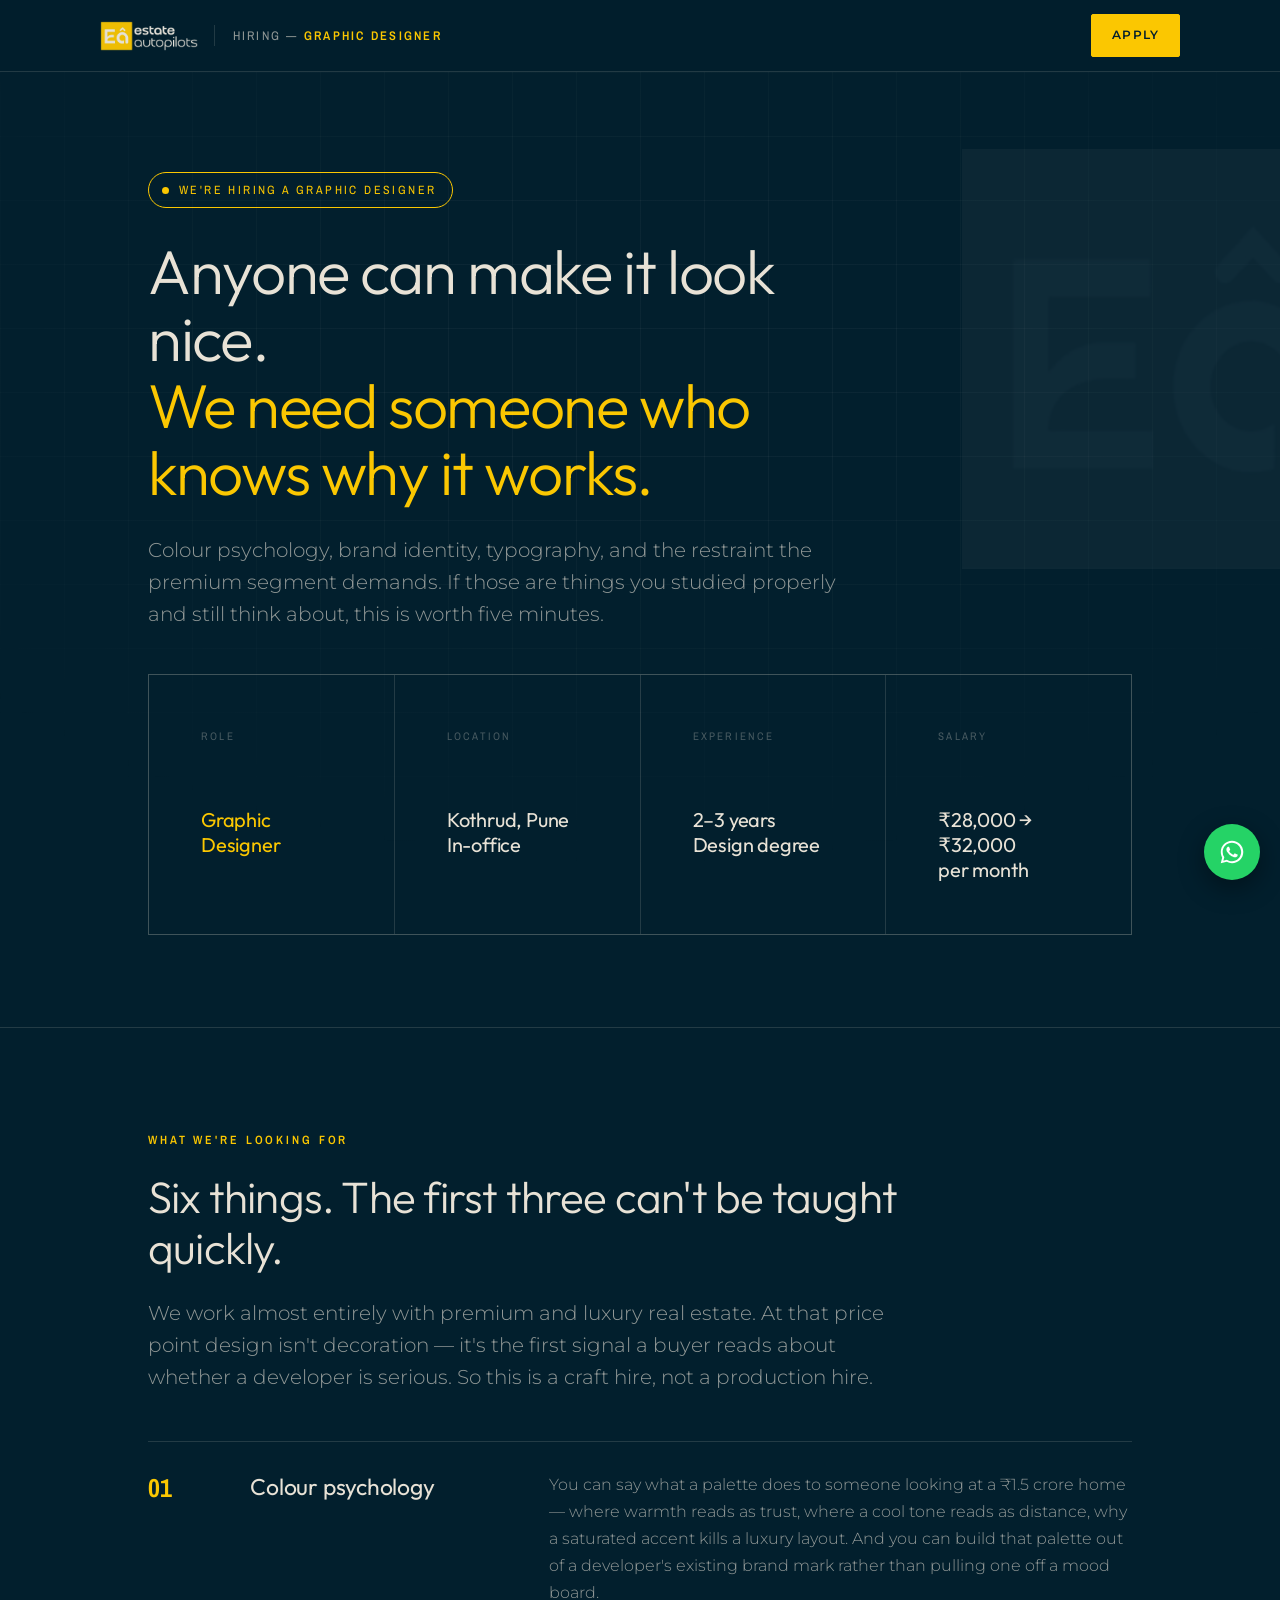
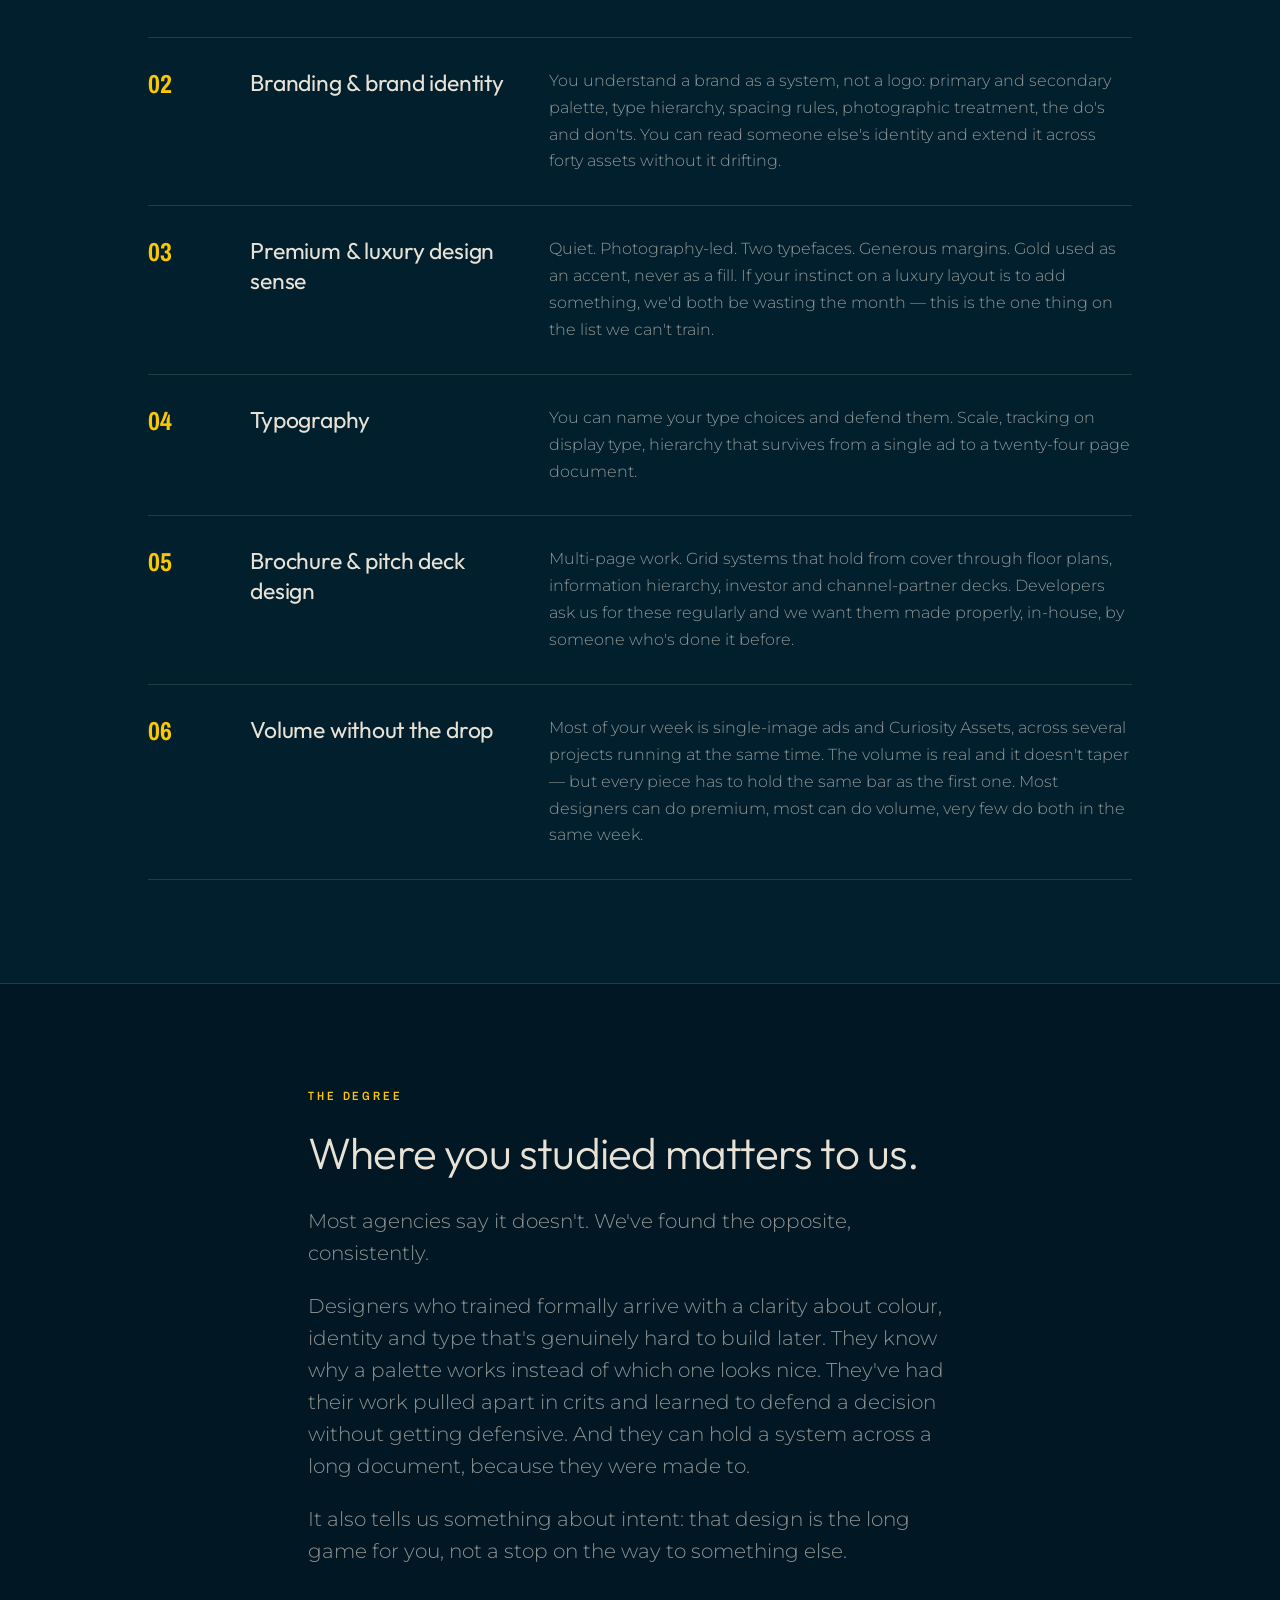
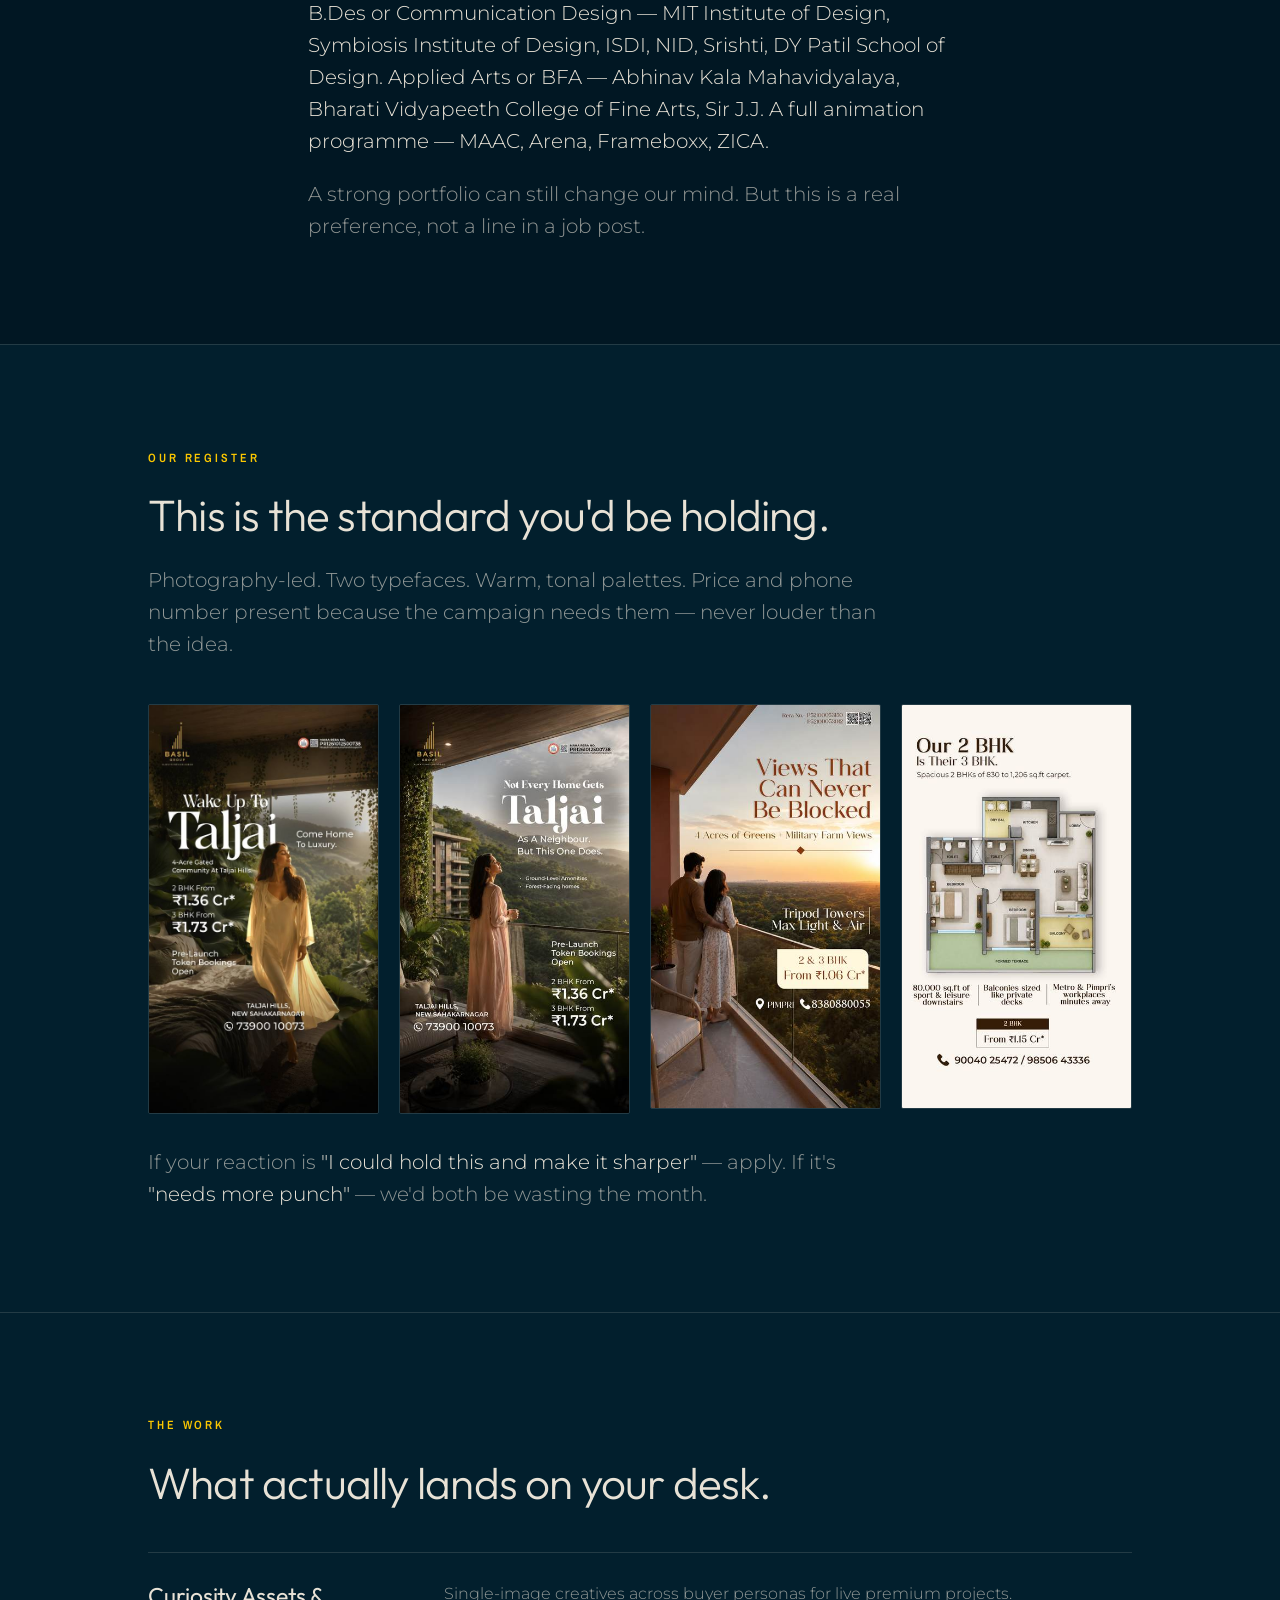
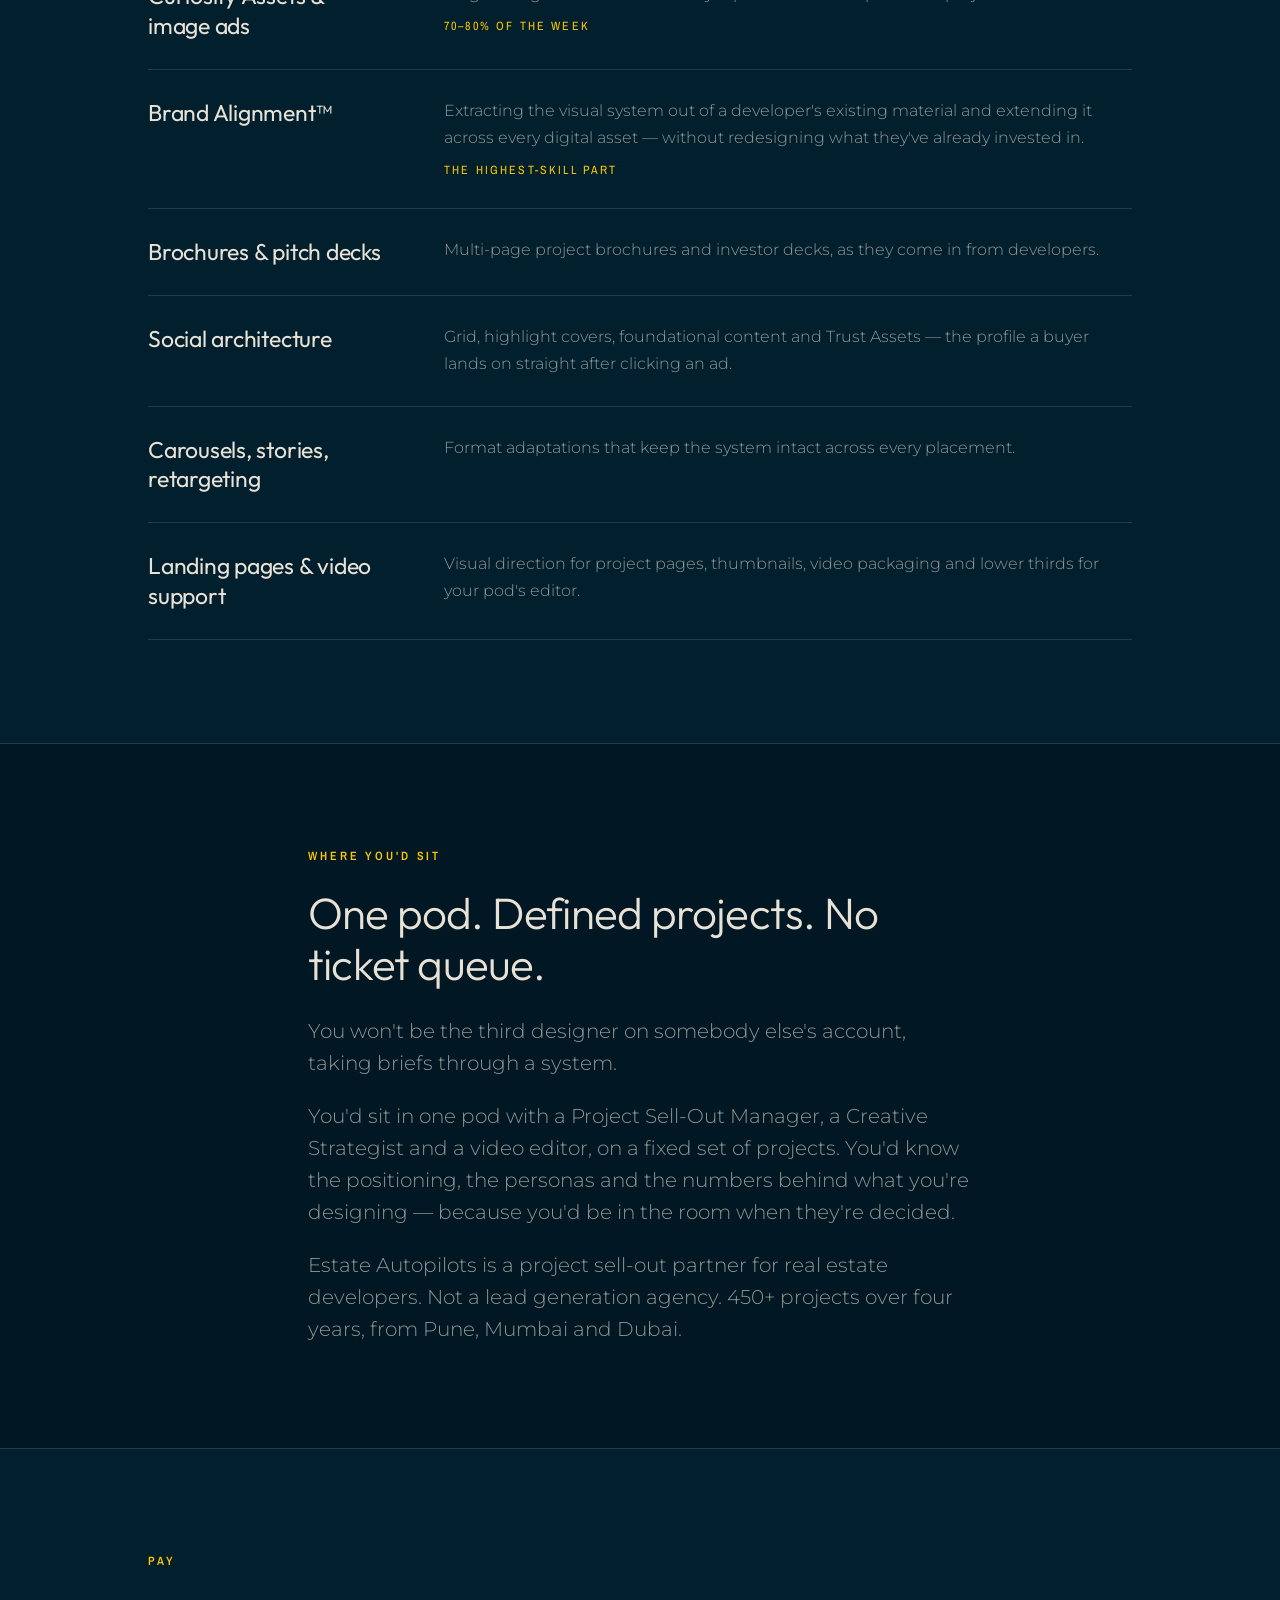
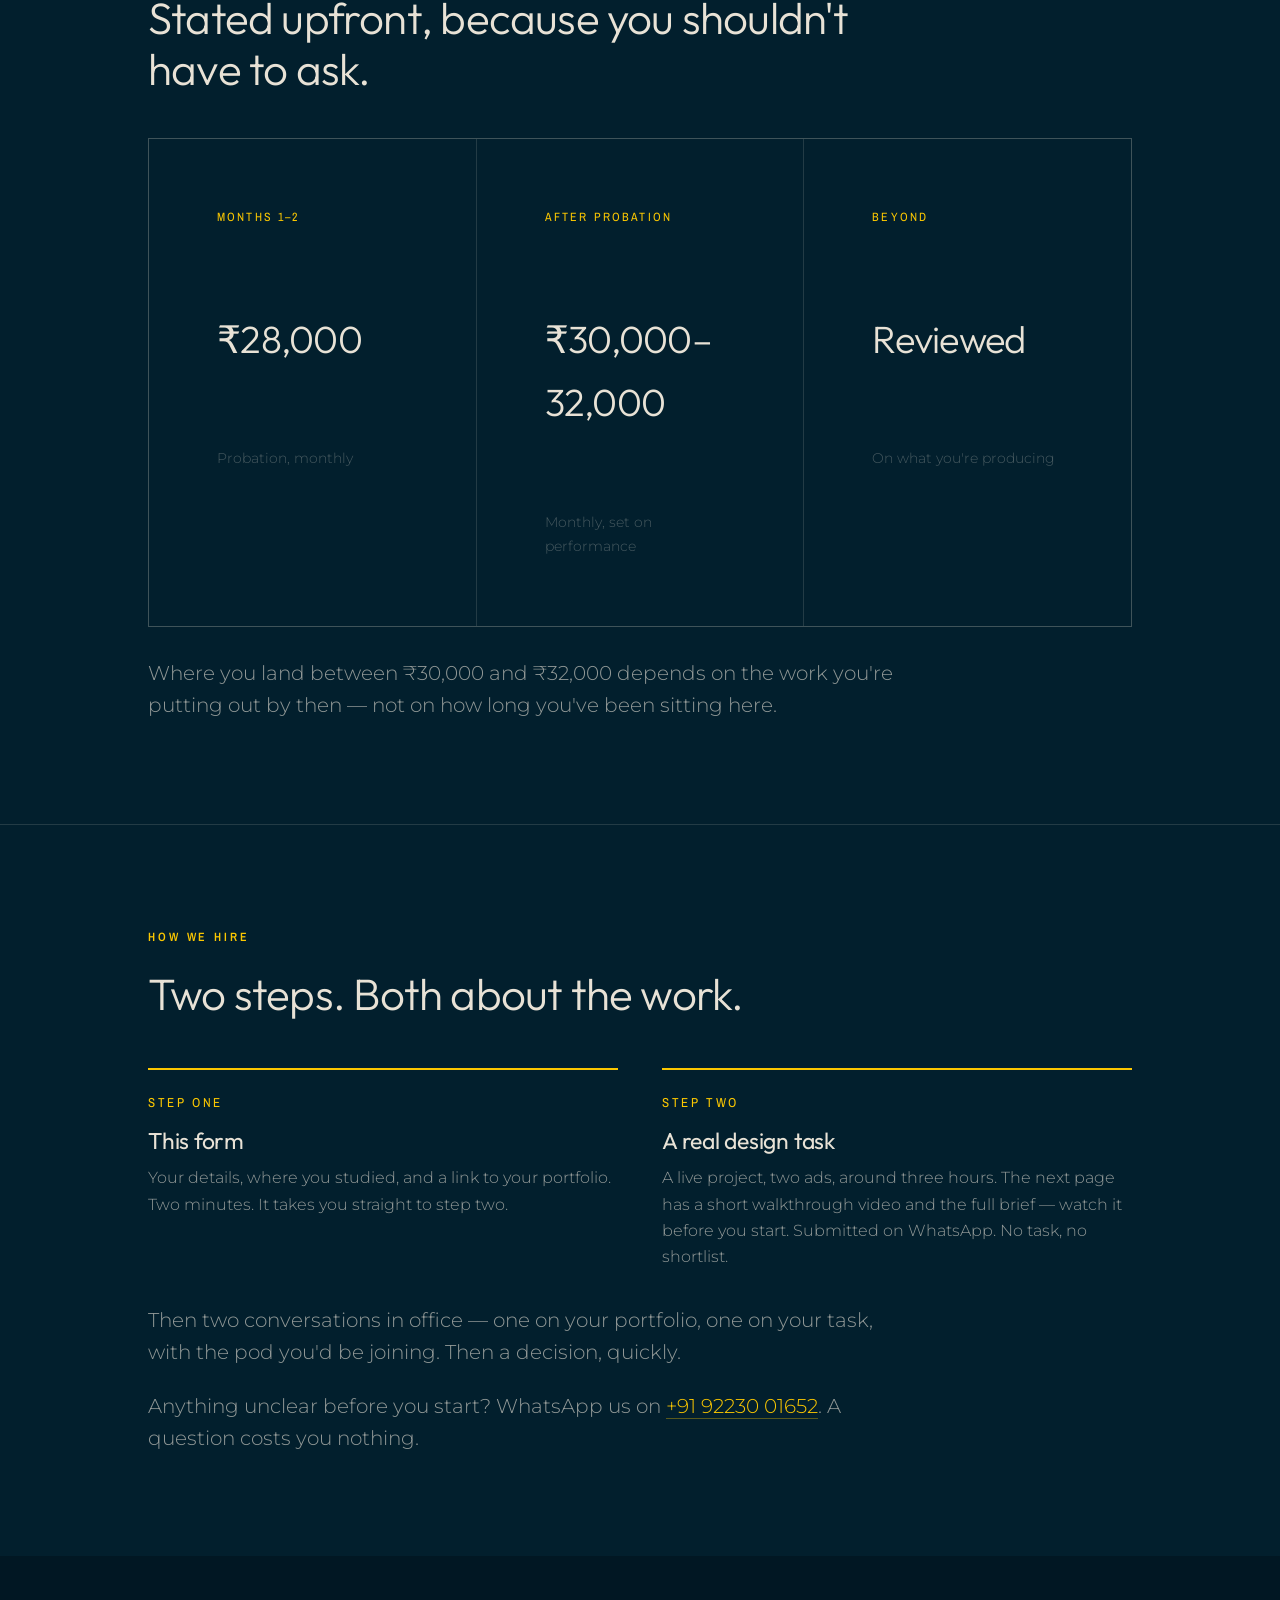
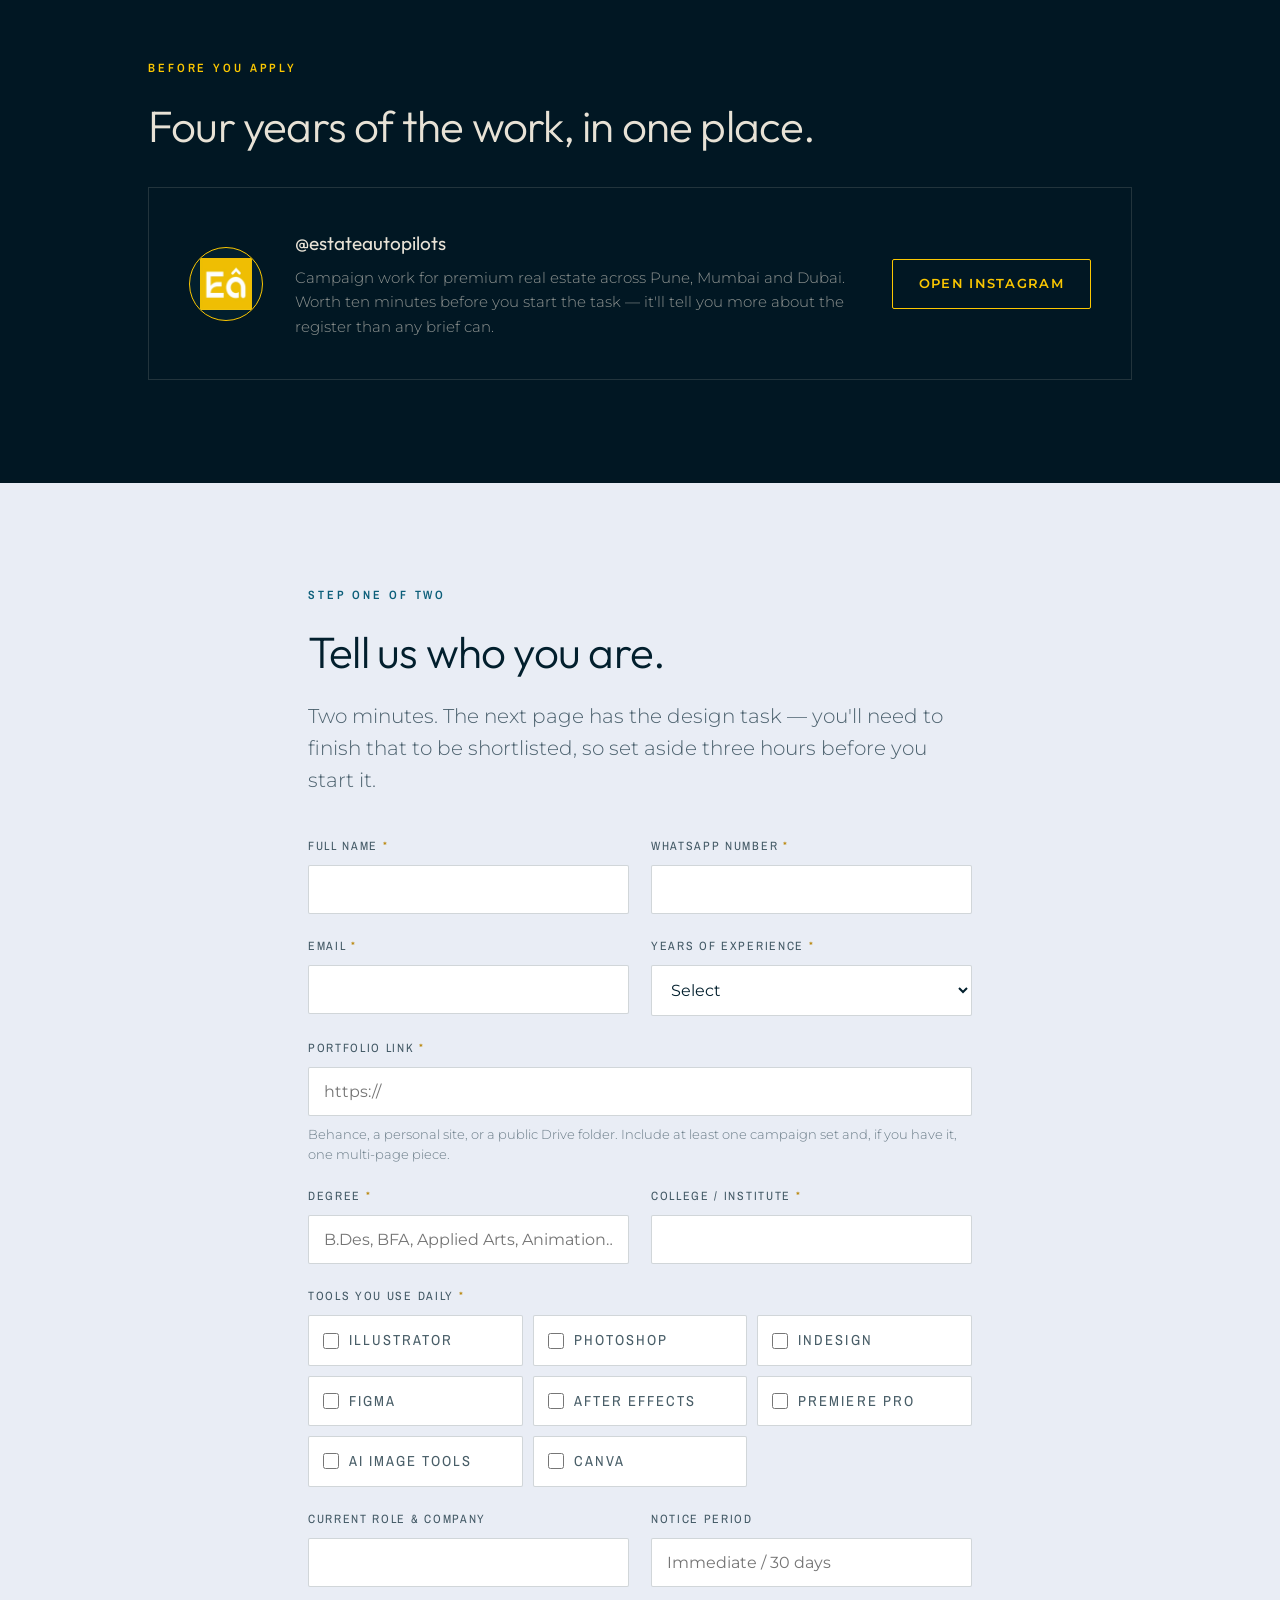
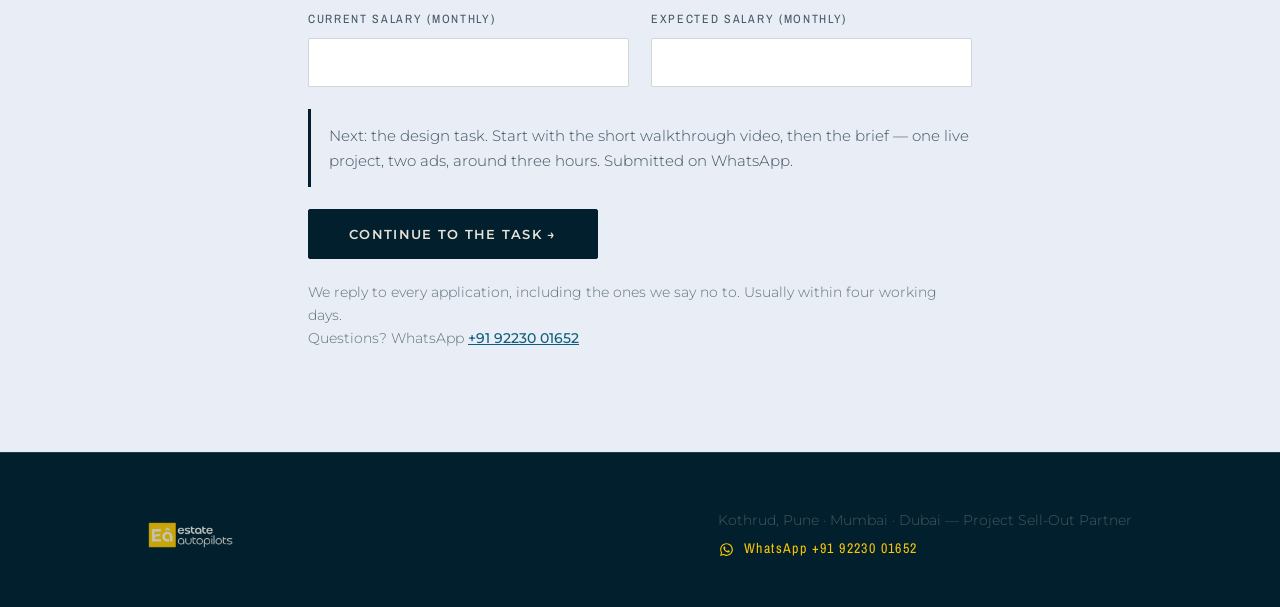
<file: index.html>
<!DOCTYPE html>
<html lang="en">
<head>
<meta charset="UTF-8">
<meta name="viewport" content="width=device-width, initial-scale=1.0">
<title>Hiring: Graphic Designer — Estate Autopilots | Kothrud, Pune</title>
<meta name="description" content="Estate Autopilots is hiring a Graphic Designer who understands colour psychology, brand identity and premium design. Kothrud, Pune. Design degree preferred.">
<meta property="og:title" content="Hiring: Graphic Designer — Kothrud, Pune">
<meta property="og:description" content="Colour psychology, brand identity, premium design sense. Apply with a real design task.">
<meta property="og:type" content="website">

<!-- ============ META PIXEL ============ -->
<script>
!function(f,b,e,v,n,t,s){if(f.fbq)return;n=f.fbq=function(){n.callMethod?
n.callMethod.apply(n,arguments):n.queue.push(arguments)};if(!f._fbq)f._fbq=n;
n.push=n;n.loaded=!0;n.version='2.0';n.queue=[];t=b.createElement(e);t.async=!0;
t.src=v;s=b.getElementsByTagName(e)[0];s.parentNode.insertBefore(t,s)}(window,
document,'script','https://connect.facebook.net/en_US/fbevents.js');
fbq('init','919895820554758'); fbq('track','PageView');
</script>
<noscript><img height="1" width="1" style="display:none"
src="https://www.facebook.com/tr?id=919895820554758&ev=PageView&noscript=1"/></noscript>
<!-- =========================================================== -->

<link rel="preconnect" href="https://fonts.googleapis.com">
<link rel="preconnect" href="https://fonts.gstatic.com" crossorigin>
<link href="https://fonts.googleapis.com/css2?family=Outfit:wght@200;300;400;500;600&family=Archivo+Narrow:wght@500;600;700&family=Montserrat:wght@300;400;500;600&display=swap" rel="stylesheet">

<style>
:root{
  --midnight:#021f2d; --ink:#011723; --gold:#fbc701;
  --stone:#e8e2d6; --concrete:#e9edf5;
  --stone-dim:rgba(232,226,214,.62); --stone-faint:rgba(232,226,214,.30);
  --rule:rgba(232,226,214,.14);
  --display:'Outfit',system-ui,sans-serif;
  --util:'Archivo Narrow','Outfit',sans-serif;
  --body:'Montserrat',system-ui,sans-serif;
  --pad:clamp(48px,8vw,104px);
}
*{box-sizing:border-box;margin:0;padding:0}
html{scroll-behavior:smooth}
body{background:var(--midnight);color:var(--stone);font-family:var(--body);
  font-size:17px;line-height:1.68;font-weight:300;-webkit-font-smoothing:antialiased;overflow-x:hidden}
img{max-width:100%;display:block}
a{color:inherit}
.wrap{max-width:1080px;margin:0 auto;padding:0 clamp(20px,5vw,48px)}
.narrow{max-width:760px}
section{position:relative;padding:var(--pad) 0}
.rule{height:1px;background:var(--rule);border:0}
.grid-bg{position:absolute;inset:0;pointer-events:none;
  background-image:linear-gradient(rgba(232,226,214,.045) 1px,transparent 1px),
    linear-gradient(90deg,rgba(232,226,214,.045) 1px,transparent 1px);
  background-size:64px 64px;
  mask-image:radial-gradient(ellipse 90% 70% at 50% 30%,#000 20%,transparent 78%);
  -webkit-mask-image:radial-gradient(ellipse 90% 70% at 50% 30%,#000 20%,transparent 78%)}

header.site{position:sticky;top:0;z-index:60;background:rgba(2,31,45,.92);
  backdrop-filter:blur(14px);-webkit-backdrop-filter:blur(14px);border-bottom:1px solid var(--rule)}
header.site .bar{display:flex;align-items:center;gap:16px;padding:14px 0}
header.site .mark{height:30px;width:auto;flex:none}
header.site .role{font-family:var(--util);font-size:12.5px;letter-spacing:.18em;
  text-transform:uppercase;color:var(--stone-dim);padding-left:18px;border-left:1px solid var(--rule)}
header.site .role b{color:var(--gold);font-weight:600}
header.site .btn{margin-left:auto;padding:11px 20px;font-size:11.5px}

.btn{display:inline-block;font-family:var(--body);font-weight:600;font-size:13px;
  letter-spacing:.10em;text-transform:uppercase;padding:13px 26px;border-radius:2px;
  text-decoration:none;cursor:pointer;border:1px solid var(--gold);background:var(--gold);
  color:var(--midnight);transition:background .22s ease,color .22s ease}
.btn:hover{background:transparent;color:var(--gold)}
.btn.ghost{background:transparent;color:var(--gold)}
.btn.ghost:hover{background:var(--gold);color:var(--midnight)}

.kicker{font-family:var(--util);font-weight:600;font-size:12px;letter-spacing:.24em;
  text-transform:uppercase;color:var(--gold);margin-bottom:22px}
.kicker.dim{color:var(--stone-faint)}
h1{font-family:var(--display);font-weight:300;font-size:clamp(34px,6.2vw,62px);line-height:1.08;letter-spacing:-.022em}
h2{font-family:var(--display);font-weight:300;font-size:clamp(27px,4.2vw,44px);line-height:1.15;letter-spacing:-.018em}
h3{font-family:var(--display);font-weight:400;font-size:clamp(19px,2.3vw,23px);line-height:1.3;letter-spacing:-.01em}
.gold{color:var(--gold)}
.lede{font-size:clamp(17px,2vw,20px);line-height:1.6;color:var(--stone-dim);font-weight:300}
p+p{margin-top:1.05em}

.hero{padding-top:clamp(52px,9vw,100px);padding-bottom:clamp(52px,8vw,92px);overflow:hidden}
.hero .watermark{position:absolute;right:-8%;top:8%;width:min(46vw,420px);opacity:.05;pointer-events:none;filter:grayscale(1)}
.badge{display:inline-flex;align-items:center;gap:10px;border:1px solid var(--gold);
  border-radius:99px;padding:7px 16px 7px 13px;font-family:var(--util);font-size:12px;
  letter-spacing:.2em;text-transform:uppercase;color:var(--gold);margin-bottom:30px}
.badge i{width:7px;height:7px;border-radius:50%;background:var(--gold);display:block}
.hero h1{max-width:17ch}
.hero .lede{margin-top:28px;max-width:54ch}
.plate{display:grid;grid-template-columns:repeat(4,1fr);gap:1px;background:var(--rule);
  border:1px solid var(--rule);margin-top:44px}
.plate div{background:var(--midnight);padding:clamp(18px,2.6vw,26px)}
.plate .lb{font-family:var(--util);font-size:11px;letter-spacing:.2em;text-transform:uppercase;
  color:var(--stone-faint);margin-bottom:9px}
.plate .vl{font-family:var(--display);font-weight:400;font-size:clamp(16px,2.1vw,20px);line-height:1.25;letter-spacing:-.01em}
.plate .vl.hi{color:var(--gold)}

/* numbered capability list */
.caps{margin-top:48px;border-top:1px solid var(--rule)}
.cap{display:grid;grid-template-columns:64px minmax(0,260px) 1fr;gap:0 clamp(16px,3vw,40px);
  padding:30px 0;border-bottom:1px solid var(--rule);align-items:start}
.cap .n{font-family:var(--util);font-weight:700;font-size:clamp(20px,2.6vw,26px);color:var(--gold);line-height:1.2}
.cap h3{margin:0}
.cap p{color:var(--stone-dim);font-size:16px}

.gal{display:grid;grid-template-columns:repeat(4,1fr);gap:clamp(12px,2vw,20px);margin-top:44px}
.gal img{width:100%;border-radius:2px;border:1px solid var(--rule)}

.list{margin-top:44px;border-top:1px solid var(--rule)}
.item{display:grid;grid-template-columns:minmax(0,240px) 1fr;gap:8px clamp(20px,5vw,56px);
  padding:28px 0;border-bottom:1px solid var(--rule)}
.item h3{margin:0}
.item p{color:var(--stone-dim);font-size:16px}
.item .pct{font-family:var(--util);font-size:12px;letter-spacing:.18em;text-transform:uppercase;color:var(--gold);margin-top:8px}

.steps{display:grid;grid-template-columns:repeat(2,1fr);gap:clamp(20px,4vw,44px);margin-top:48px}
.step{border-top:2px solid var(--gold);padding-top:22px}
.step .n{font-family:var(--util);font-size:13px;letter-spacing:.2em;color:var(--gold);text-transform:uppercase;margin-bottom:12px}
.step p{font-size:15.5px;color:var(--stone-dim);margin-top:10px}

.pay{display:grid;grid-template-columns:repeat(3,1fr);gap:1px;background:var(--rule);
  border:1px solid var(--rule);margin-top:44px}
.pay div{background:var(--midnight);padding:clamp(22px,3.4vw,34px)}
.pay .amt{font-family:var(--display);font-weight:300;font-size:clamp(25px,3.8vw,38px);letter-spacing:-.02em;color:var(--stone)}
.pay .when{font-family:var(--util);font-size:12px;letter-spacing:.18em;text-transform:uppercase;color:var(--gold);margin-bottom:12px}
.pay .sub{font-size:14px;color:var(--stone-faint);margin-top:8px}

.ig{background:var(--ink)}
.ig-card{display:flex;align-items:center;gap:clamp(18px,3vw,32px);flex-wrap:wrap;
  border:1px solid var(--rule);padding:clamp(24px,4vw,40px);margin-top:36px;text-decoration:none}
.ig-card .av{width:74px;height:74px;border-radius:50%;flex:none;background:var(--midnight);
  border:1px solid var(--gold);display:grid;place-items:center;overflow:hidden}
.ig-card .av img{width:52px}
.ig-card .meta{flex:1;min-width:200px}
.ig-card .handle{font-family:var(--display);font-size:19px;font-weight:400}
.ig-card .desc{font-size:14.5px;color:var(--stone-dim);margin-top:6px}

.form-sec{background:var(--concrete);color:var(--midnight)}
.form-sec .kicker{color:#0d5f7a}
.form-sec h2{color:var(--midnight)}
.form-sec .lede{color:rgba(2,31,45,.68)}
form{margin-top:40px;display:grid;gap:22px}
.row{display:grid;grid-template-columns:1fr 1fr;gap:22px}
.field{display:flex;flex-direction:column;gap:9px}
label{font-family:var(--util);font-size:12px;letter-spacing:.14em;text-transform:uppercase;color:rgba(2,31,45,.72)}
label .req{color:#b9860a}
input,select{font-family:var(--body);font-size:16px;color:var(--midnight);background:#fff;
  border:1px solid rgba(2,31,45,.18);border-radius:2px;padding:14px 15px;width:100%;
  transition:border-color .18s ease,box-shadow .18s ease}
input:focus,select:focus{outline:none;border-color:var(--midnight);box-shadow:0 0 0 3px rgba(251,199,1,.35)}
.hint{font-size:13px;color:rgba(2,31,45,.55);line-height:1.5}
.checks{display:grid;grid-template-columns:repeat(auto-fit,minmax(160px,1fr));gap:10px}
.check{display:flex;align-items:center;gap:10px;background:#fff;border:1px solid rgba(2,31,45,.18);
  border-radius:2px;padding:12px 14px;font-size:14.5px;cursor:pointer}
.check input{accent-color:var(--midnight);width:16px;height:16px}
.form-sec .btn{border-color:var(--midnight);background:var(--midnight);color:var(--stone);
  justify-self:start;padding:16px 40px}
.form-sec .btn:hover{background:transparent;color:var(--midnight)}
.formnote{font-size:13.5px;color:rgba(2,31,45,.6)}
.nextnote{border-left:3px solid var(--midnight);padding:14px 0 14px 18px;font-size:15px;color:rgba(2,31,45,.75)}

footer.site{padding:56px 0 46px;border-top:1px solid var(--rule)}
footer.site .fbar{display:flex;justify-content:space-between;align-items:center;gap:22px;flex-wrap:wrap}
footer.site img{height:26px;opacity:.85}
footer.site .fmeta{font-size:13.5px;color:var(--stone-faint)}
footer.site .fwa{display:flex;align-items:center;gap:9px;font-family:var(--util);font-size:14px;
  letter-spacing:.10em;color:var(--gold);text-decoration:none;margin-top:6px}
footer.site .fwa svg{width:17px;height:17px;fill:var(--gold);flex:none}

.wa{position:fixed;right:20px;bottom:20px;z-index:70;width:56px;height:56px;border-radius:50%;
  background:#25D366;display:grid;place-items:center;box-shadow:0 8px 26px rgba(0,0,0,.4);transition:transform .2s ease}
.wa:hover{transform:scale(1.07)}
.wa svg{width:30px;height:30px;fill:#fff}

@media(max-width:900px){.plate{grid-template-columns:1fr 1fr}}
@media(max-width:820px){
  .row,.item,.pay,.steps{grid-template-columns:1fr}
  .cap{grid-template-columns:44px 1fr;gap:4px 18px}
  .cap h3{grid-column:2}
  .cap p{grid-column:2;margin-top:6px}
  .pay div{border-bottom:1px solid var(--rule)}
  header.site .role{display:none}
  .gal{grid-template-columns:1fr 1fr}
}
@media(max-width:560px){body{font-size:16px}header.site .mark{height:25px}}
@media(prefers-reduced-motion:reduce){*{animation:none!important;transition:none!important}html{scroll-behavior:auto}}
:focus-visible{outline:2px solid var(--gold);outline-offset:3px}
</style>
</head>
<body>

<header class="site">
  <div class="wrap bar">
    <img class="mark" src="[data-uri]" alt="Estate Autopilots">
    <span class="role">Hiring — <b>Graphic Designer</b></span>
    <a class="btn" href="#apply">Apply</a>
  </div>
</header>

<!-- ===== HERO ===== -->
<section class="hero">
  <div class="grid-bg"></div>
  <img class="watermark" src="[data-uri]" alt="">
  <div class="wrap">
    <div class="badge"><i></i>We're hiring a Graphic Designer</div>
    <h1>Anyone can make it look nice.<br><span class="gold">We need someone who knows why it works.</span></h1>
    <p class="lede">Colour psychology, brand identity, typography, and the restraint the premium segment demands. If those are things you studied properly and still think about, this is worth five minutes.</p>

    <div class="plate">
      <div><div class="lb">Role</div><div class="vl hi">Graphic Designer</div></div>
      <div><div class="lb">Location</div><div class="vl">Kothrud, Pune<br>In-office</div></div>
      <div><div class="lb">Experience</div><div class="vl">2–3 years<br>Design degree</div></div>
      <div><div class="lb">Salary</div><div class="vl">₹28,000 → ₹32,000<br>per month</div></div>
    </div>
  </div>
</section>

<hr class="rule">

<!-- ===== WHAT WE'RE LOOKING FOR ===== -->
<section>
  <div class="wrap">
    <div class="kicker">What we're looking for</div>
    <h2 class="narrow">Six things. The first three can't be taught quickly.</h2>
    <p class="lede narrow" style="margin-top:24px">We work almost entirely with premium and luxury real estate. At that price point design isn't decoration — it's the first signal a buyer reads about whether a developer is serious. So this is a craft hire, not a production hire.</p>

    <div class="caps">
      <div class="cap">
        <div class="n">01</div>
        <h3>Colour psychology</h3>
        <p>You can say what a palette does to someone looking at a ₹1.5 crore home — where warmth reads as trust, where a cool tone reads as distance, why a saturated accent kills a luxury layout. And you can build that palette out of a developer's existing brand mark rather than pulling one off a mood board.</p>
      </div>
      <div class="cap">
        <div class="n">02</div>
        <h3>Branding &amp; brand identity</h3>
        <p>You understand a brand as a system, not a logo: primary and secondary palette, type hierarchy, spacing rules, photographic treatment, the do's and don'ts. You can read someone else's identity and extend it across forty assets without it drifting.</p>
      </div>
      <div class="cap">
        <div class="n">03</div>
        <h3>Premium &amp; luxury design sense</h3>
        <p>Quiet. Photography-led. Two typefaces. Generous margins. Gold used as an accent, never as a fill. If your instinct on a luxury layout is to add something, we'd both be wasting the month — this is the one thing on the list we can't train.</p>
      </div>
      <div class="cap">
        <div class="n">04</div>
        <h3>Typography</h3>
        <p>You can name your type choices and defend them. Scale, tracking on display type, hierarchy that survives from a single ad to a twenty-four page document.</p>
      </div>
      <div class="cap">
        <div class="n">05</div>
        <h3>Brochure &amp; pitch deck design</h3>
        <p>Multi-page work. Grid systems that hold from cover through floor plans, information hierarchy, investor and channel-partner decks. Developers ask us for these regularly and we want them made properly, in-house, by someone who's done it before.</p>
      </div>
      <div class="cap">
        <div class="n">06</div>
        <h3>Volume without the drop</h3>
        <p>Most of your week is single-image ads and Curiosity Assets, across several projects running at the same time. The volume is real and it doesn't taper — but every piece has to hold the same bar as the first one. Most designers can do premium, most can do volume, very few do both in the same week.</p>
      </div>
    </div>
  </div>
</section>

<hr class="rule">

<!-- ===== THE DEGREE ===== -->
<section class="ig">
  <div class="wrap narrow">
    <div class="kicker">The degree</div>
    <h2>Where you studied matters to us.</h2>
    <p class="lede" style="margin-top:26px">Most agencies say it doesn't. We've found the opposite, consistently.</p>
    <p class="lede">Designers who trained formally arrive with a clarity about colour, identity and type that's genuinely hard to build later. They know why a palette works instead of which one looks nice. They've had their work pulled apart in crits and learned to defend a decision without getting defensive. And they can hold a system across a long document, because they were made to.</p>
    <p class="lede">It also tells us something about intent: that design is the long game for you, not a stop on the way to something else.</p>
    <p class="lede" style="color:var(--stone);margin-top:30px">B.Des or Communication Design — MIT Institute of Design, Symbiosis Institute of Design, ISDI, NID, Srishti, DY Patil School of Design. Applied Arts or BFA — Abhinav Kala Mahavidyalaya, Bharati Vidyapeeth College of Fine Arts, Sir J.J. A full animation programme — MAAC, Arena, Frameboxx, ZICA.</p>
    <p class="lede">A strong portfolio can still change our mind. But this is a real preference, not a line in a job post.</p>
  </div>
</section>

<hr class="rule">

<!-- ===== OUR REGISTER ===== -->
<section>
  <div class="wrap">
    <div class="kicker">Our register</div>
    <h2 class="narrow">This is the standard you'd be holding.</h2>
    <p class="lede narrow" style="margin-top:24px">Photography-led. Two typefaces. Warm, tonal palettes. Price and phone number present because the campaign needs them — never louder than the idea.</p>
    <div class="gal">
      <img src="[data-uri]" alt="Campaign creative">
      <img src="[data-uri]" alt="Campaign creative">
      <img src="[data-uri]" alt="Campaign creative">
      <img src="[data-uri]" alt="Floor plan asset">
    </div>
    <p class="lede narrow" style="margin-top:32px">If your reaction is <em style="font-style:normal;color:var(--stone)">"I could hold this and make it sharper"</em> — apply. If it's <em style="font-style:normal;color:var(--stone)">"needs more punch"</em> — we'd both be wasting the month.</p>
  </div>
</section>

<hr class="rule">

<!-- ===== THE WORK ===== -->
<section>
  <div class="wrap">
    <div class="kicker">The work</div>
    <h2 class="narrow">What actually lands on your desk.</h2>
    <div class="list">
      <div class="item">
        <h3>Curiosity Assets &amp; image ads</h3>
        <div><p>Single-image creatives across buyer personas for live premium projects.</p><div class="pct">70–80% of the week</div></div>
      </div>
      <div class="item">
        <h3>Brand Alignment™</h3>
        <div><p>Extracting the visual system out of a developer's existing material and extending it across every digital asset — without redesigning what they've already invested in.</p><div class="pct">The highest-skill part</div></div>
      </div>
      <div class="item">
        <h3>Brochures &amp; pitch decks</h3>
        <div><p>Multi-page project brochures and investor decks, as they come in from developers.</p></div>
      </div>
      <div class="item">
        <h3>Social architecture</h3>
        <div><p>Grid, highlight covers, foundational content and Trust Assets — the profile a buyer lands on straight after clicking an ad.</p></div>
      </div>
      <div class="item">
        <h3>Carousels, stories, retargeting</h3>
        <div><p>Format adaptations that keep the system intact across every placement.</p></div>
      </div>
      <div class="item">
        <h3>Landing pages &amp; video support</h3>
        <div><p>Visual direction for project pages, thumbnails, video packaging and lower thirds for your pod's editor.</p></div>
      </div>
    </div>
  </div>
</section>

<hr class="rule">

<!-- ===== POD ===== -->
<section class="ig">
  <div class="wrap narrow">
    <div class="kicker">Where you'd sit</div>
    <h2>One pod. Defined projects. No ticket queue.</h2>
    <p class="lede" style="margin-top:26px">You won't be the third designer on somebody else's account, taking briefs through a system.</p>
    <p class="lede">You'd sit in one pod with a Project Sell-Out Manager, a Creative Strategist and a video editor, on a fixed set of projects. You'd know the positioning, the personas and the numbers behind what you're designing — because you'd be in the room when they're decided.</p>
    <p class="lede">Estate Autopilots is a project sell-out partner for real estate developers. Not a lead generation agency. 450+ projects over four years, from Pune, Mumbai and Dubai.</p>
  </div>
</section>

<hr class="rule">

<!-- ===== PAY ===== -->
<section>
  <div class="wrap">
    <div class="kicker">Pay</div>
    <h2 class="narrow">Stated upfront, because you shouldn't have to ask.</h2>
    <div class="pay">
      <div><div class="when">Months 1–2</div><div class="amt">₹28,000</div><div class="sub">Probation, monthly</div></div>
      <div><div class="when">After probation</div><div class="amt">₹30,000–32,000</div><div class="sub">Monthly, set on performance</div></div>
      <div><div class="when">Beyond</div><div class="amt">Reviewed</div><div class="sub">On what you're producing</div></div>
    </div>
    <p class="lede" style="margin-top:30px;max-width:58ch">Where you land between ₹30,000 and ₹32,000 depends on the work you're putting out by then — not on how long you've been sitting here.</p>
  </div>
</section>

<hr class="rule">

<!-- ===== HOW WE HIRE ===== -->
<section>
  <div class="wrap">
    <div class="kicker">How we hire</div>
    <h2 class="narrow">Two steps. Both about the work.</h2>
    <div class="steps">
      <div class="step">
        <div class="n">Step one</div>
        <h3>This form</h3>
        <p>Your details, where you studied, and a link to your portfolio. Two minutes. It takes you straight to step two.</p>
      </div>
      <div class="step">
        <div class="n">Step two</div>
        <h3>A real design task</h3>
        <p>A live project, two ads, around three hours. The next page has a short walkthrough video and the full brief — watch it before you start. Submitted on WhatsApp. No task, no shortlist.</p>
      </div>
    </div>
    <p class="lede narrow" style="margin-top:34px">Then two conversations in office — one on your portfolio, one on your task, with the pod you'd be joining. Then a decision, quickly.</p>
    <p class="lede narrow" style="margin-top:22px">Anything unclear before you start? WhatsApp us on <a href="https://wa.me/919223001652?text=Hi%2C%20I%20have%20a%20question%20about%20the%20Graphic%20Designer%20role." target="_blank" rel="noopener" style="color:var(--gold);text-decoration:none;border-bottom:1px solid rgba(251,199,1,.35)">+91 92230 01652</a>. A question costs you nothing.</p>
  </div>
</section>

<!-- ===== INSTAGRAM ===== -->
<section class="ig">
  <div class="wrap">
    <div class="kicker">Before you apply</div>
    <h2 class="narrow">Four years of the work, in one place.</h2>
    <a class="ig-card" href="https://www.instagram.com/estateautopilots/" target="_blank" rel="noopener">
      <span class="av"><img src="[data-uri]" alt=""></span>
      <span class="meta">
        <span class="handle">@estateautopilots</span>
        <span class="desc" style="display:block">Campaign work for premium real estate across Pune, Mumbai and Dubai. Worth ten minutes before you start the task — it'll tell you more about the register than any brief can.</span>
      </span>
      <span class="btn ghost">Open Instagram</span>
    </a>
  </div>
</section>

<!-- ===== FORM ===== -->
<section class="form-sec" id="apply">
  <div class="wrap narrow">
    <div class="kicker">Step one of two</div>
    <h2>Tell us who you are.</h2>
    <p class="lede" style="margin-top:22px">Two minutes. The next page has the design task — you'll need to finish that to be shortlisted, so set aside three hours before you start it.</p>

    <!-- ====== REPLACE action WITH YOUR FORM ENDPOINT ====== -->
    <form id="applyForm" action="https://script.google.com/macros/s/AKfycbz5Z1hbgiL8_wB2dLKaCYd7-a-HC7WRiAkP3HjrwZynXiClXa2E0cT2P9eAgLLTKXvukA/exec" method="POST">

      <div class="row">
        <div class="field">
          <label for="name">Full name <span class="req">*</span></label>
          <input id="name" name="name" type="text" required>
        </div>
        <div class="field">
          <label for="phone">WhatsApp number <span class="req">*</span></label>
          <input id="phone" name="phone" type="tel" required>
        </div>
      </div>

      <div class="row">
        <div class="field">
          <label for="email">Email <span class="req">*</span></label>
          <input id="email" name="email" type="email" required>
        </div>
        <div class="field">
          <label for="exp">Years of experience <span class="req">*</span></label>
          <select id="exp" name="experience" required>
            <option value="">Select</option>
            <option>Under 1 year</option>
            <option>1–2 years</option>
            <option>2–3 years</option>
            <option>3–4 years</option>
            <option>4+ years</option>
          </select>
        </div>
      </div>

      <div class="field">
        <label for="portfolio">Portfolio link <span class="req">*</span></label>
        <input id="portfolio" name="portfolio" type="url" placeholder="https://" required>
        <span class="hint">Behance, a personal site, or a public Drive folder. Include at least one campaign set and, if you have it, one multi-page piece.</span>
      </div>

      <div class="row">
        <div class="field">
          <label for="degree">Degree <span class="req">*</span></label>
          <input id="degree" name="degree" type="text" placeholder="B.Des, BFA, Applied Arts, Animation…" required>
        </div>
        <div class="field">
          <label for="college">College / institute <span class="req">*</span></label>
          <input id="college" name="college" type="text" required>
        </div>
      </div>

      <div class="field">
        <label>Tools you use daily <span class="req">*</span></label>
        <div class="checks">
          <label class="check"><input type="checkbox" name="tools" value="Illustrator">Illustrator</label>
          <label class="check"><input type="checkbox" name="tools" value="Photoshop">Photoshop</label>
          <label class="check"><input type="checkbox" name="tools" value="InDesign">InDesign</label>
          <label class="check"><input type="checkbox" name="tools" value="Figma">Figma</label>
          <label class="check"><input type="checkbox" name="tools" value="After Effects">After Effects</label>
          <label class="check"><input type="checkbox" name="tools" value="Premiere Pro">Premiere Pro</label>
          <label class="check"><input type="checkbox" name="tools" value="AI image tools">AI image tools</label>
          <label class="check"><input type="checkbox" name="tools" value="Canva">Canva</label>
        </div>
      </div>

      <div class="row">
        <div class="field">
          <label for="current">Current role &amp; company</label>
          <input id="current" name="current_role" type="text">
        </div>
        <div class="field">
          <label for="notice">Notice period</label>
          <input id="notice" name="notice" type="text" placeholder="Immediate / 30 days">
        </div>
      </div>

      <div class="row">
        <div class="field">
          <label for="ctc">Current salary (monthly)</label>
          <input id="ctc" name="current_ctc" type="text">
        </div>
        <div class="field">
          <label for="ectc">Expected salary (monthly)</label>
          <input id="ectc" name="expected_ctc" type="text">
        </div>
      </div>

      <input type="hidden" name="utm_source" id="utm_source">
      <input type="hidden" name="utm_campaign" id="utm_campaign">
      <input type="hidden" name="utm_content" id="utm_content">
      <input type="hidden" name="role" value="Graphic Designer — Estate Autopilots">

      <div class="nextnote">Next: the design task. Start with the short walkthrough video, then the brief — one live project, two ads, around three hours. Submitted on WhatsApp.</div>

      <button class="btn" type="submit">Continue to the task →</button>
      <p class="formnote">We reply to every application, including the ones we say no to. Usually within four working days.<br>
      Questions? WhatsApp <a href="https://wa.me/919223001652?text=Hi%2C%20I%20have%20a%20question%20about%20the%20Graphic%20Designer%20role." target="_blank" rel="noopener" style="color:#0d5f7a;font-weight:500">+91 92230 01652</a></p>
    </form>
  </div>
</section>

<footer class="site">
  <div class="wrap fbar">
    <img src="[data-uri]" alt="Estate Autopilots">
    <div>
      <div class="fmeta">Kothrud, Pune · Mumbai · Dubai — Project Sell-Out Partner</div>
      <a class="fwa" href="https://wa.me/919223001652?text=Hi%2C%20I%20have%20a%20question%20about%20the%20Graphic%20Designer%20role." target="_blank" rel="noopener">
        <svg viewBox="0 0 32 32" aria-hidden="true"><path d="M16.03 4C9.4 4 4.03 9.37 4.03 16c0 2.11.55 4.09 1.51 5.81L4 28l6.36-1.67A11.94 11.94 0 0 0 16.03 28c6.62 0 12-5.37 12-12s-5.38-12-12-12zm0 21.82c-1.86 0-3.6-.5-5.1-1.38l-.37-.22-3.77.99 1-3.67-.24-.38a9.78 9.78 0 0 1-1.5-5.24c0-5.43 4.42-9.85 9.86-9.85 5.43 0 9.85 4.42 9.85 9.85s-4.42 9.9-9.73 9.9zm5.4-7.38c-.3-.15-1.75-.86-2.02-.96-.27-.1-.47-.15-.67.15-.2.3-.77.96-.94 1.16-.17.2-.35.22-.65.07-.3-.15-1.25-.46-2.38-1.47-.88-.78-1.47-1.75-1.65-2.05-.17-.3-.02-.46.13-.61.13-.13.3-.35.45-.52.15-.17.2-.3.3-.5.1-.2.05-.37-.02-.52-.08-.15-.67-1.61-.92-2.2-.24-.58-.48-.5-.67-.51h-.57c-.2 0-.52.07-.79.37-.27.3-1.04 1.01-1.04 2.47s1.06 2.86 1.21 3.06c.15.2 2.09 3.2 5.07 4.48.71.3 1.26.49 1.69.63.71.22 1.36.19 1.87.12.57-.09 1.75-.72 2-1.41.25-.7.25-1.29.17-1.41-.07-.13-.27-.2-.57-.35z"/></svg>
        WhatsApp +91 92230 01652
      </a>
    </div>
  </div>
</footer>

<a class="wa" href="https://wa.me/919223001652?text=Hi%2C%20I%20have%20a%20question%20about%20the%20Graphic%20Designer%20role."
   target="_blank" rel="noopener" aria-label="Chat on WhatsApp">
  <svg viewBox="0 0 32 32" aria-hidden="true"><path d="M16.03 4C9.4 4 4.03 9.37 4.03 16c0 2.11.55 4.09 1.51 5.81L4 28l6.36-1.67A11.94 11.94 0 0 0 16.03 28c6.62 0 12-5.37 12-12s-5.38-12-12-12zm0 21.82c-1.86 0-3.6-.5-5.1-1.38l-.37-.22-3.77.99 1-3.67-.24-.38a9.78 9.78 0 0 1-1.5-5.24c0-5.43 4.42-9.85 9.86-9.85 5.43 0 9.85 4.42 9.85 9.85s-4.42 9.9-9.73 9.9zm5.4-7.38c-.3-.15-1.75-.86-2.02-.96-.27-.1-.47-.15-.67.15-.2.3-.77.96-.94 1.16-.17.2-.35.22-.65.07-.3-.15-1.25-.46-2.38-1.47-.88-.78-1.47-1.75-1.65-2.05-.17-.3-.02-.46.13-.61.13-.13.3-.35.45-.52.15-.17.2-.3.3-.5.1-.2.05-.37-.02-.52-.08-.15-.67-1.61-.92-2.2-.24-.58-.48-.5-.67-.51h-.57c-.2 0-.52.07-.79.37-.27.3-1.04 1.01-1.04 2.47s1.06 2.86 1.21 3.06c.15.2 2.09 3.2 5.07 4.48.71.3 1.26.49 1.69.63.71.22 1.36.19 1.87.12.57-.09 1.75-.72 2-1.41.25-.7.25-1.29.17-1.41-.07-.13-.27-.2-.57-.35z"/></svg>
</a>

<script>
// carry UTMs into the form
(function(){
  var p = new URLSearchParams(window.location.search);
  ['utm_source','utm_campaign','utm_content'].forEach(function(k){
    var el = document.getElementById(k);
    if (el) el.value = p.get(k) || '';
  });
})();

// submit, then hand off to the task page with the name attached
document.getElementById('applyForm').addEventListener('submit', function(e){
  e.preventDefault();
  var form = this;
  var btn  = form.querySelector('button[type=submit]');
  btn.disabled = true;
  btn.textContent = 'Sending…';

  var name = (form.querySelector('[name=name]').value || '').trim();
  try { sessionStorage.setItem('ea_applicant', name); } catch(err){}
  if (window.fbq) fbq('track','Lead');

  var redirected = false;
  var go = function(){
    if (!redirected) {
      redirected = true;
      window.location.href = 'task-graphic-designer.html?name=' + encodeURIComponent(name);
    }
  };

  // Consolidate tools checkboxes into comma-separated list
  var selectedTools = Array.from(form.querySelectorAll('input[name="tools"]:checked')).map(function(cb){ return cb.value; });

  var fd = new FormData(form);
  var params = new URLSearchParams();
  for (var pair of fd.entries()) {
    if (pair[0] === 'tools') continue;
    params.append(pair[0], pair[1]);
  }
  params.set('tools', selectedTools.join(', '));

  fetch(form.action, { method:'POST', body:params, mode:'no-cors' })
    .then(go).catch(go);

  // never strand the applicant if the endpoint is slow
  setTimeout(go, 2500);
});
</script>

</body>
</html>
</file>
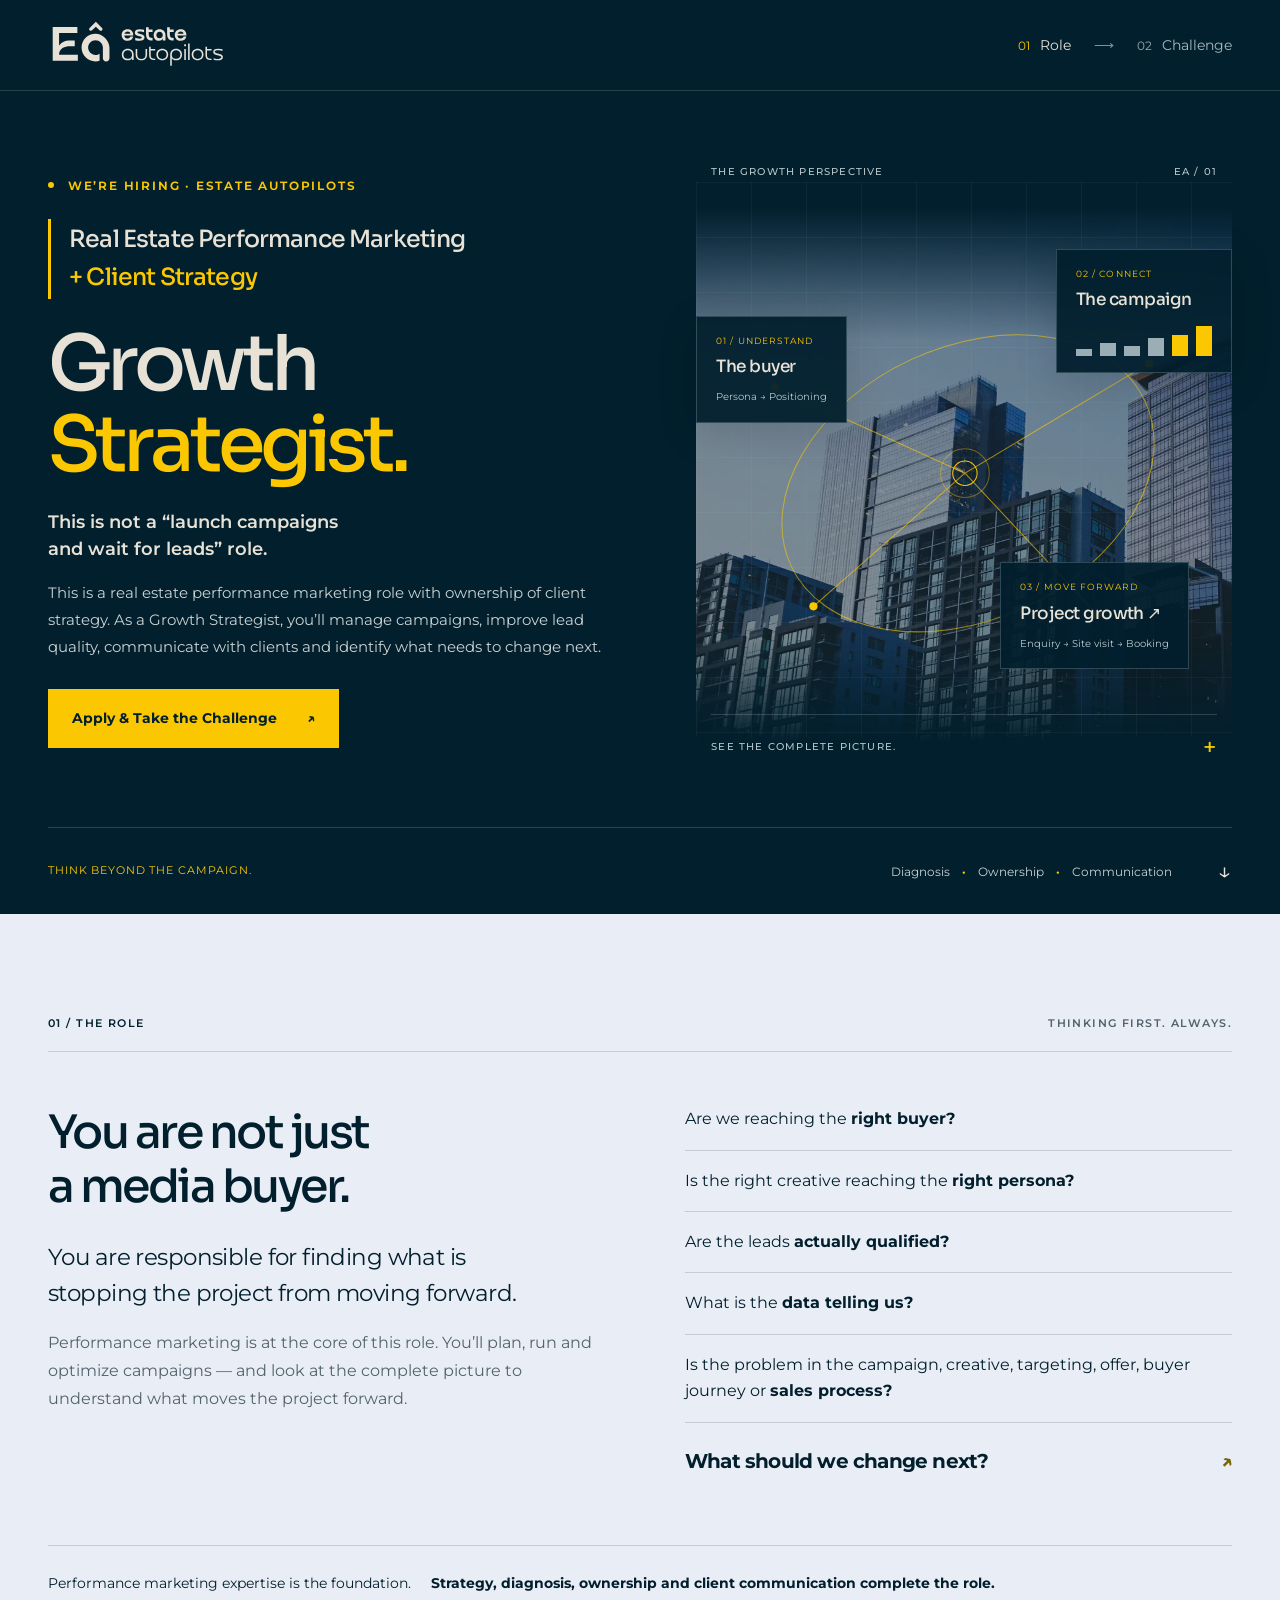
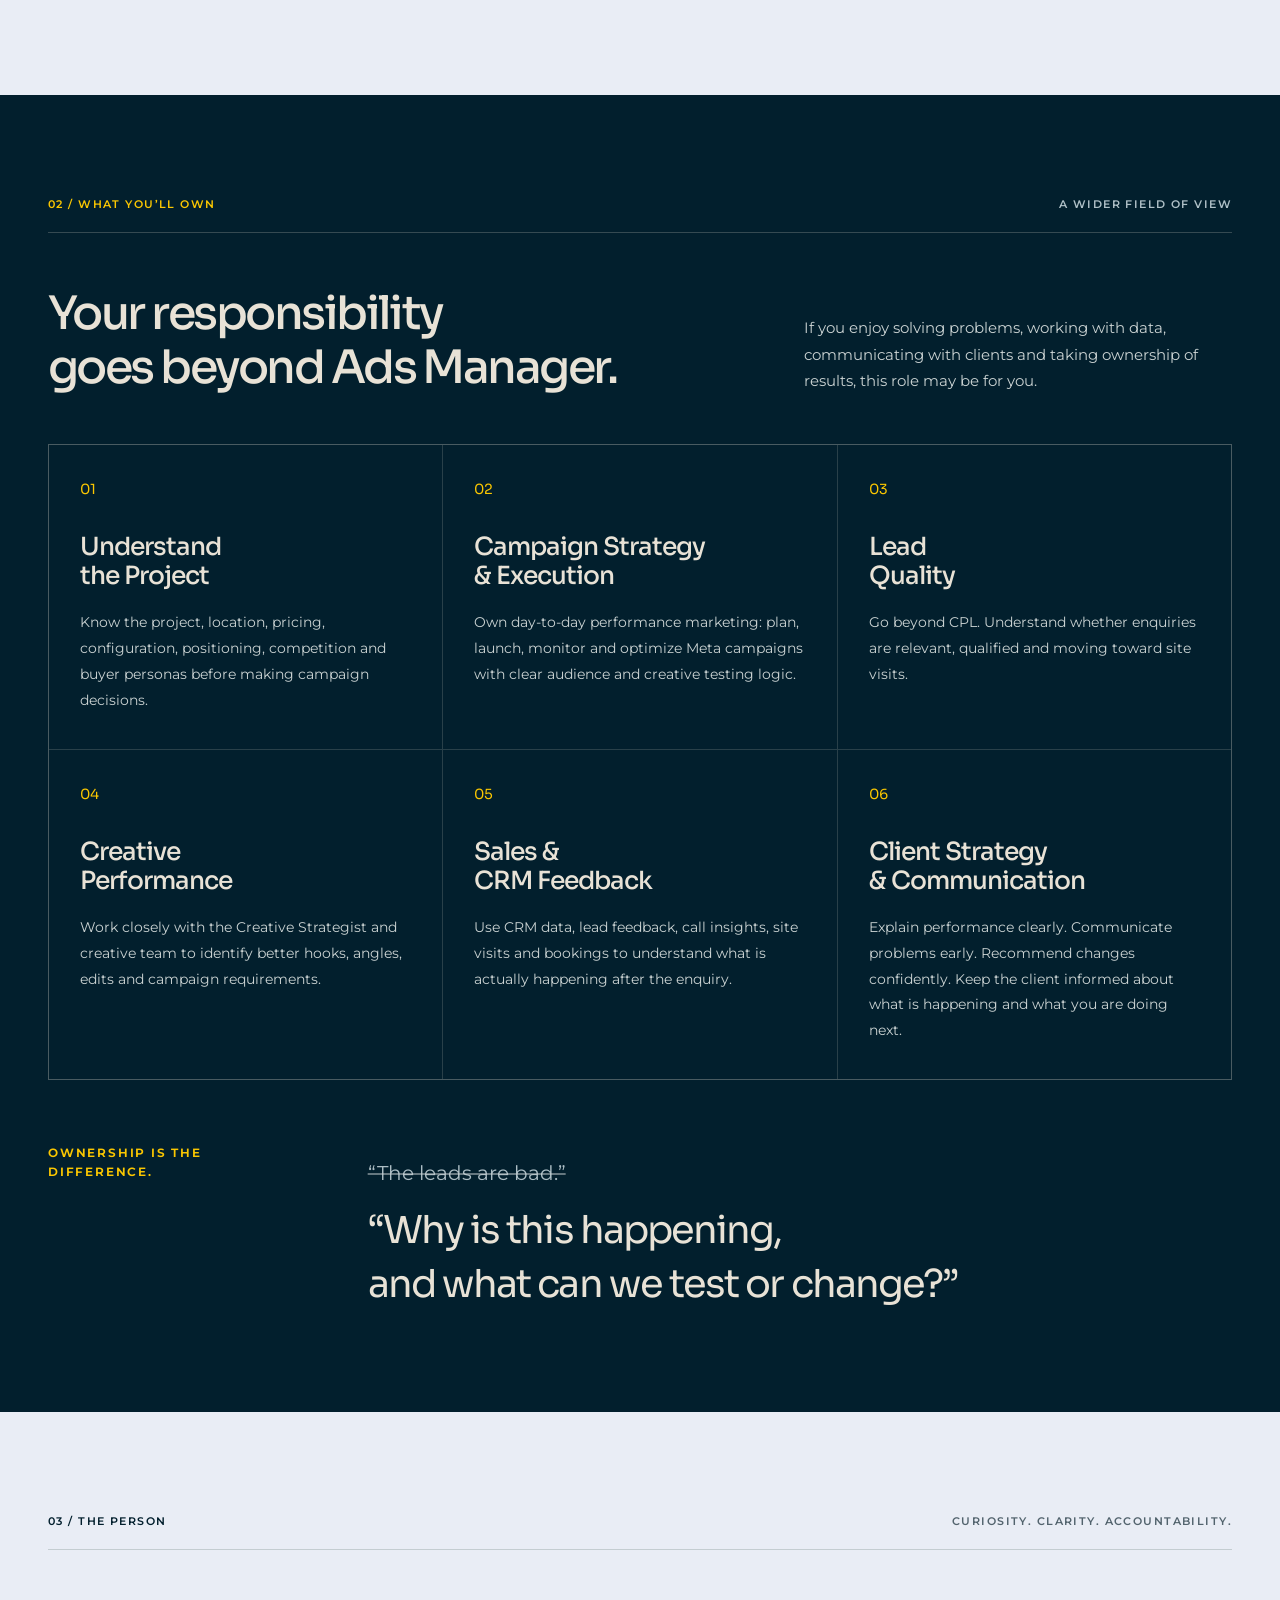
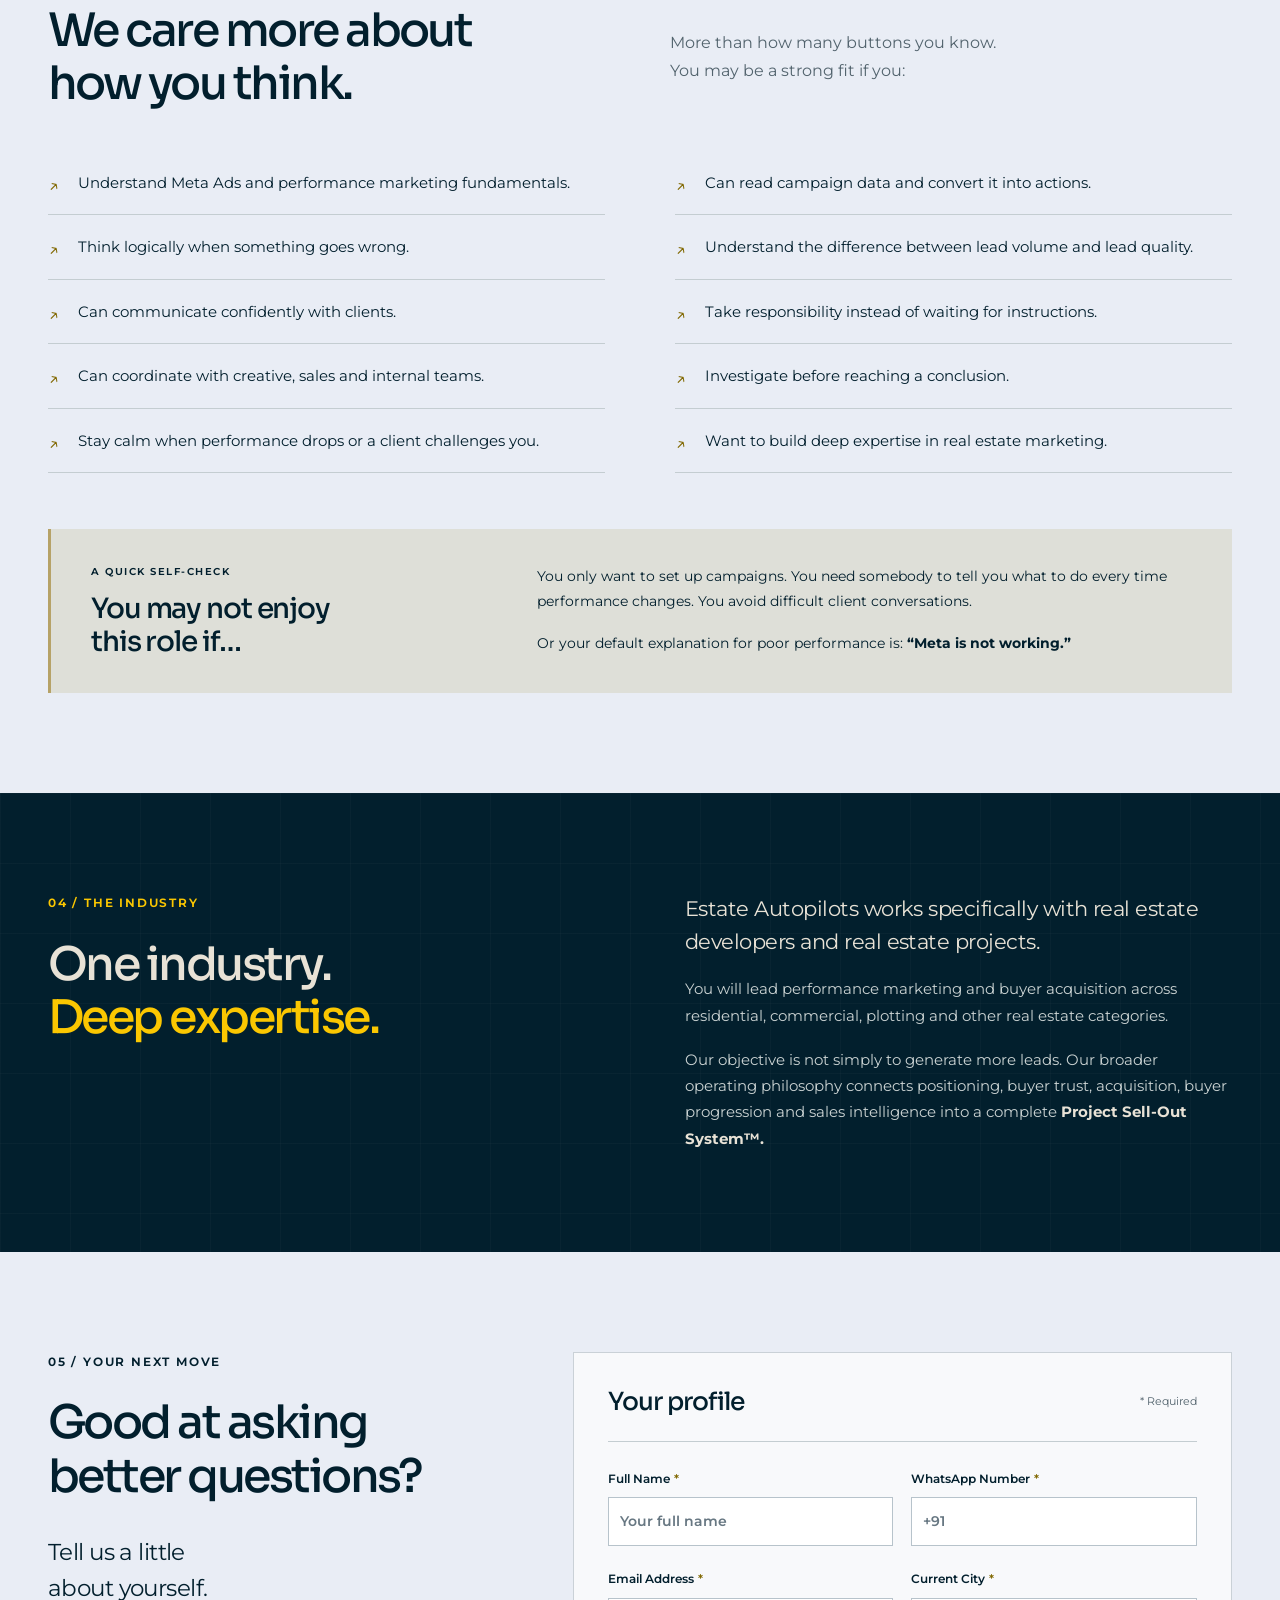
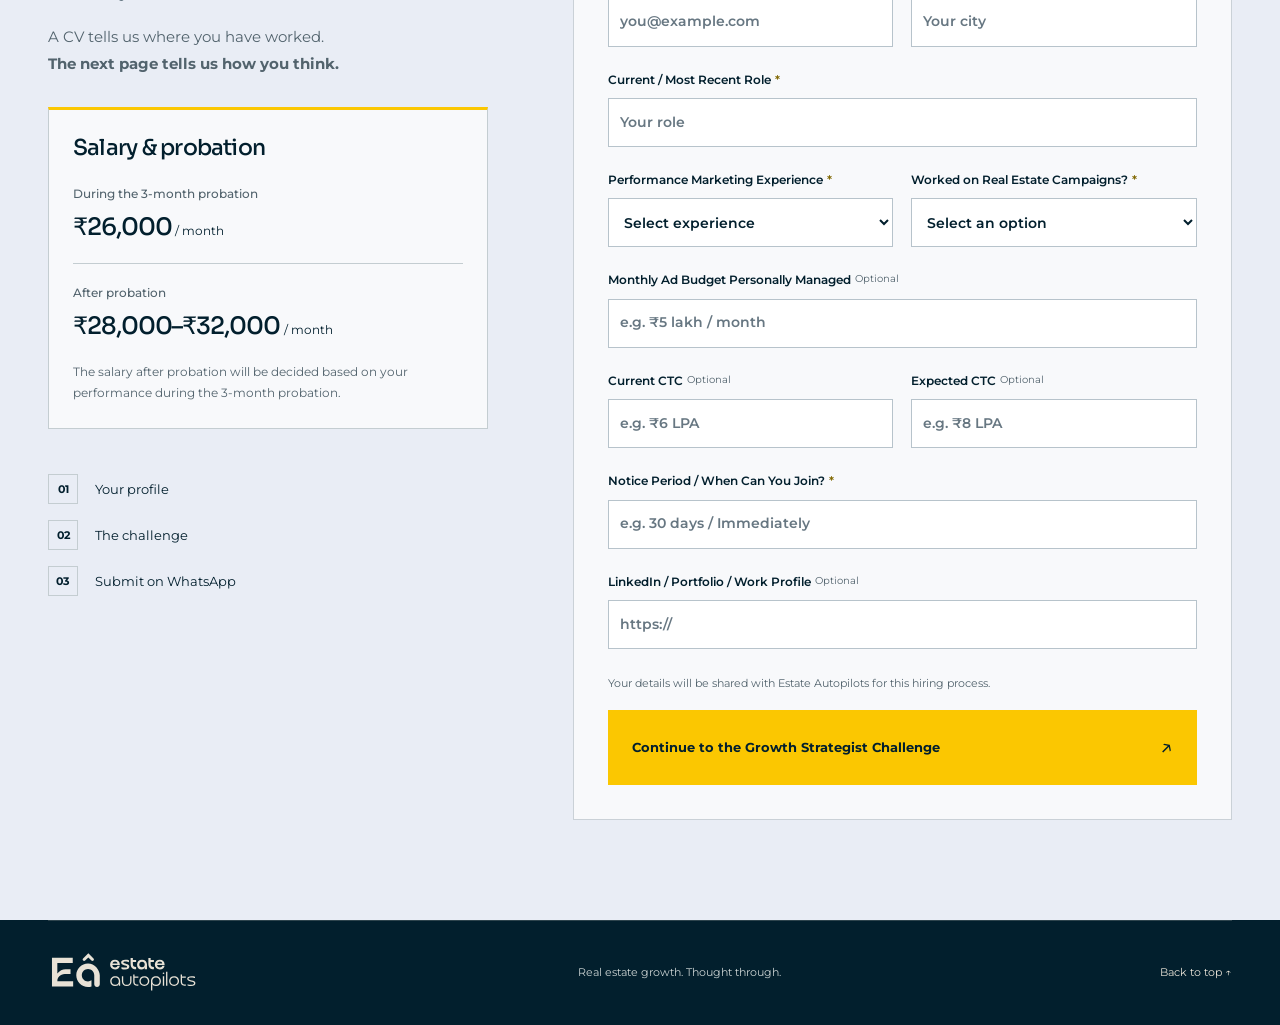
<file: growth-strategist/index.html>
<!doctype html>
<html lang="en">
<head><meta charset="utf-8"><meta name="viewport" content="width=device-width, initial-scale=1"><title>Real Estate Performance Marketing + Client Strategy — Estate Autopilots Careers</title><meta name="description" content="Real Estate Performance Marketing + Client Strategy. Join Estate Autopilots as a Growth Strategist and own campaigns, lead quality and client communication."><link rel="icon" href="assets/favicon.png"><link rel="stylesheet" href="styles.css"><script defer src="script.js"></script></head>
<body>
<a class="skip" href="#main">Skip to content</a>
<header class="header"><div class="wrap nav"><a href="index.html" aria-label="Estate Autopilots careers home"><img class="logo" src="assets/logo-light.svg" alt="Estate Autopilots" width="187" height="55"></a><nav aria-label="Application steps"><a href="index.html" aria-current="step"><span>01</span> Role</a><i aria-hidden="true">⟶</i><a href="challenge.html"><span>02</span> Challenge</a></nav></div></header>
<main id="main">
<section class="hero dark"><div class="wrap hero-grid"><div class="hero-copy"><p class="eyebrow"><span class="live-dot"></span> WE’RE HIRING · ESTATE AUTOPILOTS</p><p class="role-line"><strong>Real Estate Performance Marketing</strong><span>+ Client Strategy</span></p><h1>Growth <br><em>Strategist.</em></h1><p class="hero-statement">This is not a “launch campaigns <br class="desktop-break"> and wait for leads” role.</p><p class="intro">This is a real estate performance marketing role with ownership of client strategy. As a Growth Strategist, you’ll manage campaigns, improve lead quality, communicate with clients and identify what needs to change next.</p><a class="button" href="#apply">Apply &amp; Take the Challenge <span aria-hidden="true">↗</span></a></div>
<div class="strategy-art" role="img" aria-label="Architectural strategy map connecting buyer understanding, campaign decisions and project growth"><div class="art-top"><span>THE GROWTH PERSPECTIVE</span><span>EA / 01</span></div><img src="assets/architecture.webp" alt="" width="700" height="900" class="building"><div class="art-grid"></div><svg class="connections" viewBox="0 0 520 600" aria-hidden="true"><g fill="none" stroke="#fbc701" stroke-width="1"><ellipse cx="264" cy="321" rx="192" ry="134" transform="rotate(-25 264 321)" opacity=".6"/><path d="M74 226L261 311L442 203M261 311L391 450M261 311L112 442" opacity=".65"/><circle cx="261" cy="311" r="12"/><circle cx="261" cy="311" r="24" opacity=".4"/></g><g fill="#fbc701"><circle cx="74" cy="226" r="4"/><circle cx="442" cy="203" r="4"/><circle cx="391" cy="450" r="4"/><circle cx="112" cy="442" r="4"/></g></svg><div class="map-label label-buyer"><small>01 / UNDERSTAND</small><strong>The buyer</strong><span>Persona → Positioning</span></div><div class="map-label label-campaign"><small>02 / CONNECT</small><strong>The campaign</strong><div class="mini-bars" aria-hidden="true"><b></b><b></b><b></b><b></b><b></b><b></b></div></div><div class="map-label label-growth"><small>03 / MOVE FORWARD</small><strong>Project growth ↗</strong><span>Enquiry → Site visit → Booking</span></div><div class="art-bottom"><span>SEE THE COMPLETE PICTURE.</span><span class="crosshair">+</span></div></div>
</div><div class="wrap hero-foot"><span>THINK BEYOND THE CAMPAIGN.</span><span>Diagnosis <b>·</b> Ownership <b>·</b> Communication</span><a href="#role" aria-label="Explore the role">↓</a></div></section>
<section id="role" class="section light"><div class="wrap"><div class="section-marker"><span>01 / THE ROLE</span><span>THINKING FIRST. ALWAYS.</span></div><div class="split role-split"><div><h2>You are not just <br>a media buyer.</h2><p class="large-copy">You are responsible for finding what is stopping the project from moving forward.</p><p class="muted">Performance marketing is at the core of this role. You’ll plan, run and optimize campaigns — and look at the complete picture to understand what moves the project forward.</p></div><div class="questions"><p>Are we reaching the <strong>right buyer?</strong></p><p>Is the right creative reaching the <strong>right persona?</strong></p><p>Are the leads <strong>actually qualified?</strong></p><p>What is the <strong>data telling us?</strong></p><p>Is the problem in the campaign, creative, targeting, offer, buyer journey or <strong>sales process?</strong></p><p class="question-final">What should we change next? <span>↗</span></p></div></div><div class="section-note">Performance marketing expertise is the foundation. <strong>Strategy, diagnosis, ownership and client communication complete the role.</strong></div></div></section>
<section class="section dark"><div class="wrap"><div class="section-marker"><span>02 / WHAT YOU’LL OWN</span><span>A WIDER FIELD OF VIEW</span></div><div class="section-heading"><h2>Your responsibility <br>goes beyond Ads Manager.</h2><p>If you enjoy solving problems, working with data, communicating with clients and taking ownership of results, this role may be for you.</p></div><div class="ownership-grid">
<article><span class="card-no">01</span><h3>Understand <br>the Project</h3><p>Know the project, location, pricing, configuration, positioning, competition and buyer personas before making campaign decisions.</p></article>
<article><span class="card-no">02</span><h3>Campaign Strategy <br>&amp; Execution</h3><p>Own day-to-day performance marketing: plan, launch, monitor and optimize Meta campaigns with clear audience and creative testing logic.</p></article>
<article><span class="card-no">03</span><h3>Lead <br>Quality</h3><p>Go beyond CPL. Understand whether enquiries are relevant, qualified and moving toward site visits.</p></article>
<article><span class="card-no">04</span><h3>Creative <br>Performance</h3><p>Work closely with the Creative Strategist and creative team to identify better hooks, angles, edits and campaign requirements.</p></article>
<article><span class="card-no">05</span><h3>Sales &amp; <br>CRM Feedback</h3><p>Use CRM data, lead feedback, call insights, site visits and bookings to understand what is actually happening after the enquiry.</p></article>
<article><span class="card-no">06</span><h3>Client Strategy <br>&amp; Communication</h3><p>Explain performance clearly. Communicate problems early. Recommend changes confidently. Keep the client informed about what is happening and what you are doing next.</p></article>
</div><div class="ownership-close"><p class="eyebrow">OWNERSHIP IS THE DIFFERENCE.</p><p class="old-response">“The leads are bad.”</p><p class="new-response">“Why is this happening, <br>and what can we test or change?”</p></div></div></section>
<section class="section light"><div class="wrap"><div class="section-marker"><span>03 / THE PERSON</span><span>CURIOSITY. CLARITY. ACCOUNTABILITY.</span></div><div class="split fit-heading"><h2>We care more about <br>how you think.</h2><p class="muted">More than how many buttons you know. <br>You may be a strong fit if you:</p></div><ul class="fit-list"><li>Understand Meta Ads and performance marketing fundamentals.</li><li>Can read campaign data and convert it into actions.</li><li>Think logically when something goes wrong.</li><li>Understand the difference between lead volume and lead quality.</li><li>Can communicate confidently with clients.</li><li>Take responsibility instead of waiting for instructions.</li><li>Can coordinate with creative, sales and internal teams.</li><li>Investigate before reaching a conclusion.</li><li>Stay calm when performance drops or a client challenges you.</li><li>Want to build deep expertise in real estate marketing.</li></ul><aside class="not-fit"><div><span class="eyebrow">A QUICK SELF-CHECK</span><h3>You may not enjoy <br>this role if…</h3></div><div><p>You only want to set up campaigns. You need somebody to tell you what to do every time performance changes. You avoid difficult client conversations.</p><p>Or your default explanation for poor performance is: <strong>“Meta is not working.”</strong></p></div></aside></div></section>
<section class="section industry dark"><div class="wrap split"><div><p class="eyebrow">04 / THE INDUSTRY</p><h2>One industry. <br><em>Deep expertise.</em></h2></div><div><p class="large-copy">Estate Autopilots works specifically with real estate developers and real estate projects.</p><p>You will lead performance marketing and buyer acquisition across residential, commercial, plotting and other real estate categories.</p><p>Our objective is not simply to generate more leads. Our broader operating philosophy connects positioning, buyer trust, acquisition, buyer progression and sales intelligence into a complete <strong>Project Sell-Out System™.</strong></p></div></div></section>
<section id="apply" class="section application light"><div class="wrap application-layout"><div class="application-intro"><p class="eyebrow">05 / YOUR NEXT MOVE</p><h2>Good at asking <br>better questions?</h2><p class="large-copy">Tell us a little <br>about yourself.</p><p class="muted">A CV tells us where you have worked. <br><strong>The next page tells us how you think.</strong></p><aside class="compensation" aria-labelledby="salary-heading"><h3 id="salary-heading">Salary &amp; probation</h3><dl><div><dt>During the 3-month probation</dt><dd>₹26,000 <span>/ month</span></dd></div><div><dt>After probation</dt><dd>₹28,000–₹32,000 <span>/ month</span></dd></div></dl><p>The salary after probation will be decided based on your performance during the 3-month probation.</p></aside><div class="application-steps"><span><b>01</b> Your profile</span><span><b>02</b> The challenge</span><span><b>03</b> Submit on WhatsApp</span></div></div>
<form name="growth-strategist" method="POST" action="/challenge.html?applied=1" data-netlify="true" netlify-honeypot="company-website" id="application-form"><input type="hidden" name="form-name" value="growth-strategist"><p hidden><label>Leave this empty <input name="company-website" tabindex="-1" autocomplete="off"></label></p><div class="form-heading"><h3>Your profile</h3><span>* Required</span></div><div class="form-grid">
<label>Full Name <span>*</span><input name="full-name" autocomplete="name" required maxlength="120" placeholder="Your full name"></label>
<label>WhatsApp Number <span>*</span><input name="whatsapp" autocomplete="tel" type="tel" required maxlength="22" pattern="[+0-9() .-]{10,22}" placeholder="+91" title="Enter a valid phone number, including country code."></label>
<label>Email Address <span>*</span><input name="email" autocomplete="email" type="email" required maxlength="180" placeholder="you@example.com"></label>
<label>Current City <span>*</span><input name="city" autocomplete="address-level2" required maxlength="100" placeholder="Your city"></label>
<label class="full">Current / Most Recent Role <span>*</span><input name="current-role" required maxlength="150" placeholder="Your role"></label>
<label>Performance Marketing Experience <span>*</span><select name="experience" required><option value="">Select experience</option><option>Less than 1 year</option><option>1–2 years</option><option>3–5 years</option><option>6–10 years</option><option>10+ years</option></select></label>
<label>Worked on Real Estate Campaigns? <span>*</span><select name="real-estate-experience" required><option value="">Select an option</option><option>Yes</option><option>No</option></select></label>
<label class="full">Monthly Ad Budget Personally Managed <small>Optional</small><input name="monthly-ad-budget" maxlength="100" placeholder="e.g. ₹5 lakh / month"></label>
<label>Current CTC <small>Optional</small><input name="current-ctc" maxlength="100" placeholder="e.g. ₹6 LPA"></label>
<label>Expected CTC <small>Optional</small><input name="expected-ctc" maxlength="100" placeholder="e.g. ₹8 LPA"></label>
<label class="full">Notice Period / When Can You Join? <span>*</span><input name="notice-period" required maxlength="120" placeholder="e.g. 30 days / Immediately"></label>
<label class="full">LinkedIn / Portfolio / Work Profile <small>Optional</small><input name="portfolio" type="url" maxlength="500" placeholder="https://" autocomplete="url"></label>
</div><p class="privacy-note">Your details will be shared with Estate Autopilots for this hiring process.</p><button class="button full-button" type="submit"><span>Continue to the Growth Strategist Challenge</span><span aria-hidden="true">↗</span></button><p id="form-status" role="status" aria-live="polite"></p><a class="preview-link" href="challenge.html" hidden>Preview the challenge →</a><noscript><p>Submitting this form requires the site to be hosted on Netlify. For a local preview, <a href="challenge.html">view the challenge</a>.</p></noscript></form>
</div></section>
</main><footer class="dark"><div class="wrap footer"><img src="assets/logo-light.svg" alt="Estate Autopilots" width="150" height="44"><p>Real estate growth. Thought through.</p><a href="#main">Back to top ↑</a></div></footer>
</body></html>
</file>
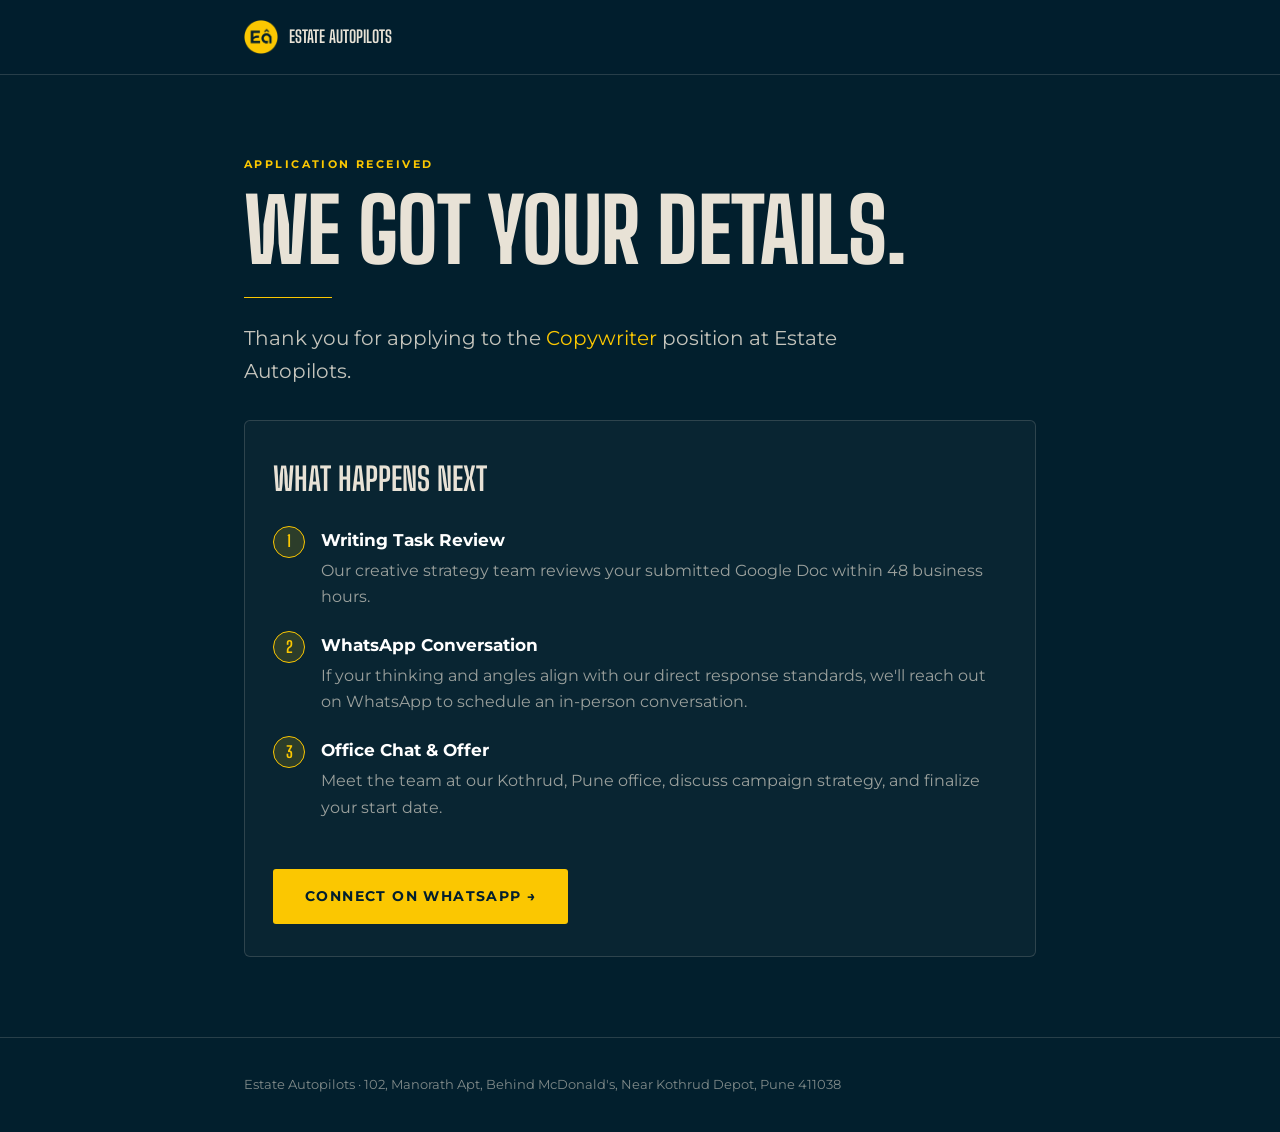
<file: copywriter-thank-you.html>
<!DOCTYPE html>
<html lang="en">
<head>
<meta charset="UTF-8">
<meta name="viewport" content="width=device-width, initial-scale=1.0">
<title>Application Received — Copywriter | Estate Autopilots</title>
<meta name="description" content="Application received for the Copywriter role at Estate Autopilots, Kothrud, Pune.">
<meta name="robots" content="noindex, nofollow">

<!-- ============ META PIXEL ============ -->
<script>
!function(f,b,e,v,n,t,s){if(f.fbq)return;n=f.fbq=function(){n.callMethod?
n.callMethod.apply(n,arguments):n.queue.push(arguments)};if(!f._fbq)f._fbq=n;
n.push=n;n.loaded=!0;n.version='2.0';n.queue=[];t=b.createElement(e);t.async=!0;
t.src=v;s=b.getElementsByTagName(e)[0];s.parentNode.insertBefore(t,s)}(window,
document,'script','https://connect.facebook.net/en_US/fbevents.js');
fbq('init', '919895820554758');
fbq('track', 'PageView');
fbq('track', 'Lead', { content_name: 'Copywriter Application Completed' });
</script>
<noscript><img height="1" width="1" style="display:none"
src="https://www.facebook.com/tr?id=919895820554758&ev=Lead&noscript=1"/></noscript>
<!-- ============ END META PIXEL ============ -->

<link rel="icon" type="image/png" href="Artboard 3 copy.png">
<link rel="preconnect" href="https://fonts.googleapis.com">
<link rel="preconnect" href="https://fonts.gstatic.com" crossorigin>
<link href="https://fonts.googleapis.com/css2?family=Big+Shoulders+Display:wght@500;700;800&family=Montserrat:wght@400;500;600;700&display=swap" rel="stylesheet">

<style>
:root{
  --midnight:#021f2d;--gold:#fbc701;--stone:#e8e2d6;--concrete:#e9edf5;
  --midnight-2:#032a3c;--line:rgba(232,226,214,.16);
  --display:'Big Shoulders Display','Agency FB',Impact,sans-serif;
  --body:'Montserrat',-apple-system,BlinkMacSystemFont,sans-serif;
}
*{margin:0;padding:0;box-sizing:border-box}
body{background:var(--midnight);color:var(--stone);font-family:var(--body);font-size:16px;line-height:1.65;-webkit-font-smoothing:antialiased}
.wrap{width:100%;max-width:840px;margin:0 auto;padding:0 24px}
section{padding:80px 0}
h1{font-family:var(--display);font-weight:800;font-size:clamp(46px,11vw,88px);line-height:.95;text-transform:uppercase;letter-spacing:-.01em}
h2{font-family:var(--display);font-weight:700;font-size:32px;text-transform:uppercase;margin-bottom:20px}
.gold{color:var(--gold)}
.muted{color:rgba(232,226,214,.65)}
.kicker{font-size:11px;font-weight:700;letter-spacing:.22em;text-transform:uppercase;color:var(--gold);margin-bottom:16px}
.rule{height:1px;background:var(--gold);width:88px;margin:24px 0}
header{padding:20px 0;border-bottom:1px solid var(--line);background:rgba(2,31,45,.92)}
.headbar{display:flex;align-items:center;justify-content:space-between}
.logo{display:flex;align-items:center;gap:11px;text-decoration:none}
.logo .mark{width:34px;height:34px}
.logo .name{font-family:var(--display);font-weight:700;font-size:17px;text-transform:uppercase;color:var(--stone)}
.card{border:1px solid var(--line);border-radius:6px;background:rgba(232,226,214,.03);padding:32px 28px;margin-top:32px}
.step{display:flex;gap:16px;margin-bottom:20px}
.step:last-child{margin-bottom:0}
.num{width:32px;height:32px;border-radius:50%;background:rgba(251,199,1,.15);border:1px solid var(--gold);color:var(--gold);font-family:var(--display);font-size:16px;font-weight:700;display:grid;place-items:center;flex:none}
.btn{display:inline-block;background:var(--gold);color:var(--midnight);font-weight:700;font-size:14px;letter-spacing:.1em;text-transform:uppercase;padding:16px 32px;border-radius:3px;text-decoration:none;margin-top:28px}
footer{border-top:1px solid var(--line);padding:36px 0;font-size:13px;color:rgba(232,226,214,.55)}
</style>
</head>
<body>

<header>
  <div class="wrap headbar">
    <a class="logo" href="/">
      <img class="mark" src="Artboard 3 copy.png" alt="Estate Autopilots" width="34" height="34">
      <span class="name">Estate Autopilots</span>
    </a>
  </div>
</header>

<main>
<section>
  <div class="wrap">
    <div class="kicker">Application Received</div>
    <h1>We got your details.</h1>
    <div class="rule"></div>
    <p style="font-size:20px;color:rgba(232,226,214,.85);max-width:640px">
      Thank you for applying to the <span class="gold">Copywriter</span> position at Estate Autopilots.
    </p>

    <div class="card">
      <h2>What happens next</h2>
      <div class="step">
        <div class="num">1</div>
        <div>
          <strong style="color:#fff;font-size:17px">Writing Task Review</strong>
          <p class="muted" style="margin:4px 0 0">Our creative strategy team reviews your submitted Google Doc within 48 business hours.</p>
        </div>
      </div>
      <div class="step">
        <div class="num">2</div>
        <div>
          <strong style="color:#fff;font-size:17px">WhatsApp Conversation</strong>
          <p class="muted" style="margin:4px 0 0">If your thinking and angles align with our direct response standards, we'll reach out on WhatsApp to schedule an in-person conversation.</p>
        </div>
      </div>
      <div class="step">
        <div class="num">3</div>
        <div>
          <strong style="color:#fff;font-size:17px">Office Chat &amp; Offer</strong>
          <p class="muted" style="margin:4px 0 0">Meet the team at our Kothrud, Pune office, discuss campaign strategy, and finalize your start date.</p>
        </div>
      </div>

      <a class="btn" href="https://wa.me/918830065130?text=Hi%2C%20I%20have%20submitted%20my%20Copywriter%20application%20and%20task." target="_blank" rel="noopener">Connect on WhatsApp &rarr;</a>
    </div>
  </div>
</section>
</main>

<footer>
  <div class="wrap">
    Estate Autopilots · 102, Manorath Apt, Behind McDonald's, Near Kothrud Depot, Pune 411038
  </div>
</footer>

</body>
</html>
</file>
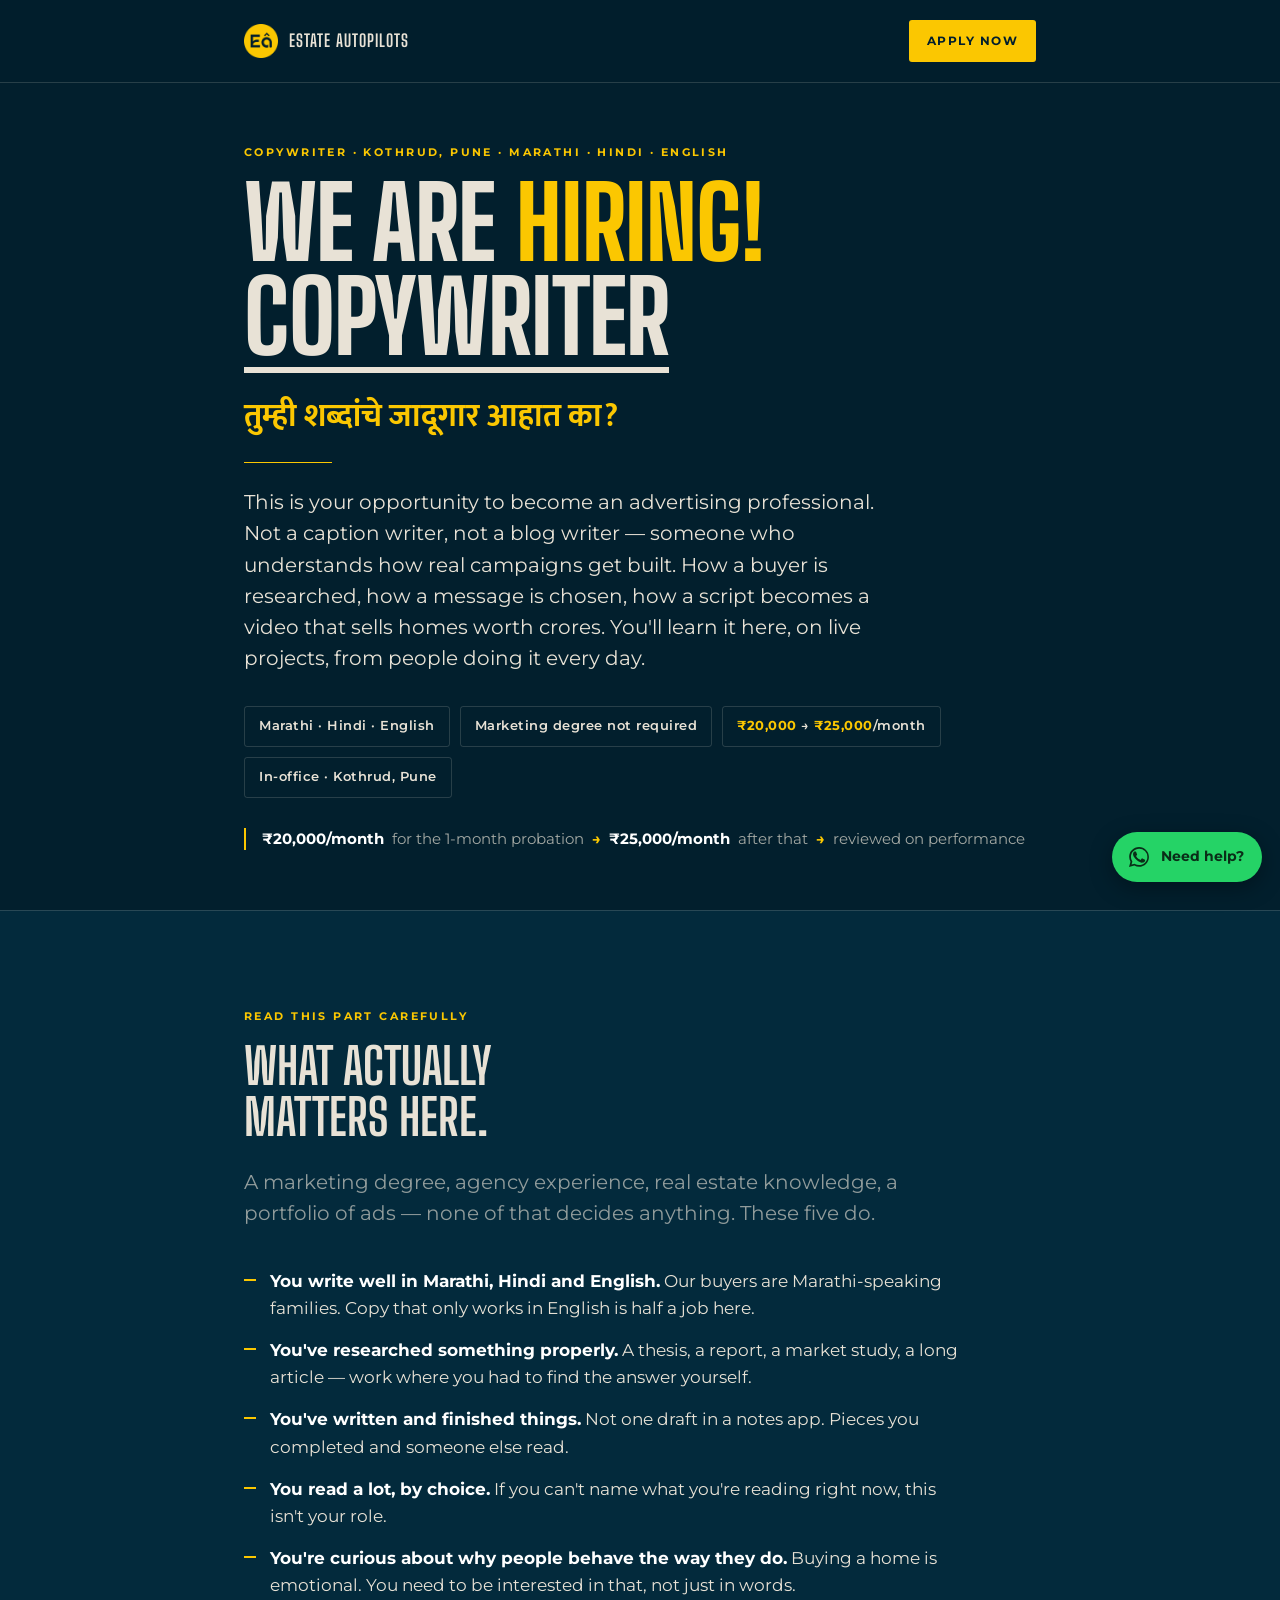
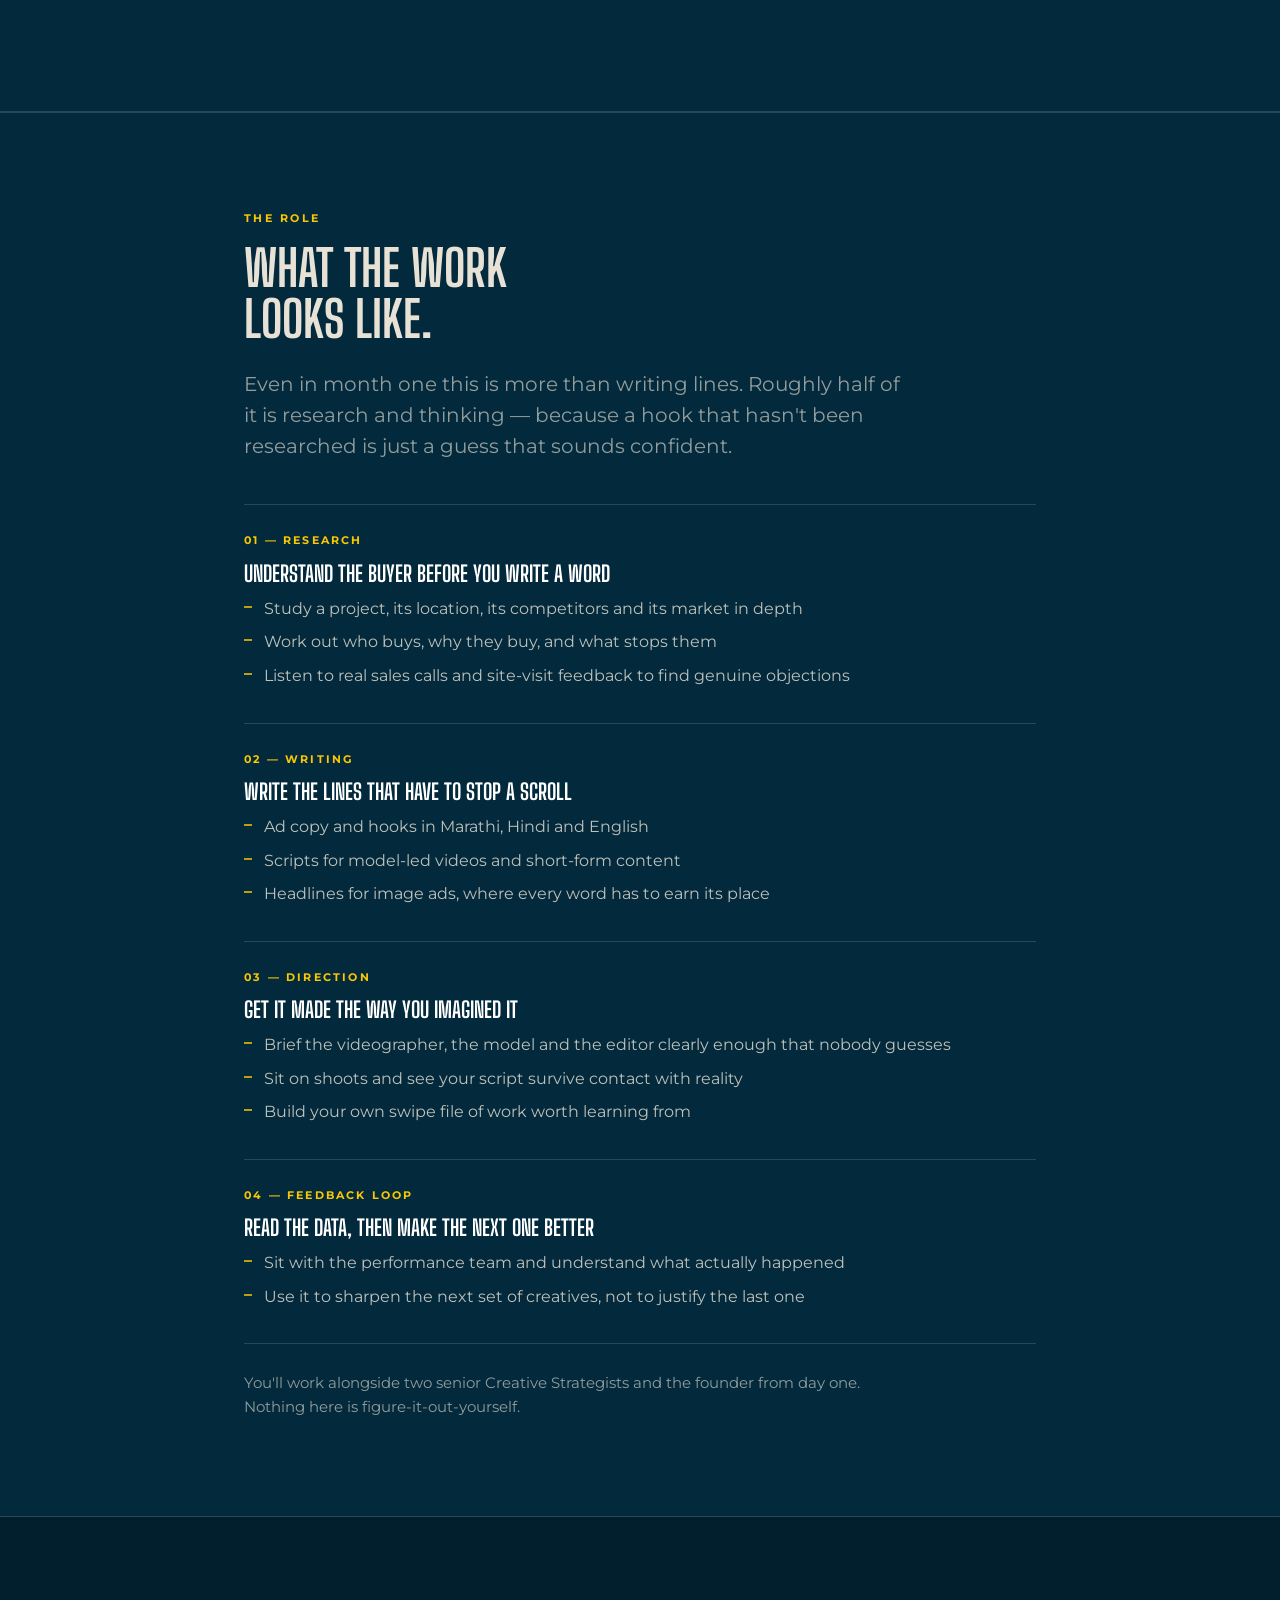
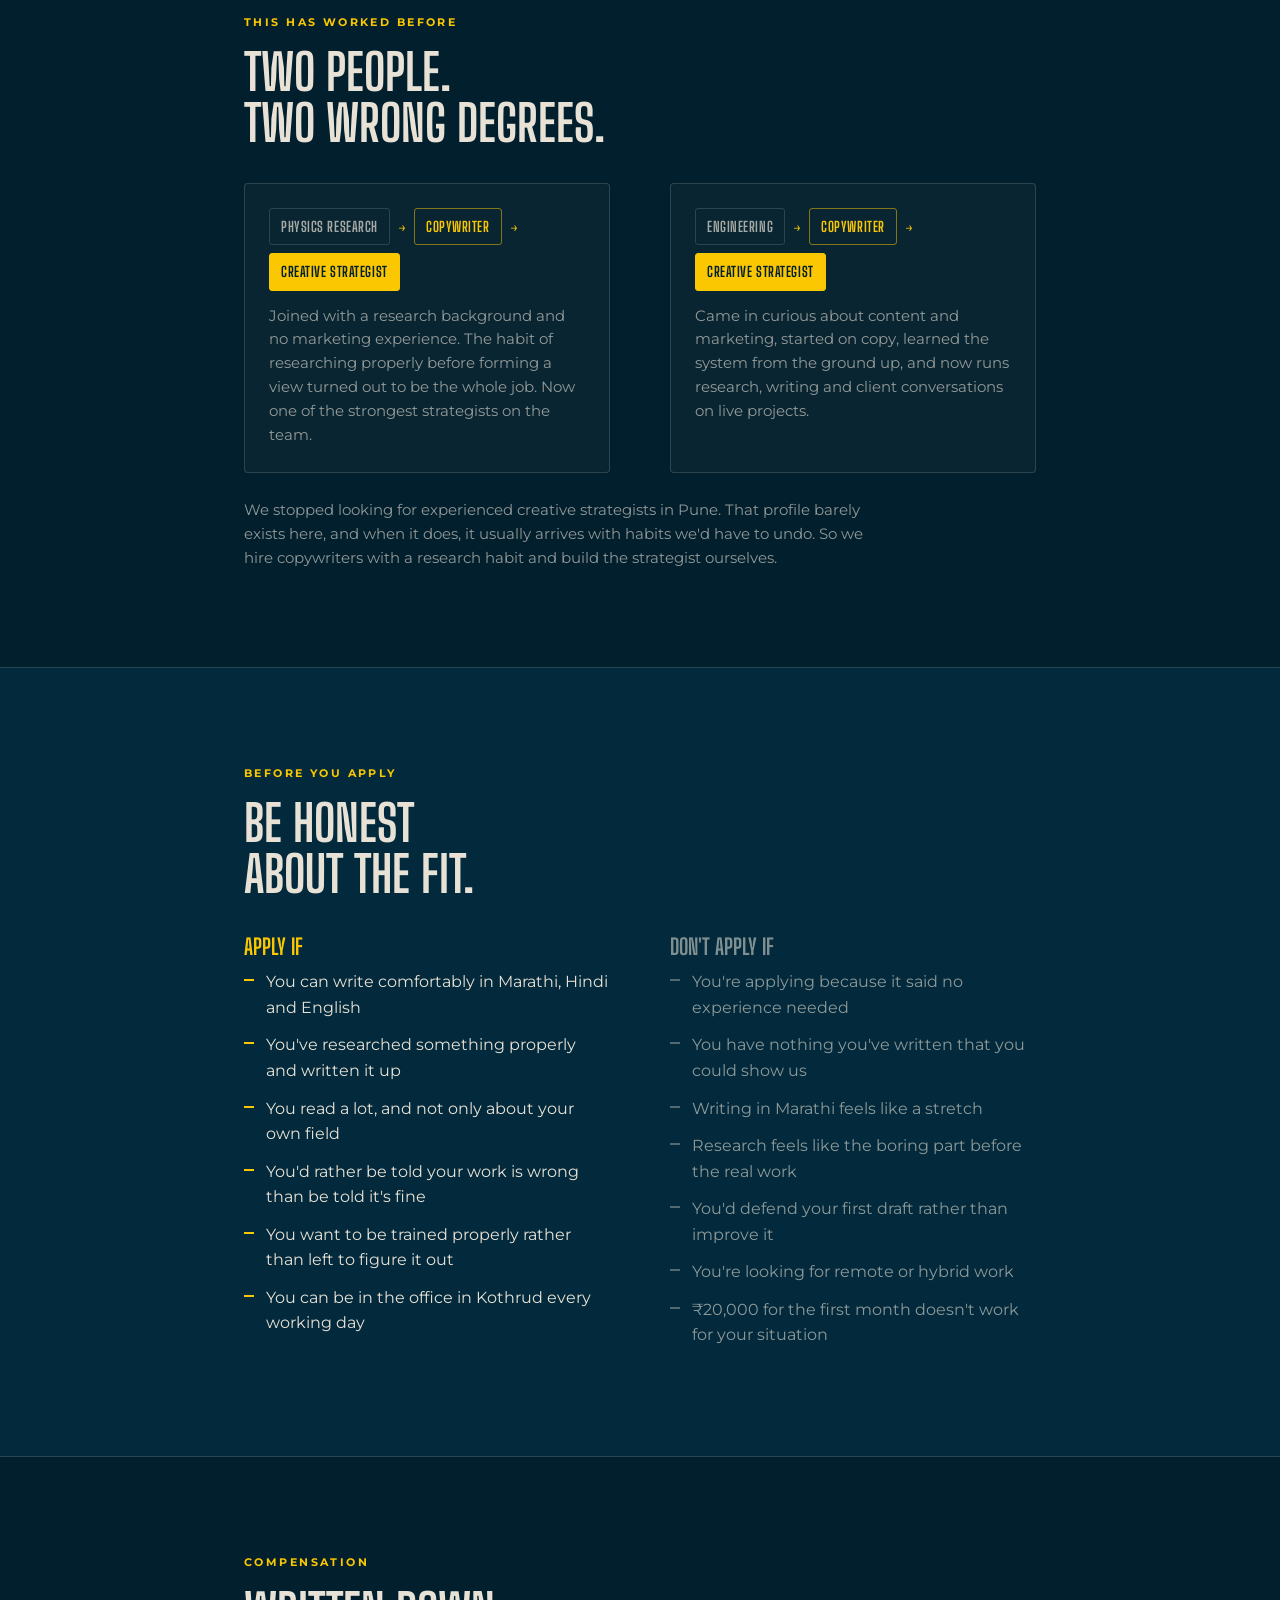
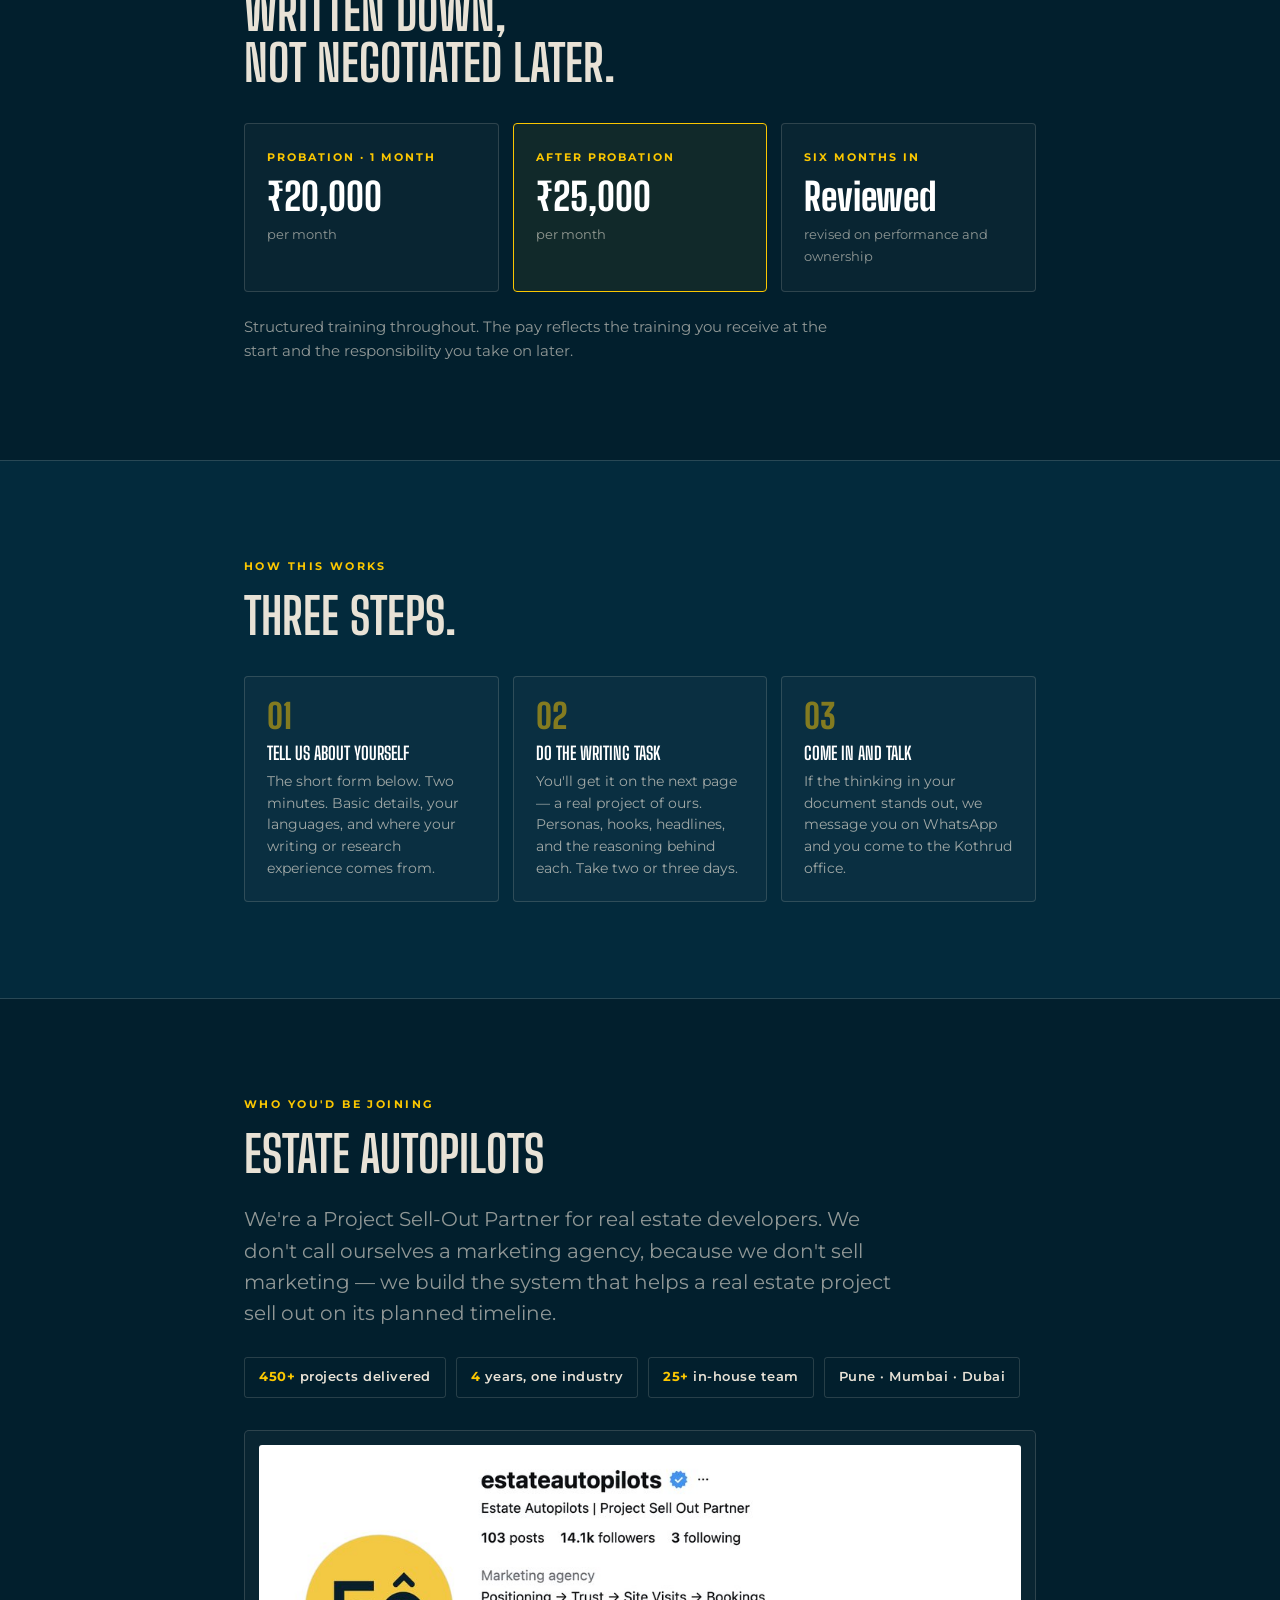
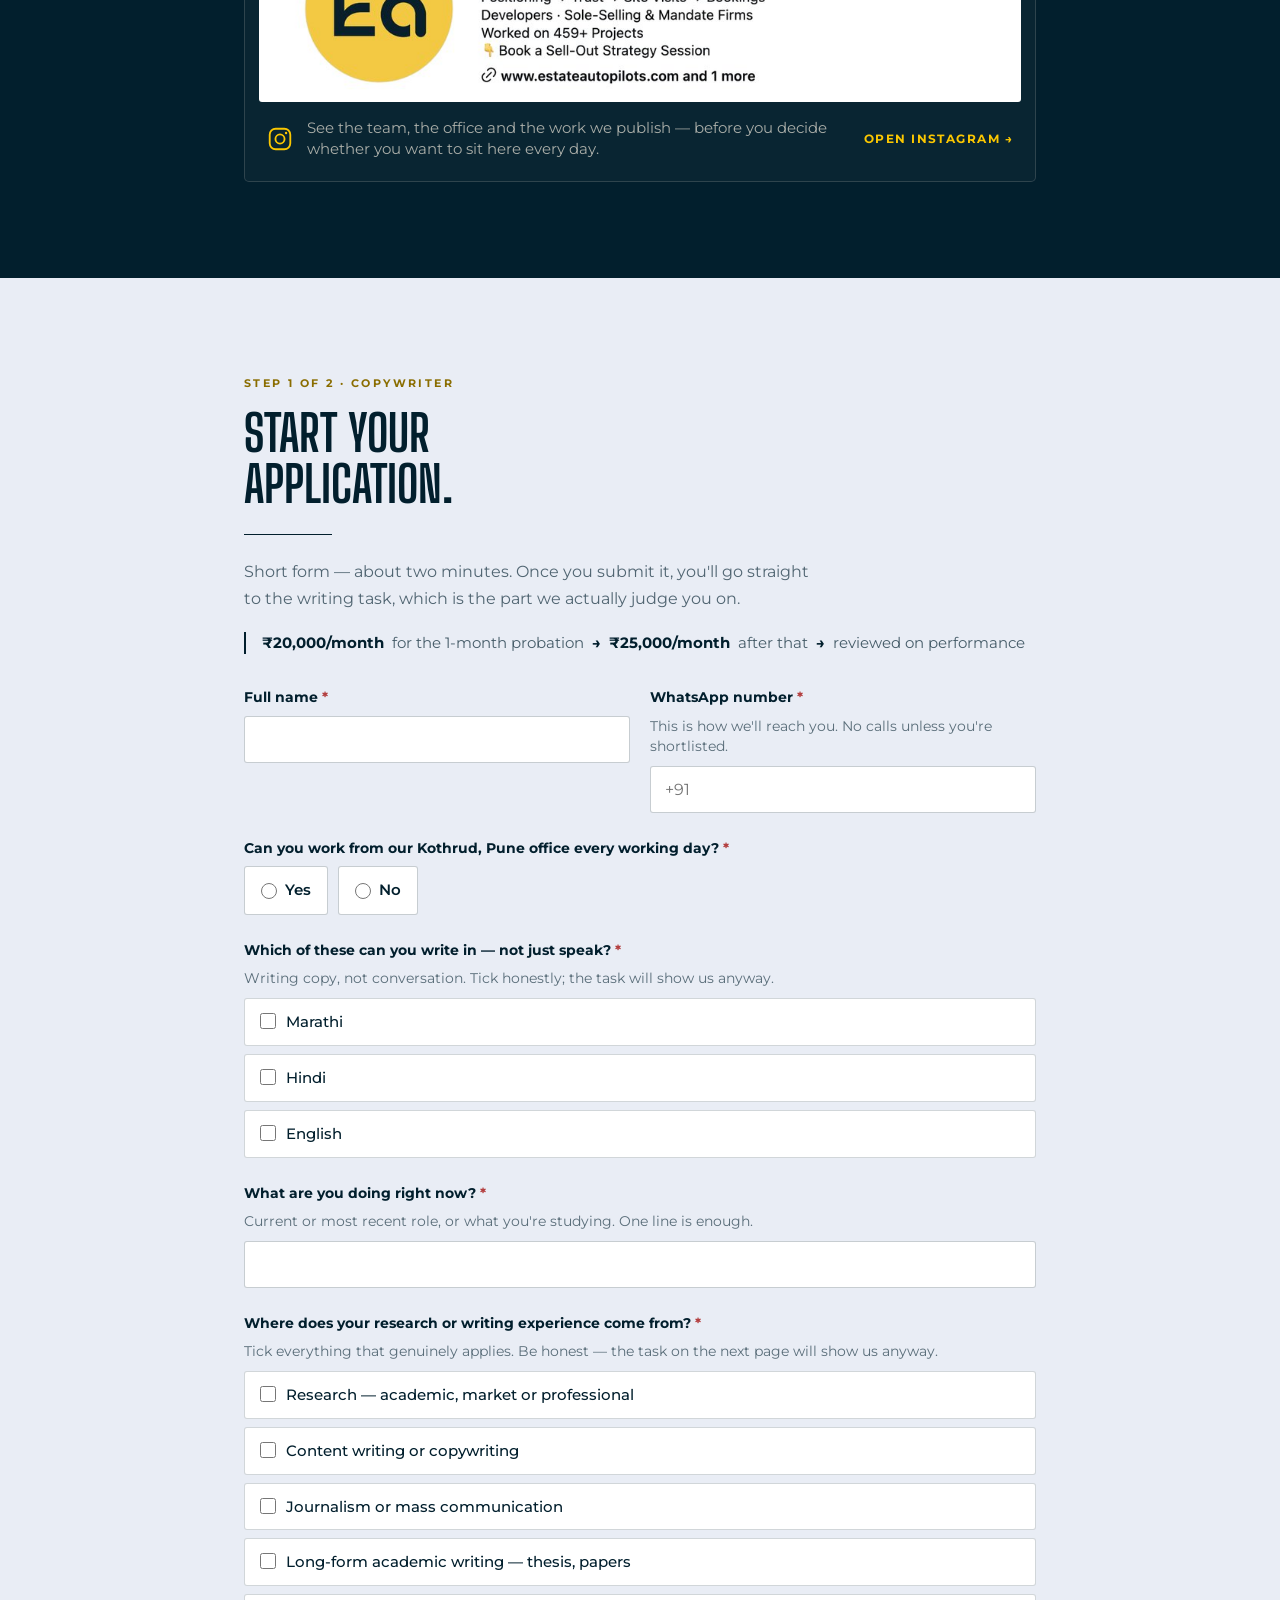
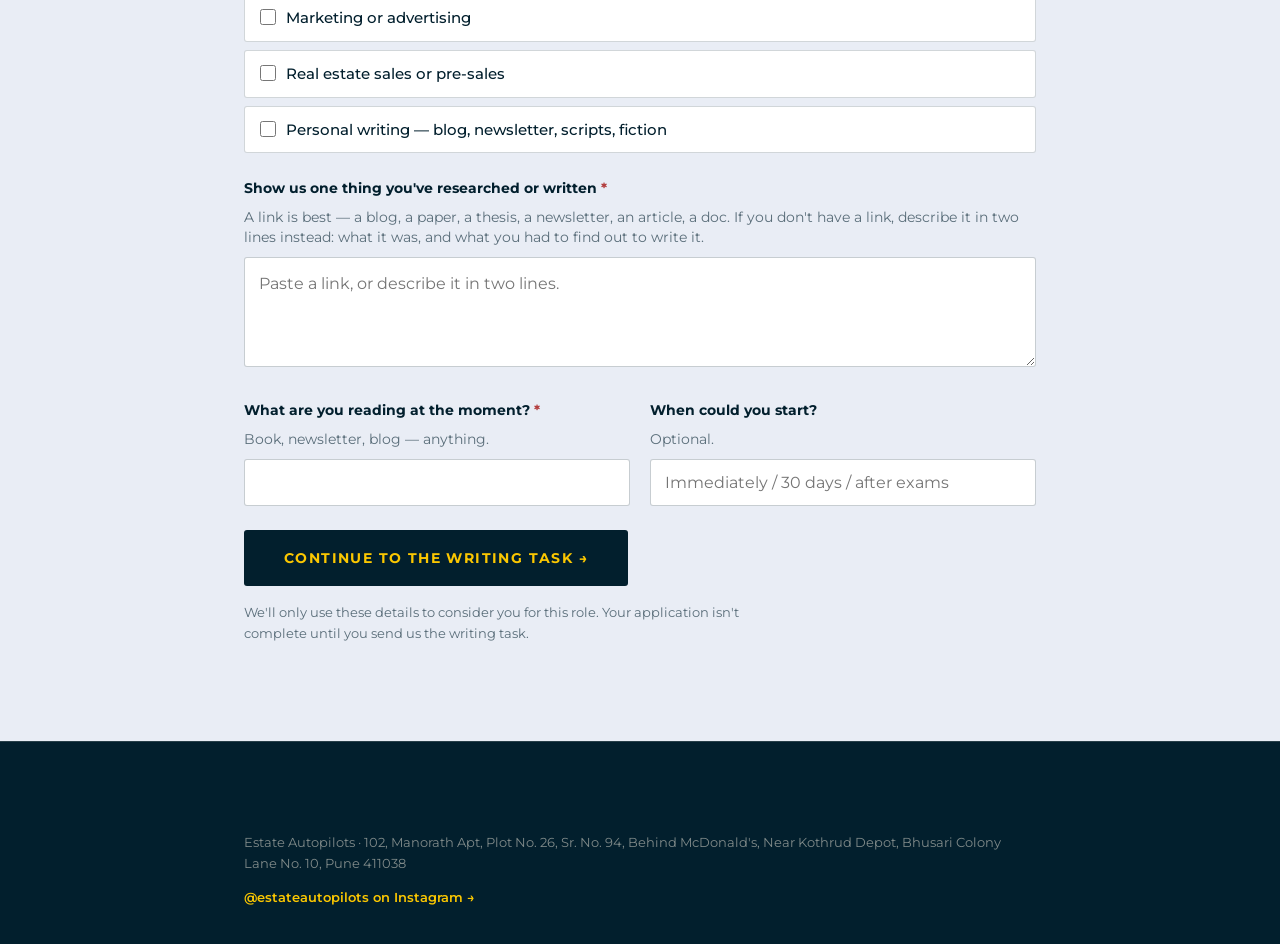
<file: copywriter.html>
<!DOCTYPE html>
<html lang="en">
<head>
<meta charset="UTF-8">
<meta name="viewport" content="width=device-width, initial-scale=1.0">
<title>Copywriter — Estate Autopilots, Pune</title>
<meta name="description" content="Hiring a copywriter in Kothrud, Pune. We train copywriters into Creative Strategists. Marathi, Hindi and English. Research and writing background preferred.">
<meta property="og:title" content="We are hiring! Copywriter — Kothrud, Pune">
<meta property="og:description" content="Copywriter — Kothrud, Pune. We train copywriters into Creative Strategists. Marathi, Hindi, English.">
<meta property="og:type" content="website">
<meta name="robots" content="noindex">

<!-- ============ META PIXEL ============ -->
<script>
!function(f,b,e,v,n,t,s){if(f.fbq)return;n=f.fbq=function(){n.callMethod?
n.callMethod.apply(n,arguments):n.queue.push(arguments)};if(!f._fbq)f._fbq=n;
n.push=n;n.loaded=!0;n.version='2.0';n.queue=[];t=b.createElement(e);t.async=!0;
t.src=v;s=b.getElementsByTagName(e)[0];s.parentNode.insertBefore(t,s)}(window,
document,'script','https://connect.facebook.net/en_US/fbevents.js');
fbq('init', '919895820554758');
fbq('track', 'PageView');
</script>
<noscript><img height="1" width="1" style="display:none"
src="https://www.facebook.com/tr?id=919895820554758&ev=PageView&noscript=1"/></noscript>
<!-- ============ END META PIXEL ============ -->

<link rel="icon" type="image/png" href="[data-uri]">
<link rel="preconnect" href="https://fonts.googleapis.com">
<link rel="preconnect" href="https://fonts.gstatic.com" crossorigin>
<link href="https://fonts.googleapis.com/css2?family=Big+Shoulders+Display:wght@500;700;800&family=Montserrat:wght@400;500;600;700&family=Mukta:wght@500;700;800&display=swap" rel="stylesheet">

<style>
:root{
  --midnight:#021f2d;--gold:#fbc701;--stone:#e8e2d6;--concrete:#e9edf5;
  --midnight-2:#032a3c;--line:rgba(232,226,214,.16);
  --display:'Big Shoulders Display','Agency FB',Impact,sans-serif;
  --body:'Montserrat',-apple-system,BlinkMacSystemFont,sans-serif;
}
*{margin:0;padding:0;box-sizing:border-box}
html{scroll-behavior:smooth}
body{background:var(--midnight);color:var(--stone);font-family:var(--body);font-size:16px;line-height:1.65;-webkit-font-smoothing:antialiased}
.wrap{width:100%;max-width:840px;margin:0 auto;padding:0 24px}
section{padding:66px 0}
@media(min-width:900px){section{padding:96px 0}}
.kicker{font-size:11px;font-weight:700;letter-spacing:.22em;text-transform:uppercase;color:var(--gold);margin-bottom:16px}
h1{font-family:var(--display);font-weight:800;font-size:clamp(46px,12.5vw,100px);line-height:.92;text-transform:uppercase;letter-spacing:-.01em}
h2{font-family:var(--display);font-weight:700;font-size:clamp(30px,6.8vw,50px);line-height:1.02;text-transform:uppercase;margin-bottom:24px}
h3{font-family:var(--display);font-weight:700;font-size:22px;line-height:1.15;text-transform:uppercase;margin-bottom:10px;color:#fff}
p{margin-bottom:16px}
p:last-child{margin-bottom:0}
.gold{color:var(--gold)}
.lead{font-size:clamp(17px,2.4vw,19.5px);line-height:1.6}
.muted{color:rgba(232,226,214,.62)}
.small{font-size:14.5px}
.rule{height:1px;background:var(--gold);width:88px;margin:24px 0}
.band{background:var(--midnight-2);border-top:1px solid var(--line);border-bottom:1px solid var(--line)}
header{padding:20px 0;border-bottom:1px solid var(--line);position:sticky;top:0;z-index:50;background:rgba(2,31,45,.92);backdrop-filter:blur(10px)}
.headbar{display:flex;align-items:center;justify-content:space-between;gap:16px}
.logo{display:flex;align-items:center;gap:11px;text-decoration:none}
.logo .mark{width:34px;height:34px;display:block;flex:0 0 auto}
.logo .name{font-family:var(--display);font-weight:700;font-size:17px;letter-spacing:.06em;text-transform:uppercase;color:var(--stone)}
.headcta{font-size:12px;font-weight:700;letter-spacing:.12em;text-transform:uppercase;color:var(--midnight);background:var(--gold);padding:11px 18px;border-radius:3px;text-decoration:none;white-space:nowrap;transition:box-shadow .2s ease}
.headcta:hover{box-shadow:0 0 0 4px rgba(251,199,1,.2)}
@media(max-width:520px){.headcta{padding:10px 14px;font-size:11px}.logo .name{display:none}}
.btn{display:inline-block;background:var(--gold);color:var(--midnight);font-weight:700;font-size:14px;letter-spacing:.1em;text-transform:uppercase;padding:18px 34px;border-radius:3px;text-decoration:none;transition:box-shadow .2s ease,transform .12s ease}
.btn:hover{box-shadow:0 0 0 5px rgba(251,199,1,.2)}
.btn:active{transform:translateY(1px)}
.ea-mark{background-image:url([data-uri]");background-size:contain;background-repeat:no-repeat;background-position:center}
footer{border-top:1px solid var(--line);padding:36px 0;font-size:13px;color:rgba(232,226,214,.55)}
footer a{color:rgba(232,226,214,.75)}
footer .footmark{width:38px;height:38px;display:block;margin-bottom:16px}
footer .social{margin-top:12px;display:block}
footer .social a{color:var(--gold);text-decoration:none;font-weight:600}
footer .social a:hover{text-decoration:underline}

/* ---------- hero ---------- */
.hero{padding-top:60px;padding-bottom:60px;position:relative;overflow:hidden}
.hero .watermark{position:absolute;top:-70px;right:-120px;width:440px;height:440px;opacity:.055;z-index:1;pointer-events:none}
@media(max-width:820px){.hero .watermark{width:280px;height:280px;top:-60px;right:-90px;opacity:.05}}
.hero .inner{position:relative;z-index:2}
.hero h1 span{display:block}
.hero h1 em{font-style:normal}
.hero h1 .ul{
  display:inline-block;
  border-bottom:6px solid var(--stone);
  padding-bottom:4px;margin-top:2px;
}
@media(max-width:600px){.hero h1 .ul{border-bottom-width:4px}}
.mrline{
  font-family:'Mukta',var(--body);font-weight:700;
  font-size:clamp(20px,4.6vw,32px);line-height:1.35;
  color:var(--gold);margin-top:22px;max-width:680px;
}
.facts{display:flex;flex-wrap:wrap;gap:10px;margin-top:32px}
.fact{border:1px solid var(--line);border-radius:3px;padding:9px 14px;font-size:12.5px;font-weight:600;letter-spacing:.04em}
.fact strong{color:var(--gold);font-weight:700}

/* ---------- pay line ---------- */
.payline{
  display:flex;flex-wrap:wrap;align-items:center;gap:8px;
  margin-top:30px;font-size:15px;color:rgba(232,226,214,.7);
  border-left:2px solid var(--gold);padding-left:16px;line-height:1.5;
}
.payline span{font-weight:700;color:#fff}
.payline em{color:var(--gold);font-style:normal;font-weight:700}
.payline.light{
  color:rgba(2,31,45,.7);border-left-color:var(--midnight);
  margin-top:20px;margin-bottom:0;
}
.payline.light span{color:var(--midnight)}
.payline.light em{color:var(--midnight)}

/* ---------- two-col ---------- */
.two{display:grid;gap:52px}
@media(min-width:820px){.two{grid-template-columns:1fr 1fr;gap:60px}}

/* ---------- strike ---------- */
.need-list{list-style:none;margin-top:8px}
.need-list li{font-size:16.5px;padding-left:26px;position:relative;margin-bottom:15px}
.need-list li::before{content:"";position:absolute;left:0;top:11px;width:12px;height:2px;background:var(--gold)}
.need-list li strong{color:#fff;font-weight:700}

/* ---------- do blocks ---------- */
.do{padding:26px 0;border-top:1px solid var(--line)}
.do:last-child{border-bottom:1px solid var(--line)}
.do .lbl{font-size:11px;font-weight:700;letter-spacing:.2em;text-transform:uppercase;color:var(--gold);margin-bottom:11px;display:block}
.do ul{list-style:none;margin-top:10px}
.do ul li{padding-left:20px;position:relative;margin-bottom:8px;font-size:15.5px;color:rgba(232,226,214,.82)}
.do ul li::before{content:"";position:absolute;left:0;top:10px;width:8px;height:2px;background:rgba(251,199,1,.75)}

/* ---------- paths ---------- */
.path{border:1px solid var(--line);border-radius:4px;padding:24px;background:rgba(232,226,214,.03)}
.chain{display:flex;flex-wrap:wrap;align-items:center;gap:8px;margin-bottom:14px}
.chip{font-family:var(--display);font-weight:700;font-size:14px;text-transform:uppercase;letter-spacing:.04em;border:1px solid var(--line);border-radius:3px;padding:6px 11px;color:rgba(232,226,214,.7)}
.chip.now{background:var(--gold);color:var(--midnight);border-color:var(--gold)}
.chip.now-soft{border-color:rgba(251,199,1,.5);color:var(--gold)}
.arrow{color:var(--gold);font-size:14px;line-height:1}

/* ---------- fit ---------- */
.fitcol h3{color:var(--gold)}
.fitcol.no h3{color:rgba(232,226,214,.55)}
.fitcol ul{list-style:none}
.fitcol li{padding-left:22px;position:relative;margin-bottom:12px;font-size:15.5px}
.fitcol li::before{content:"";position:absolute;left:0;top:10px;width:10px;height:2px;background:var(--gold)}
.fitcol.no li{color:rgba(232,226,214,.6)}
.fitcol.no li::before{background:rgba(232,226,214,.35)}

/* ---------- pay ---------- */
.pay{display:grid;gap:14px;margin-top:8px}
@media(min-width:760px){.pay{grid-template-columns:repeat(3,1fr)}}
.paycard{border:1px solid var(--line);border-radius:4px;padding:24px 22px;background:rgba(232,226,214,.03)}
.paycard.live{border-color:var(--gold);background:rgba(251,199,1,.06)}
.paycard .when{font-size:11px;font-weight:700;letter-spacing:.18em;text-transform:uppercase;color:var(--gold);margin-bottom:12px}
.paycard .amt{font-family:var(--display);font-weight:800;font-size:38px;line-height:1;color:#fff}
.paycard .per{font-size:13px;color:rgba(232,226,214,.6);margin-top:8px}

/* ---------- process strip ---------- */
.steps{display:grid;gap:14px;margin-top:8px}
@media(min-width:760px){.steps{grid-template-columns:repeat(3,1fr)}}
.step{border:1px solid var(--line);border-radius:4px;padding:22px;background:rgba(232,226,214,.03);position:relative}
.step .n{font-family:var(--display);font-weight:800;font-size:34px;line-height:1;color:var(--gold);opacity:.5;margin-bottom:10px}
.step h4{font-family:var(--display);font-weight:700;font-size:18px;text-transform:uppercase;color:#fff;margin-bottom:7px;line-height:1.15}
.step p{font-size:14px;color:rgba(232,226,214,.68);margin:0;line-height:1.55}

/* ---------- instagram ---------- */
.ig{display:block;text-decoration:none;border:1px solid var(--line);border-radius:5px;background:rgba(232,226,214,.03);padding:14px;margin-top:32px;transition:border-color .2s ease,background .2s ease}
.ig:hover{border-color:var(--gold);background:rgba(251,199,1,.05)}
.ig .shot{display:block;width:100%;height:auto;background:#fff;border-radius:3px}
.ig .foot{display:flex;align-items:center;gap:14px;flex-wrap:wrap;padding:16px 8px 6px}
.ig .glyph{flex:0 0 auto;width:26px;height:26px;color:var(--gold)}
.ig .sub{flex:1 1 240px;min-width:0;font-size:14.5px;color:rgba(232,226,214,.72);line-height:1.5}
.ig .go{font-size:12px;font-weight:700;letter-spacing:.12em;text-transform:uppercase;color:var(--gold);white-space:nowrap}

/* ---------- form ---------- */
.formwrap{background:var(--concrete);color:var(--midnight)}
.formwrap .kicker{color:#8a6d00}
.formwrap h2{color:var(--midnight)}
.formwrap .muted{color:rgba(2,31,45,.66)}
.formwrap .rule{background:var(--midnight)}
form{margin-top:32px}
.field{margin-bottom:24px}
.grid2{display:grid;gap:0 20px}
@media(min-width:640px){.grid2{grid-template-columns:1fr 1fr}}
label{display:block;font-size:14px;font-weight:700;color:var(--midnight);margin-bottom:6px}
label .req{color:#b23b3b}
.hint{font-size:13.5px;color:rgba(2,31,45,.62);margin-bottom:10px;line-height:1.5}
input[type=text],input[type=tel],input[type=email],input[type=url],textarea{width:100%;font-family:var(--body);font-size:16px;color:var(--midnight);background:#fff;border:1px solid rgba(2,31,45,.22);border-radius:3px;padding:13px 14px;transition:border-color .15s ease,box-shadow .15s ease}
textarea{min-height:110px;resize:vertical;line-height:1.6}
input:focus,textarea:focus{outline:none;border-color:var(--midnight);box-shadow:0 0 0 3px rgba(251,199,1,.55)}
.radio-row{display:flex;gap:10px;flex-wrap:wrap;margin-top:4px}
.radio-row label{display:flex;align-items:center;gap:8px;font-weight:600;font-size:15px;border:1px solid rgba(2,31,45,.22);background:#fff;border-radius:3px;padding:11px 16px;cursor:pointer;margin:0}
.radio-row input{accent-color:var(--midnight);width:16px;height:16px}
.checks{display:grid;gap:8px;margin-top:4px}
.checks label{display:flex;align-items:flex-start;gap:10px;font-weight:500;font-size:15px;line-height:1.45;border:1px solid rgba(2,31,45,.18);background:#fff;border-radius:3px;padding:12px 15px;cursor:pointer;margin:0;transition:border-color .15s ease}
.checks label:hover{border-color:rgba(2,31,45,.45)}
.checks input{accent-color:var(--midnight);width:16px;height:16px;margin-top:2px;flex:0 0 auto}
.submit{background:var(--midnight);color:var(--gold);border:none;cursor:pointer;font-family:var(--body);font-weight:700;font-size:14px;letter-spacing:.1em;text-transform:uppercase;padding:19px 40px;border-radius:3px;width:100%;transition:box-shadow .2s ease}
@media(min-width:600px){.submit{width:auto}}
.submit:hover{box-shadow:0 0 0 4px rgba(2,31,45,.18)}
.submit:disabled{opacity:.6;cursor:wait}
.consent{font-size:13px;color:rgba(2,31,45,.62);margin-top:16px;max-width:560px}
.err{color:#b23b3b;font-size:14px;font-weight:600;margin-top:14px;display:none}
.err.show{display:block}
/* ---------- whatsapp float ---------- */
.wa{position:fixed;right:18px;bottom:18px;z-index:90;display:flex;align-items:center;gap:10px;background:#25D366;color:#0a2e18;text-decoration:none;border-radius:999px;padding:13px 18px 13px 15px;font-family:var(--body);font-size:14px;font-weight:700;box-shadow:0 6px 22px rgba(0,0,0,.34);transition:transform .15s ease,box-shadow .2s ease}
.wa:hover{transform:translateY(-2px);box-shadow:0 9px 26px rgba(0,0,0,.4)}
.wa:active{transform:translateY(0)}
.wa svg{width:24px;height:24px;flex:0 0 auto;fill:#0a2e18}
@media(max-width:640px){.wa{right:14px;bottom:14px;padding:14px;gap:0}.wa .walabel{display:none}}

/* ---------- a11y ---------- */
a:focus-visible,button:focus-visible,input:focus-visible,textarea:focus-visible,select:focus-visible{outline:2px solid var(--gold);outline-offset:3px}
@media(prefers-reduced-motion:reduce){*{animation:none!important;transition:none!important}html{scroll-behavior:auto}}
</style>
</head>
<body>

<header>
  <div class="wrap headbar">
    <a class="logo" href="#top" aria-label="Estate Autopilots">
      <img class="mark" src="[data-uri]" alt="Estate Autopilots" width="34" height="34">
      <span class="name">Estate Autopilots</span>
    </a>
    <a class="headcta" href="#apply">Apply now</a>
  </div>
</header>

<main id="top">

<!-- ============ HERO ============ -->
<section class="hero">
  <div class="watermark ea-mark" aria-hidden="true"></div>
  <div class="wrap inner">
    <div class="kicker">Copywriter · Kothrud, Pune · Marathi · Hindi · English</div>
    <h1><span>We are <em class="gold">hiring!</em></span><span class="ul">Copywriter</span></h1>
    <p class="mrline">&#2340;&#2369;&#2350;&#2381;&#2361;&#2368; &#2358;&#2348;&#2381;&#2342;&#2366;&#2306;&#2330;&#2375; &#2332;&#2366;&#2342;&#2370;&#2327;&#2366;&#2352; &#2310;&#2361;&#2366;&#2340; &#2325;&#2366;?</p>
    <div class="rule"></div>
    <p class="lead" style="max-width:640px">
      This is your opportunity to become an advertising professional. Not a caption writer,
      not a blog writer — someone who understands how real campaigns get built. How a buyer is
      researched, how a message is chosen, how a script becomes a video that sells homes worth
      crores. You'll learn it here, on live projects, from people doing it every day.
    </p>
    <div class="facts">
      <span class="fact">Marathi · Hindi · English</span>
      <span class="fact">Marketing degree not required</span>
      <span class="fact"><strong>₹20,000</strong> &rarr; <strong>₹25,000</strong>/month</span>
      <span class="fact">In-office · Kothrud, Pune</span>
    </div>
    <p class="payline">
      <span>₹20,000/month</span> for the 1-month probation
      <em>&rarr;</em>
      <span>₹25,000/month</span> after that
      <em>&rarr;</em>
      reviewed on performance
    </p>
  </div>
</section>

<!-- ============ THE BAR ============ -->
<section class="band">
  <div class="wrap">
    <div class="kicker">Read this part carefully</div>
    <h2>What actually<br>matters here.</h2>
    <p class="lead muted" style="max-width:660px;margin-top:8px">
      A marketing degree, agency experience, real estate knowledge, a portfolio of ads — none of
      that decides anything. These five do.
    </p>

    <ul class="need-list" style="margin-top:38px;max-width:720px">
      <li><strong>You write well in Marathi, Hindi and English.</strong> Our buyers are Marathi-speaking families. Copy that only works in English is half a job here.</li>
      <li><strong>You've researched something properly.</strong> A thesis, a report, a market study, a long article — work where you had to find the answer yourself.</li>
      <li><strong>You've written and finished things.</strong> Not one draft in a notes app. Pieces you completed and someone else read.</li>
      <li><strong>You read a lot, by choice.</strong> If you can't name what you're reading right now, this isn't your role.</li>
      <li><strong>You're curious about why people behave the way they do.</strong> Buying a home is emotional. You need to be interested in that, not just in words.</li>
    </ul>
  </div>
</section>

<!-- ============ WHAT THE ROLE IS ============ -->
<section class="band">
  <div class="wrap">
    <div class="kicker">The role</div>
    <h2>What the work<br>looks like.</h2>
    <p class="lead muted" style="max-width:660px">
      Even in month one this is more than writing lines. Roughly half of it is research and
      thinking — because a hook that hasn't been researched is just a guess that sounds confident.
    </p>

    <div style="margin-top:42px">
      <div class="do">
        <span class="lbl">01 — Research</span>
        <h3>Understand the buyer before you write a word</h3>
        <ul>
          <li>Study a project, its location, its competitors and its market in depth</li>
          <li>Work out who buys, why they buy, and what stops them</li>
          <li>Listen to real sales calls and site-visit feedback to find genuine objections</li>
        </ul>
      </div>
      <div class="do">
        <span class="lbl">02 — Writing</span>
        <h3>Write the lines that have to stop a scroll</h3>
        <ul>
          <li>Ad copy and hooks in Marathi, Hindi and English</li>
          <li>Scripts for model-led videos and short-form content</li>
          <li>Headlines for image ads, where every word has to earn its place</li>
        </ul>
      </div>
      <div class="do">
        <span class="lbl">03 — Direction</span>
        <h3>Get it made the way you imagined it</h3>
        <ul>
          <li>Brief the videographer, the model and the editor clearly enough that nobody guesses</li>
          <li>Sit on shoots and see your script survive contact with reality</li>
          <li>Build your own swipe file of work worth learning from</li>
        </ul>
      </div>
      <div class="do">
        <span class="lbl">04 — Feedback loop</span>
        <h3>Read the data, then make the next one better</h3>
        <ul>
          <li>Sit with the performance team and understand what actually happened</li>
          <li>Use it to sharpen the next set of creatives, not to justify the last one</li>
        </ul>
      </div>
    </div>

    <p class="small muted" style="margin-top:28px;max-width:620px">
      You'll work alongside two senior Creative Strategists and the founder from day one.
      Nothing here is figure-it-out-yourself.
    </p>
  </div>
</section>

<!-- ============ PROOF ============ -->
<section>
  <div class="wrap">
    <div class="kicker">This has worked before</div>
    <h2>Two people.<br>Two wrong degrees.</h2>
    <div class="two" style="margin-top:34px">
      <div class="path">
        <div class="chain">
          <span class="chip">Physics research</span><span class="arrow">&rarr;</span>
          <span class="chip now-soft">Copywriter</span><span class="arrow">&rarr;</span>
          <span class="chip now">Creative Strategist</span>
        </div>
        <p class="small muted">
          Joined with a research background and no marketing experience. The habit of
          researching properly before forming a view turned out to be the whole job.
          Now one of the strongest strategists on the team.
        </p>
      </div>
      <div class="path">
        <div class="chain">
          <span class="chip">Engineering</span><span class="arrow">&rarr;</span>
          <span class="chip now-soft">Copywriter</span><span class="arrow">&rarr;</span>
          <span class="chip now">Creative Strategist</span>
        </div>
        <p class="small muted">
          Came in curious about content and marketing, started on copy, learned the system from
          the ground up, and now runs research, writing and client conversations on live projects.
        </p>
      </div>
    </div>
    <p class="small muted" style="margin-top:26px;max-width:640px">
      We stopped looking for experienced creative strategists in Pune. That profile barely exists
      here, and when it does, it usually arrives with habits we'd have to undo. So we hire
      copywriters with a research habit and build the strategist ourselves.
    </p>
  </div>
</section>

<!-- ============ FIT ============ -->
<section class="band">
  <div class="wrap">
    <div class="kicker">Before you apply</div>
    <h2>Be honest<br>about the fit.</h2>
    <div class="two" style="margin-top:34px">
      <div class="fitcol">
        <h3>Apply if</h3>
        <ul>
          <li>You can write comfortably in Marathi, Hindi and English</li>
          <li>You've researched something properly and written it up</li>
          <li>You read a lot, and not only about your own field</li>
          <li>You'd rather be told your work is wrong than be told it's fine</li>
          <li>You want to be trained properly rather than left to figure it out</li>
          <li>You can be in the office in Kothrud every working day</li>
        </ul>
      </div>
      <div class="fitcol no">
        <h3>Don't apply if</h3>
        <ul>
          <li>You're applying because it said no experience needed</li>
          <li>You have nothing you've written that you could show us</li>
          <li>Writing in Marathi feels like a stretch</li>
          <li>Research feels like the boring part before the real work</li>
          <li>You'd defend your first draft rather than improve it</li>
          <li>You're looking for remote or hybrid work</li>
          <li>₹20,000 for the first month doesn't work for your situation</li>
        </ul>
      </div>
    </div>
  </div>
</section>

<!-- ============ PAY ============ -->
<section>
  <div class="wrap">
    <div class="kicker">Compensation</div>
    <h2>Written down,<br>not negotiated later.</h2>
    <div class="pay" style="margin-top:34px">
      <div class="paycard">
        <div class="when">Probation · 1 month</div>
        <div class="amt">₹20,000</div>
        <div class="per">per month</div>
      </div>
      <div class="paycard live">
        <div class="when">After probation</div>
        <div class="amt">₹25,000</div>
        <div class="per">per month</div>
      </div>
      <div class="paycard">
        <div class="when">Six months in</div>
        <div class="amt">Reviewed</div>
        <div class="per">revised on performance and ownership</div>
      </div>
    </div>
    <p class="small muted" style="margin-top:24px;max-width:620px">
      Structured training throughout. The pay reflects the training you receive at the start
      and the responsibility you take on later.
    </p>
  </div>
</section>

<!-- ============ PROCESS ============ -->
<section class="band">
  <div class="wrap">
    <div class="kicker">How this works</div>
    <h2>Three steps.</h2>
    <div class="steps" style="margin-top:34px">
      <div class="step">
        <div class="n">01</div>
        <h4>Tell us about yourself</h4>
        <p>The short form below. Two minutes. Basic details, your languages, and where your writing or research experience comes from.</p>
      </div>
      <div class="step">
        <div class="n">02</div>
        <h4>Do the writing task</h4>
        <p>You'll get it on the next page — a real project of ours. Personas, hooks, headlines, and the reasoning behind each. Take two or three days.</p>
      </div>
      <div class="step">
        <div class="n">03</div>
        <h4>Come in and talk</h4>
        <p>If the thinking in your document stands out, we message you on WhatsApp and you come to the Kothrud office.</p>
      </div>
    </div>
  </div>
</section>

<!-- ============ ABOUT ============ -->
<section>
  <div class="wrap">
    <div class="kicker">Who you'd be joining</div>
    <h2>Estate Autopilots</h2>
    <p class="lead muted" style="max-width:660px">
      We're a Project Sell-Out Partner for real estate developers. We don't call ourselves a
      marketing agency, because we don't sell marketing — we build the system that helps a real
      estate project sell out on its planned timeline.
    </p>
    <div class="facts" style="margin-top:28px">
      <span class="fact"><strong>450+</strong> projects delivered</span>
      <span class="fact"><strong>4</strong> years, one industry</span>
      <span class="fact"><strong>25+</strong> in-house team</span>
      <span class="fact">Pune · Mumbai · Dubai</span>
    </div>

    <a class="ig" href="https://www.instagram.com/estateautopilots/" target="_blank" rel="noopener">
      <img class="shot" src="[data-uri]" alt="Estate Autopilots on Instagram" width="820" height="277" loading="lazy">
      <span class="foot">
        <svg class="glyph" viewBox="0 0 24 24" fill="none" stroke="currentColor" stroke-width="1.7" stroke-linecap="round" stroke-linejoin="round" aria-hidden="true"><rect x="2.5" y="2.5" width="19" height="19" rx="5.5"/><circle cx="12" cy="12" r="4.2"/><circle cx="17.6" cy="6.4" r="1.1" fill="currentColor" stroke="none"/></svg>
        <span class="sub">See the team, the office and the work we publish — before you decide whether you want to sit here every day.</span>
        <span class="go">Open Instagram &rarr;</span>
      </span>
    </a>
  </div>
</section>

<!-- ============ FORM ============ -->
<section class="formwrap" id="apply">
  <div class="wrap">
    <div class="kicker">Step 1 of 2 · Copywriter</div>
    <h2>Start your<br>application.</h2>
    <div class="rule"></div>
    <p class="muted" style="max-width:580px">
      Short form — about two minutes. Once you submit it, you'll go straight to the writing task,
      which is the part we actually judge you on.
    </p>
    <p class="payline light">
      <span>₹20,000/month</span> for the 1-month probation
      <em>&rarr;</em>
      <span>₹25,000/month</span> after that
      <em>&rarr;</em>
      reviewed on performance
    </p>

    <!-- FORM_ENDPOINT: Google Apps Script / Lead Collector -->
    <form id="step1Form" action="https://script.google.com/macros/s/AKfycbym2eJEnqbz4ZgrJCV2Z97B5qyASRRJAHD9toSFNI4QgWJeg84g0ZZxIWpFn25q2kw_/exec" method="POST">

      <div class="grid2">
        <div class="field">
          <label for="name">Full name <span class="req">*</span></label>
          <input type="text" id="name" name="name" required autocomplete="name">
        </div>
        <div class="field">
          <label for="phone">WhatsApp number <span class="req">*</span></label>
          <p class="hint">This is how we'll reach you. No calls unless you're shortlisted.</p>
          <input type="tel" id="phone" name="phone" required autocomplete="tel" inputmode="tel" placeholder="+91">
        </div>
      </div>

      <div class="field">
        <label>Can you work from our Kothrud, Pune office every working day? <span class="req">*</span></label>
        <div class="radio-row">
          <label><input type="radio" name="in_office" value="Yes" required> Yes</label>
          <label><input type="radio" name="in_office" value="No"> No</label>
        </div>
      </div>

      <div class="field">
        <label>Which of these can you write in — not just speak? <span class="req">*</span></label>
        <p class="hint">Writing copy, not conversation. Tick honestly; the task will show us anyway.</p>
        <div class="checks">
          <label><input type="checkbox" name="languages" value="Marathi"> Marathi</label>
          <label><input type="checkbox" name="languages" value="Hindi"> Hindi</label>
          <label><input type="checkbox" name="languages" value="English"> English</label>
        </div>
      </div>

      <div class="field">
        <label for="current">What are you doing right now? <span class="req">*</span></label>
        <p class="hint">Current or most recent role, or what you're studying. One line is enough.</p>
        <input type="text" id="current" name="current_role" required>
      </div>

      <div class="field">
        <label>Where does your research or writing experience come from? <span class="req">*</span></label>
        <p class="hint">Tick everything that genuinely applies. Be honest — the task on the next page will show us anyway.</p>
        <div class="checks">
          <label><input type="checkbox" name="experience" value="Research (academic, market, or professional)"> Research — academic, market or professional</label>
          <label><input type="checkbox" name="experience" value="Content writing or copywriting"> Content writing or copywriting</label>
          <label><input type="checkbox" name="experience" value="Journalism or mass communication"> Journalism or mass communication</label>
          <label><input type="checkbox" name="experience" value="Long-form academic writing (thesis, dissertation, papers)"> Long-form academic writing — thesis, papers</label>
          <label><input type="checkbox" name="experience" value="Marketing or advertising"> Marketing or advertising</label>
          <label><input type="checkbox" name="experience" value="Real estate sales or pre-sales"> Real estate sales or pre-sales</label>
          <label><input type="checkbox" name="experience" value="Personal writing (blog, newsletter, scripts, fiction)"> Personal writing — blog, newsletter, scripts, fiction</label>
        </div>
      </div>

      <div class="field">
        <label for="proof">Show us one thing you've researched or written <span class="req">*</span></label>
        <p class="hint">
          A link is best — a blog, a paper, a thesis, a newsletter, an article, a doc.
          If you don't have a link, describe it in two lines instead: what it was, and what you had to find out to write it.
        </p>
        <textarea id="proof" name="proof_of_work" required style="min-height:110px" placeholder="Paste a link, or describe it in two lines."></textarea>
      </div>

      <div class="grid2">
        <div class="field">
          <label for="reading">What are you reading at the moment? <span class="req">*</span></label>
          <p class="hint">Book, newsletter, blog — anything.</p>
          <input type="text" id="reading" name="reading" required>
        </div>
        <div class="field">
          <label for="notice">When could you start?</label>
          <p class="hint">Optional.</p>
          <input type="text" id="notice" name="notice_period" placeholder="Immediately / 30 days / after exams">
        </div>
      </div>

      <input type="hidden" name="utm_source" id="utm_source">
      <input type="hidden" name="utm_campaign" id="utm_campaign">
      <input type="hidden" name="utm_content" id="utm_content">
      <input type="hidden" name="ad_id" id="ad_id">
      <input type="hidden" name="stage" value="Step 1 — details">
      <input type="hidden" name="role" value="Copywriter">
      <input type="hidden" name="_subject" value="Step 1 — Copywriter application">
      <input type="text" name="_gotcha" tabindex="-1" autocomplete="off" style="position:absolute;left:-9999px" aria-hidden="true">

      <button type="submit" class="submit" id="submitBtn">Continue to the writing task &rarr;</button>
      <div class="err" id="errBox">Something went wrong sending that. Please try again, or WhatsApp us on +91 88300 65130.</div>

      <p class="consent">
        We'll only use these details to consider you for this role. Your application isn't
        complete until you send us the writing task.
      </p>
    </form>
  </div>
</section>

</main>

<footer>
  <div class="wrap">
    <span class="footmark ea-mark" aria-hidden="true"></span>
    Estate Autopilots · 102, Manorath Apt, Plot No. 26, Sr. No. 94, Behind McDonald's,
    Near Kothrud Depot, Bhusari Colony Lane No. 10, Pune 411038<br>
    <span class="social"><a href="https://www.instagram.com/estateautopilots/" target="_blank" rel="noopener">@estateautopilots on Instagram &rarr;</a></span>
  </div>
</footer>

<a class="wa" href="https://wa.me/918830065130?text=Hi%2C%20I%20have%20a%20question%20about%20the%20Copywriter%20role." target="_blank" rel="noopener" aria-label="Ask a question on WhatsApp"><svg viewBox="0 0 24 24" aria-hidden="true"><path d="M17.47 14.38c-.3-.15-1.75-.86-2.02-.96-.27-.1-.47-.15-.67.15-.2.3-.77.96-.94 1.16-.17.2-.35.22-.64.07-.3-.15-1.25-.46-2.38-1.47-.88-.78-1.47-1.75-1.65-2.05-.17-.3-.02-.46.13-.6.13-.13.3-.35.45-.52.15-.17.2-.3.3-.5.1-.2.05-.37-.02-.52-.08-.15-.67-1.6-.92-2.2-.24-.58-.49-.5-.67-.5h-.57c-.2 0-.52.07-.79.37-.27.3-1.04 1.02-1.04 2.48 0 1.46 1.06 2.87 1.21 3.07.15.2 2.1 3.2 5.08 4.49.71.3 1.26.49 1.69.63.71.22 1.36.19 1.87.12.57-.09 1.75-.72 2-1.41.25-.7.25-1.29.17-1.41-.07-.13-.27-.2-.57-.35z"/><path d="M12.04 2C6.6 2 2.17 6.43 2.17 11.87c0 1.74.45 3.44 1.32 4.94L2 22l5.34-1.4c1.45.79 3.08 1.2 4.7 1.2h.01c5.44 0 9.87-4.43 9.87-9.87S17.48 2 12.04 2zm0 18.06h-.01c-1.45 0-2.87-.39-4.11-1.13l-.29-.17-3.06.8.82-2.98-.19-.31a8.15 8.15 0 01-1.25-4.36c0-4.52 3.68-8.2 8.21-8.2 2.19 0 4.25.85 5.8 2.41a8.14 8.14 0 012.4 5.8c0 4.52-3.68 8.2-8.32 8.2z"/></svg><span class="walabel">Need help?</span></a>

<script>
// ---- capture ad tracking params ----
(function(){
  var q = new URLSearchParams(window.location.search);
  ['utm_source','utm_campaign','utm_content','ad_id'].forEach(function(k){
    var el = document.getElementById(k);
    if (el) el.value = q.get(k) || '';
  });
})();

// ---- submit → hand off to the task page ----
(function(){
  var form = document.getElementById('step1Form');
  var btn  = document.getElementById('submitBtn');
  var err  = document.getElementById('errBox');
  if (!form) return;

  form.addEventListener('submit', async function(e){
    e.preventDefault();
    err.classList.remove('show');

    // Validate in_office radio
    var inOffice = form.querySelector('input[name="in_office"]:checked');
    if (!inOffice) {
      err.textContent = 'Please select whether you can work from our Kothrud office.';
      err.classList.add('show');
      return;
    }

    // Validate languages (at least one)
    var selectedLangs = Array.from(form.querySelectorAll('input[name="languages"]:checked')).map(function(cb){ return cb.value; });
    if (selectedLangs.length === 0) {
      err.textContent = 'Please select at least one language you can write in.';
      err.classList.add('show');
      return;
    }

    // Validate experience (at least one)
    var selectedExp = Array.from(form.querySelectorAll('input[name="experience"]:checked')).map(function(cb){ return cb.value; });
    if (selectedExp.length === 0) {
      err.textContent = 'Please select where your research or writing experience comes from.';
      err.classList.add('show');
      return;
    }

    btn.disabled = true;
    btn.textContent = 'Just a second…';

    var fd = new FormData(form);

    // Build consolidated parameters
    var params = new URLSearchParams();
    for (var pair of fd.entries()) {
      if (pair[0] === 'languages' || pair[0] === 'experience') continue;
      params.append(pair[0], pair[1]);
    }
    params.set('languages', selectedLangs.join(', '));
    params.set('experience', selectedExp.join(', '));

    // Meta Pixel Lead tracking
    if (typeof fbq === 'function') {
      fbq('track', 'Lead', { content_name: 'Copywriter — Step 1' });
    }

    // Carry identity to step 2 so both submissions can be matched
    var qs = new URLSearchParams({
      n: fd.get('name') || '',
      p: fd.get('phone') || '',
      src: fd.get('utm_content') || fd.get('utm_source') || ''
    });

    var targetUrl = 'task-copywriter.html?' + qs.toString();

    // Send asynchronously to Google Apps Script / Form endpoint
    try {
      if (form.action && form.action.indexOf('http') === 0) {
        var fetchPromise = fetch(form.action, {
          method: 'POST',
          body: params,
          mode: 'no-cors'
        });
        var timeoutPromise = new Promise(function(resolve) { setTimeout(resolve, 2500); });
        await Promise.race([fetchPromise, timeoutPromise]);
      }
    } catch (fetchErr) {
      console.warn('Submission network notice:', fetchErr);
    }

    // Redirect to task page
    window.location.href = targetUrl;
  });
})();
</script>

</body>
</html>
</file>
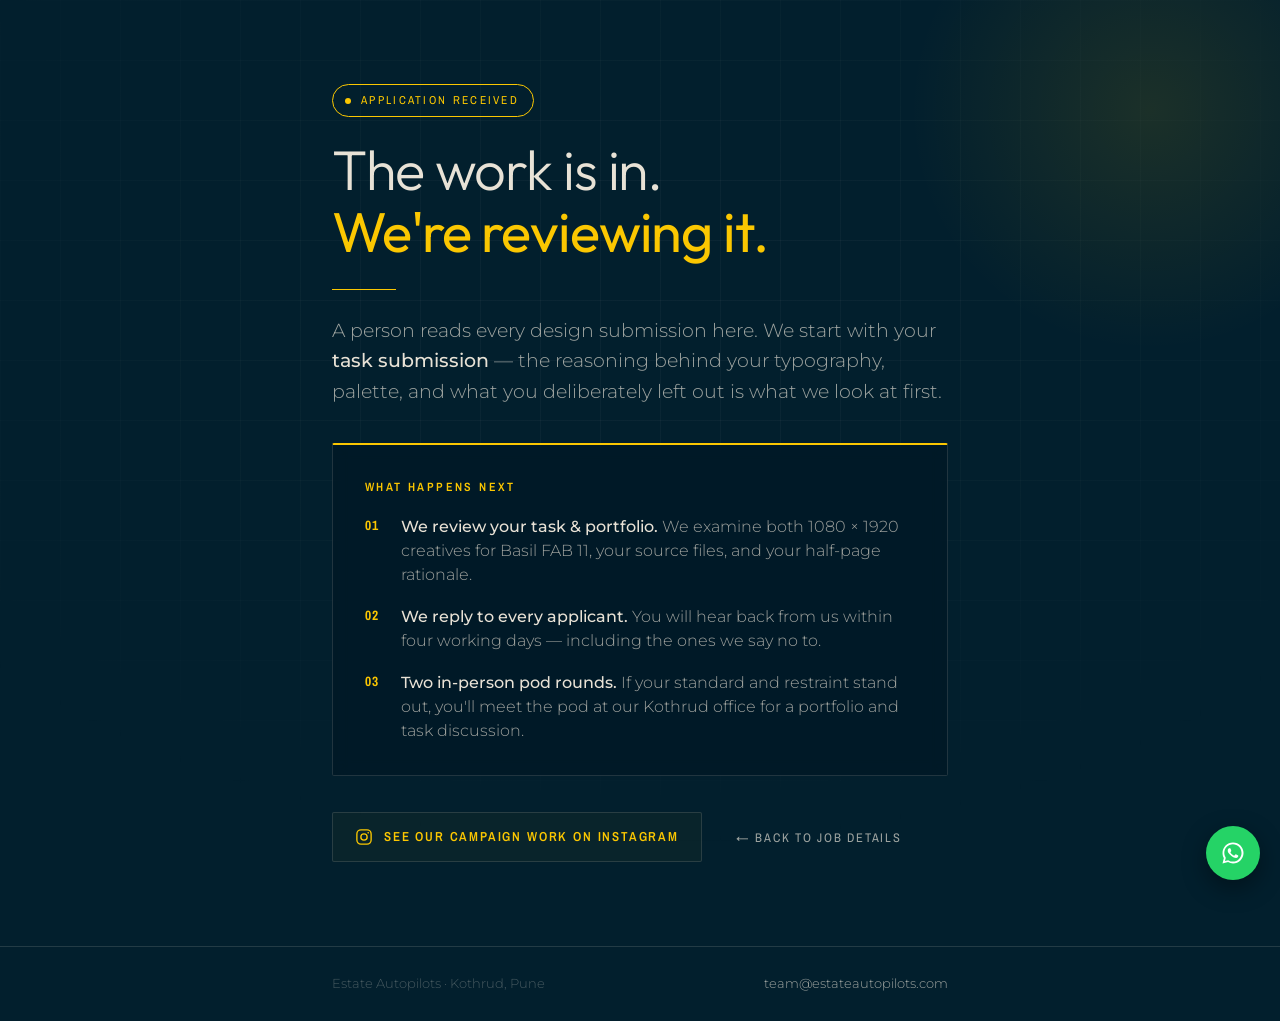
<file: graphic-designer-thank-you.html>
<!DOCTYPE html>
<html lang="en">

<head>
  <meta charset="UTF-8">
  <meta name="viewport" content="width=device-width, initial-scale=1.0">
  <title>Application Received — Graphic Designer | Estate Autopilots</title>
  <meta name="description" content="Application received for the Graphic Designer position at Estate Autopilots, Kothrud, Pune.">
  <meta name="robots" content="noindex, nofollow">
  <link rel="icon" type="image/png"
    href="[data-uri]">
  <link rel="preconnect" href="https://fonts.googleapis.com">
  <link rel="preconnect" href="https://fonts.gstatic.com" crossorigin>
  <link href="https://fonts.googleapis.com/css2?family=Outfit:wght@200;300;400;500;600&family=Archivo+Narrow:wght@500;600;700&family=Montserrat:wght@300;400;500;600;700&display=swap" rel="stylesheet">

  <!-- ============================================================
     META PIXEL — Dedicated Graphic Designer Lead Event
     ============================================================ -->
  <script>
    !function (f, b, e, v, n, t, s) {
      if (f.fbq) return; n = f.fbq = function () {
        n.callMethod ?
        n.callMethod.apply(n, arguments) : n.queue.push(arguments)
      }; if (!f._fbq) f._fbq = n;
      n.push = n; n.loaded = !0; n.version = '2.0'; n.queue = []; t = b.createElement(e); t.async = !0;
      t.src = v; s = b.getElementsByTagName(e)[0]; s.parentNode.insertBefore(t, s)
    }(window,
      document, 'script', 'https://connect.facebook.net/en_US/fbevents.js');
    fbq('init', '919895820554758');
    fbq('track', 'PageView');
    fbq('track', 'Lead', { content_name: 'Graphic Designer Application' });
  </script>
  <noscript><img height="1" width="1" style="display:none"
      src="https://www.facebook.com/tr?id=919895820554758&ev=Lead&noscript=1" /></noscript>

  <style>
    :root {
      --midnight: #021f2d;
      --ink: #011723;
      --gold: #fbc701;
      --stone: #e8e2d6;
      --concrete: #e9edf5;
      --stone-dim: rgba(232, 226, 214, .68);
      --stone-faint: rgba(232, 226, 214, .30);
      --line: rgba(232, 226, 214, .14);
      --display: 'Outfit', system-ui, -apple-system, sans-serif;
      --util: 'Archivo Narrow', 'Outfit', sans-serif;
      --body: 'Montserrat', system-ui, -apple-system, sans-serif;
    }

    * {
      margin: 0;
      padding: 0;
      box-sizing: border-box;
    }

    html {
      scroll-behavior: smooth;
    }

    body {
      background: var(--midnight);
      color: var(--stone);
      font-family: var(--body);
      font-size: 16.5px;
      line-height: 1.68;
      font-weight: 300;
      -webkit-font-smoothing: antialiased;
      min-height: 100vh;
      display: flex;
      flex-direction: column;
      position: relative;
      overflow-x: hidden;
    }

    .grid-bg {
      position: absolute;
      inset: 0;
      pointer-events: none;
      background-image:
        linear-gradient(rgba(232, 226, 214, .04) 1px, transparent 1px),
        linear-gradient(90deg, rgba(232, 226, 214, .04) 1px, transparent 1px);
      background-size: 60px 60px;
      mask-image: radial-gradient(ellipse 90% 70% at 50% 30%, #000 20%, transparent 78%);
      -webkit-mask-image: radial-gradient(ellipse 90% 70% at 50% 30%, #000 20%, transparent 78%);
    }

    .wrap {
      width: 100%;
      max-width: 680px;
      margin: 0 auto;
      padding: 0 clamp(20px, 5vw, 32px);
    }

    main {
      flex: 1;
      display: flex;
      align-items: center;
      padding: clamp(48px, 8vw, 84px) 0;
      position: relative;
    }

    main::after {
      content: "";
      position: absolute;
      top: -140px;
      right: -120px;
      width: 500px;
      height: 500px;
      border-radius: 50%;
      background: radial-gradient(circle, rgba(251, 199, 1, .10), transparent 68%);
      pointer-events: none;
    }

    .inner {
      position: relative;
      z-index: 2;
      width: 100%;
    }


    .badge {
      display: inline-flex;
      align-items: center;
      gap: 10px;
      border: 1px solid var(--gold);
      border-radius: 99px;
      padding: 6px 14px 6px 12px;
      font-family: var(--util);
      font-size: 11.5px;
      letter-spacing: .2em;
      text-transform: uppercase;
      color: var(--gold);
      margin-bottom: 22px;
    }

    .badge i {
      width: 6px;
      height: 6px;
      border-radius: 50%;
      background: var(--gold);
      display: block;
    }

    h1 {
      font-family: var(--display);
      font-weight: 300;
      font-size: clamp(34px, 7.5vw, 56px);
      line-height: 1.1;
      letter-spacing: -.02em;
    }

    h1 .gold {
      color: var(--gold);
      font-weight: 400;
      display: block;
    }

    .rule {
      height: 1px;
      background: var(--gold);
      width: 64px;
      margin: 26px 0;
      border: 0;
    }

    .lede {
      font-size: clamp(16px, 2vw, 18.5px);
      line-height: 1.65;
      color: var(--stone-dim);
      font-weight: 300;
      max-width: 58ch;
    }

    .lede b {
      color: var(--stone);
      font-weight: 500;
    }

    .next {
      border: 1px solid var(--line);
      border-top: 2px solid var(--gold);
      border-radius: 2px;
      padding: clamp(22px, 4vw, 32px);
      background: rgba(1, 23, 35, .6);
      backdrop-filter: blur(8px);
      -webkit-backdrop-filter: blur(8px);
      margin-top: 36px;
    }

    .next h2 {
      font-family: var(--util);
      font-weight: 600;
      font-size: 12px;
      text-transform: uppercase;
      letter-spacing: .2em;
      color: var(--gold);
      margin-bottom: 18px;
    }

    .next ol {
      list-style: none;
      counter-reset: s;
    }

    .next li {
      counter-increment: s;
      position: relative;
      padding-left: 36px;
      margin-bottom: 18px;
      font-size: 15.5px;
      color: var(--stone-dim);
      line-height: 1.55;
    }

    .next li:last-child {
      margin-bottom: 0;
    }

    .next li::before {
      content: "0" counter(s);
      position: absolute;
      left: 0;
      top: 0;
      font-family: var(--util);
      font-weight: 700;
      font-size: 13.5px;
      letter-spacing: .1em;
      color: var(--gold);
    }

    .next li b {
      color: var(--stone);
      font-weight: 500;
    }

    .actions {
      display: flex;
      flex-wrap: wrap;
      align-items: center;
      gap: 16px;
      margin-top: 36px;
    }

    .ig {
      display: inline-flex;
      align-items: center;
      gap: 11px;
      color: var(--gold);
      text-decoration: none;
      font-family: var(--util);
      font-size: 13px;
      font-weight: 600;
      letter-spacing: .14em;
      text-transform: uppercase;
      border: 1px solid var(--line);
      border-radius: 2px;
      padding: 13px 22px;
      background: rgba(251, 199, 1, .03);
      transition: border-color .2s ease, background .2s ease, color .2s ease;
    }

    .ig:hover {
      border-color: var(--gold);
      background: var(--gold);
      color: var(--midnight);
    }

    .ig svg {
      width: 18px;
      height: 18px;
      flex: 0 0 auto;
    }

    .btn-back {
      display: inline-flex;
      align-items: center;
      gap: 8px;
      color: var(--stone-dim);
      text-decoration: none;
      font-family: var(--util);
      font-size: 12.5px;
      letter-spacing: .14em;
      text-transform: uppercase;
      padding: 13px 18px;
      transition: color .2s ease;
    }

    .btn-back:hover {
      color: var(--gold);
    }

    footer {
      border-top: 1px solid var(--line);
      padding: 26px 0;
      font-size: 13px;
      color: var(--stone-faint);
    }

    footer a {
      color: var(--stone-dim);
      text-decoration: none;
      transition: color .2s ease;
    }

    footer a:hover {
      color: var(--gold);
    }

    a:focus-visible {
      outline: 2px solid var(--gold);
      outline-offset: 3px;
    }

    /* ---------- whatsapp float ---------- */
    .wa {
      position: fixed;
      right: 20px;
      bottom: 20px;
      z-index: 70;
      width: 54px;
      height: 54px;
      border-radius: 50%;
      background: #25D366;
      display: grid;
      place-items: center;
      box-shadow: 0 8px 24px rgba(0, 0, 0, .4);
      transition: transform .2s ease, box-shadow .2s ease;
    }

    .wa:hover {
      transform: scale(1.07);
      box-shadow: 0 10px 28px rgba(0, 0, 0, .5);
    }

    .wa svg {
      width: 28px;
      height: 28px;
      fill: #fff;
    }

    @media (max-width: 640px) {
      .actions {
        flex-direction: column;
        align-items: stretch;
      }
      .ig, .btn-back {
        justify-content: center;
      }
      .wa {
        right: 16px;
        bottom: 16px;
        width: 48px;
        height: 48px;
      }
      .wa svg {
        width: 24px;
        height: 24px;
      }
    }

    @media (prefers-reduced-motion: reduce) {
      * {
        animation: none !important;
        transition: none !important;
      }
    }
  </style>
</head>

<body>

  <div class="grid-bg"></div>

  <main>
    <div class="wrap inner">
      <div class="badge"><i></i>Application received</div>
      <h1>The work is in.<br><span class="gold">We're reviewing it.</span></h1>
      <hr class="rule">

      <p class="lede">
        A person reads every design submission here. We start with your <b>task submission</b> — the reasoning behind your typography, palette, and what you deliberately left out is what we look at first.
      </p>

      <div class="next">
        <h2>What happens next</h2>
        <ol>
          <li><b>We review your task &amp; portfolio.</b> We examine both 1080&nbsp;×&nbsp;1920 creatives for Basil FAB 11, your source files, and your half-page rationale.</li>
          <li><b>We reply to every applicant.</b> You will hear back from us within four working days — including the ones we say no to.</li>
          <li><b>Two in-person pod rounds.</b> If your standard and restraint stand out, you'll meet the pod at our Kothrud office for a portfolio and task discussion.</li>
        </ol>
      </div>

      <div class="actions">
        <a class="ig" href="https://www.instagram.com/estateautopilots/" target="_blank" rel="noopener">
          <svg viewBox="0 0 24 24" fill="none" stroke="currentColor" stroke-width="1.8" stroke-linecap="round"
            stroke-linejoin="round" aria-hidden="true">
            <rect x="2.5" y="2.5" width="19" height="19" rx="5.5" />
            <circle cx="12" cy="12" r="4.2" />
            <circle cx="17.6" cy="6.4" r="1.1" fill="currentColor" stroke="none" />
          </svg>
          See our campaign work on Instagram
        </a>
        <a class="btn-back" href="graphic-designer.html">← Back to job details</a>
      </div>
    </div>
  </main>

  <footer>
    <div class="wrap" style="display:flex;justify-content:space-between;flex-wrap:wrap;gap:12px">
      <span>Estate Autopilots · Kothrud, Pune</span>
      <span><a href="mailto:team@estateautopilots.com">team@estateautopilots.com</a></span>
    </div>
  </footer>

  <!-- Floating WhatsApp support button -->
  <a class="wa"
    href="https://wa.me/918830065130?text=Hi%2C%20I%20have%20a%20question%20about%20the%20Graphic%20Designer%20role."
    target="_blank" rel="noopener" aria-label="Ask a question on WhatsApp">
    <svg viewBox="0 0 32 32" aria-hidden="true">
      <path
        d="M16.03 4C9.4 4 4.03 9.37 4.03 16c0 2.11.55 4.09 1.51 5.81L4 28l6.36-1.67A11.94 11.94 0 0 0 16.03 28c6.62 0 12-5.37 12-12s-5.38-12-12-12zm0 21.82c-1.86 0-3.6-.5-5.1-1.38l-.37-.22-3.77.99 1-3.67-.24-.38a9.78 9.78 0 0 1-1.5-5.24c0-5.43 4.42-9.85 9.86-9.85 5.43 0 9.85 4.42 9.85 9.85s-4.42 9.9-9.73 9.9zm5.4-7.38c-.3-.15-1.75-.86-2.02-.96-.27-.1-.47-.15-.67.15-.2.3-.77.96-.94 1.16-.17.2-.35.22-.65.07-.3-.15-1.25-.46-2.38-1.47-.88-.78-1.47-1.75-1.65-2.05-.17-.3-.02-.46.13-.61.13-.13.3-.35.45-.52.15-.17.2-.3.3-.5.1-.2.05-.37-.02-.52-.08-.15-.67-1.61-.92-2.2-.24-.58-.48-.5-.67-.51h-.57c-.2 0-.52.07-.79.37-.27.3-1.04 1.01-1.04 2.47s1.06 2.86 1.21 3.06c.15.2 2.09 3.2 5.07 4.48.71.3 1.26.49 1.69.63.71.22 1.36.19 1.87.12.57-.09 1.75-.72 2-1.41.25-.7.25-1.29.17-1.41-.07-.13-.27-.2-.57-.35z" />
    </svg>
  </a>

</body>

</html>
</file>
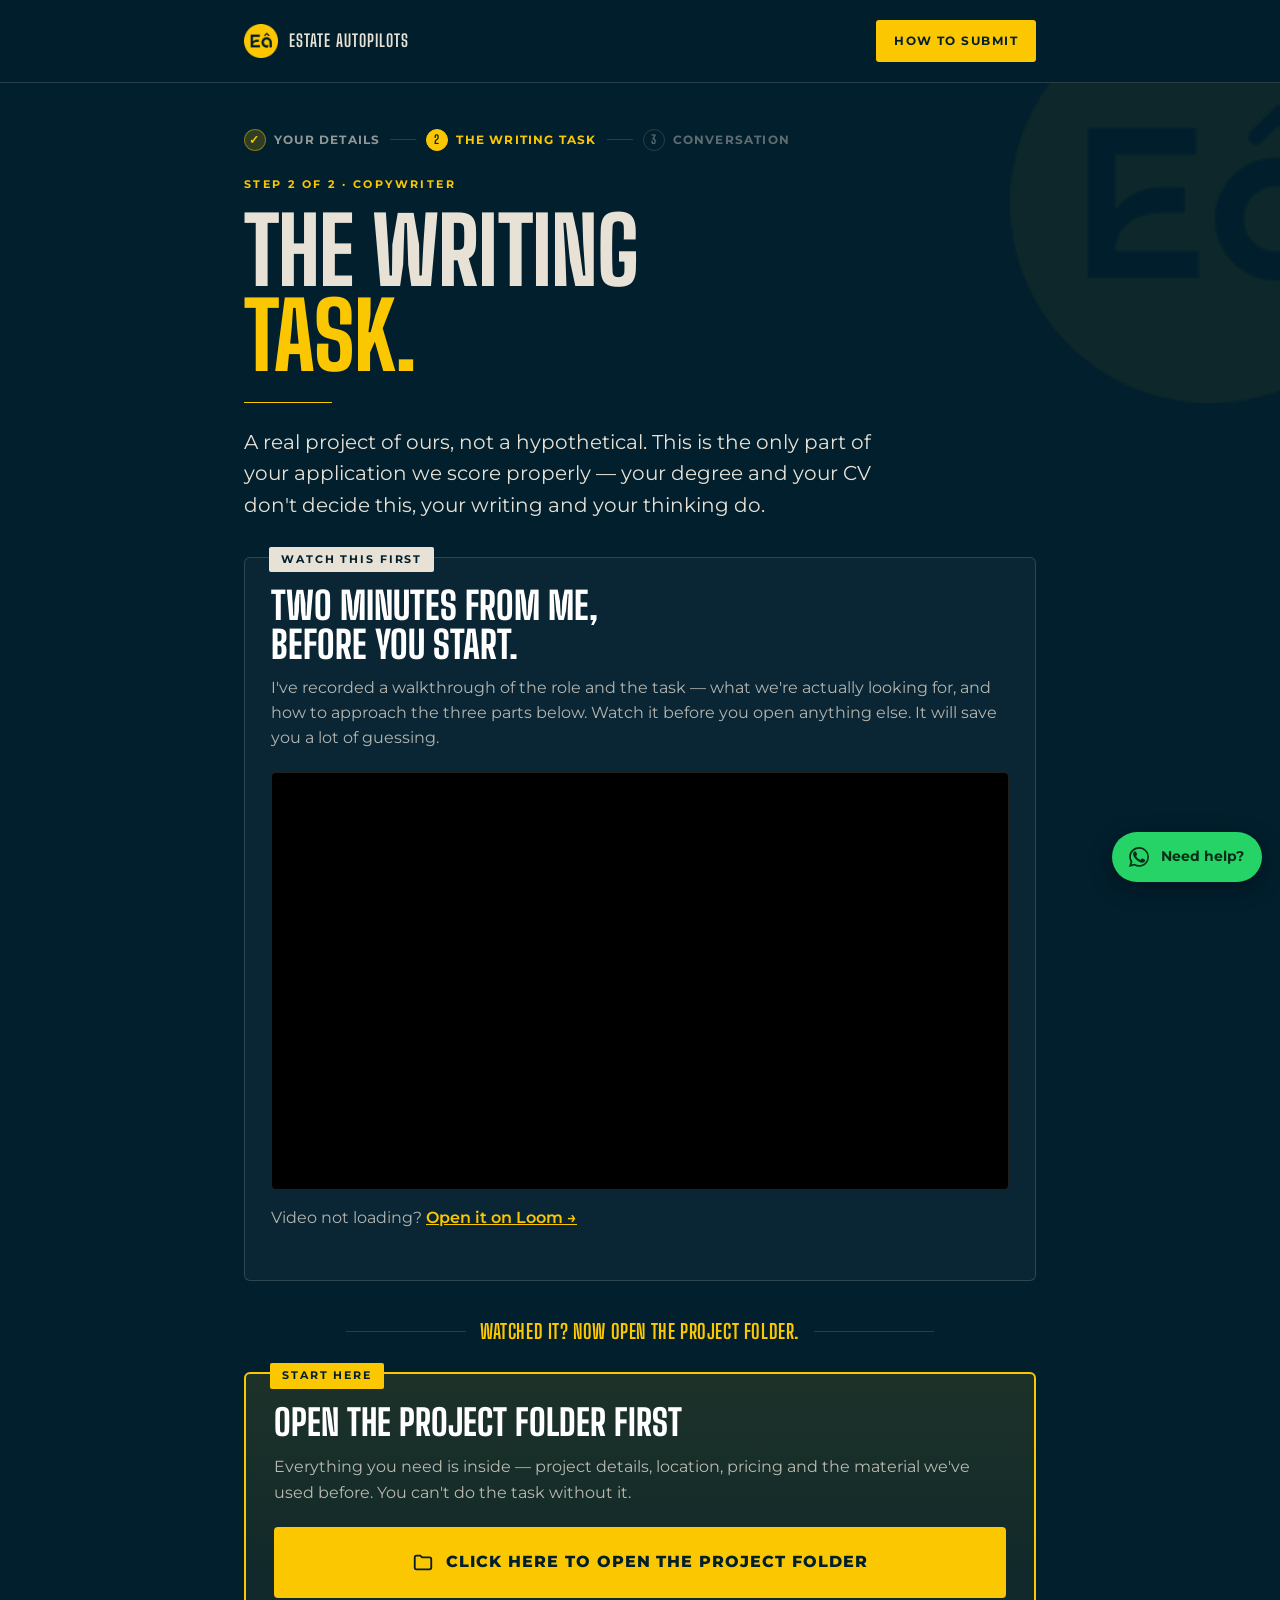
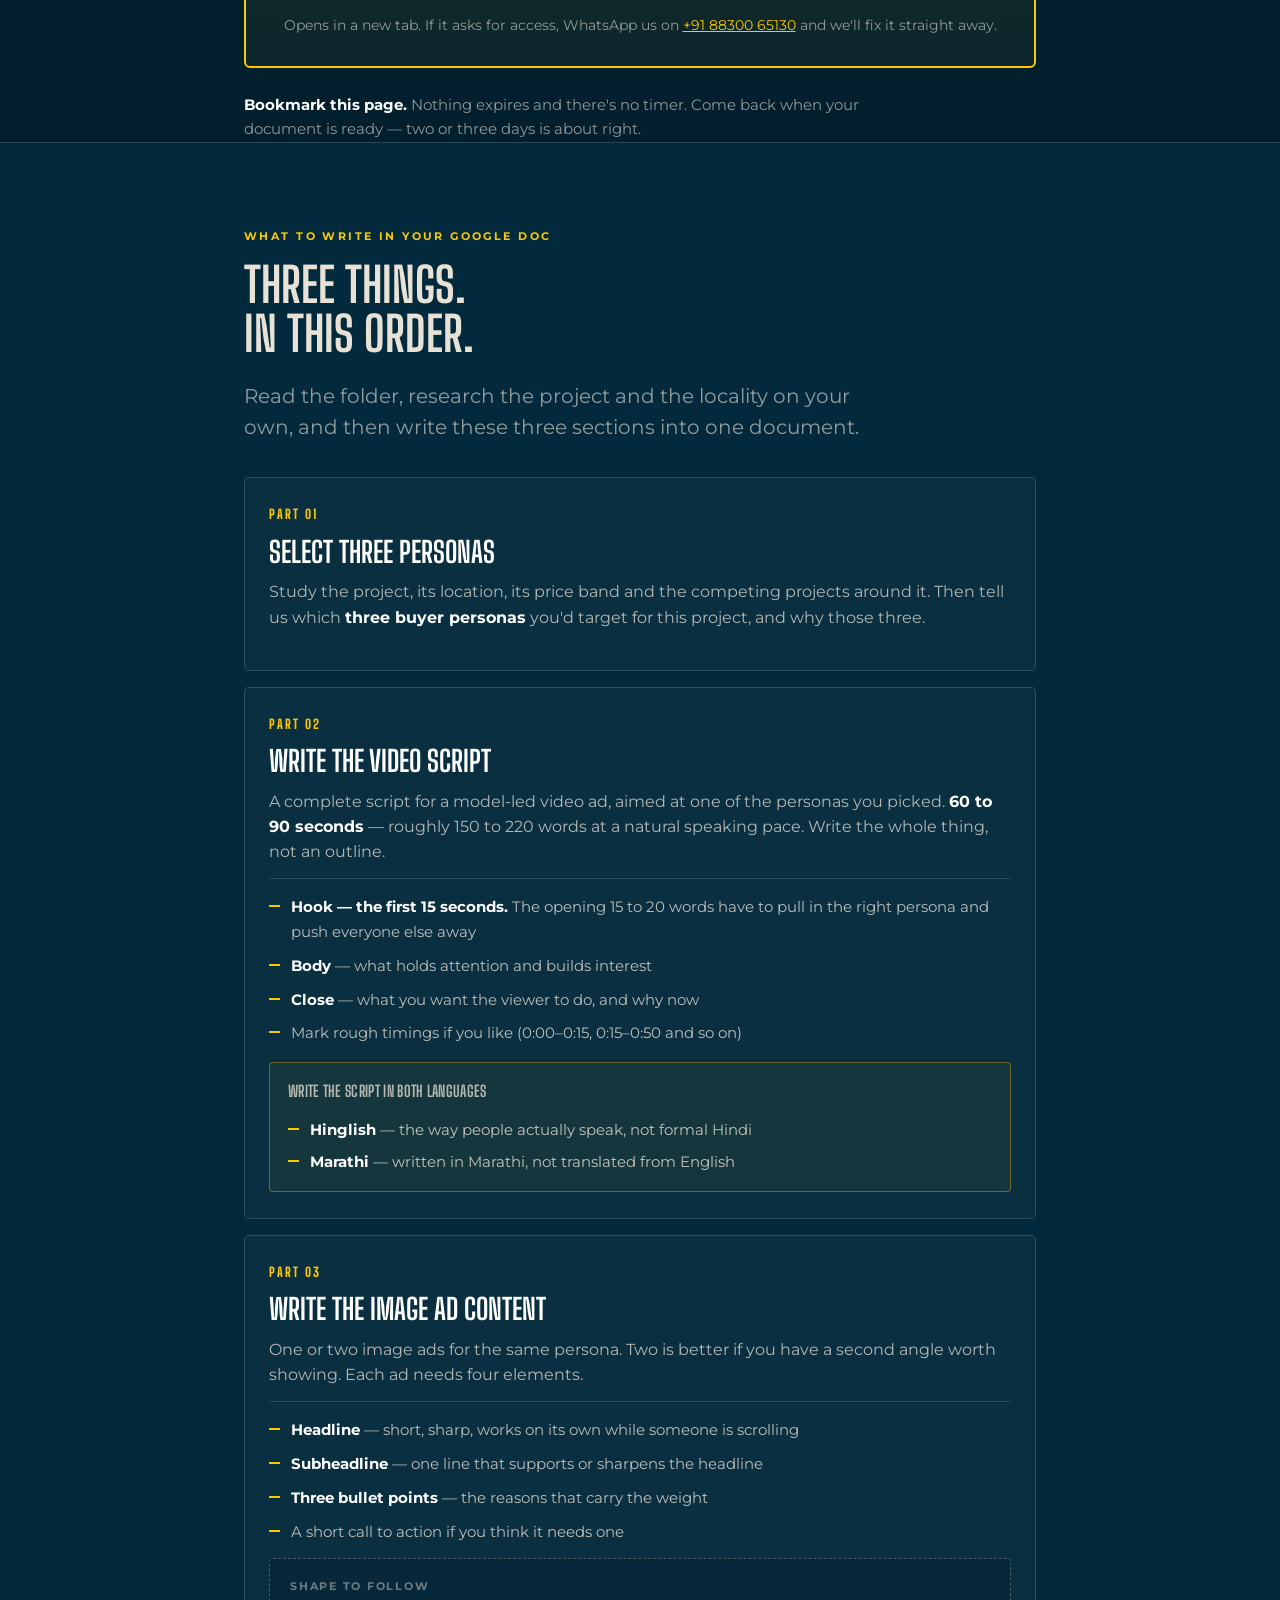
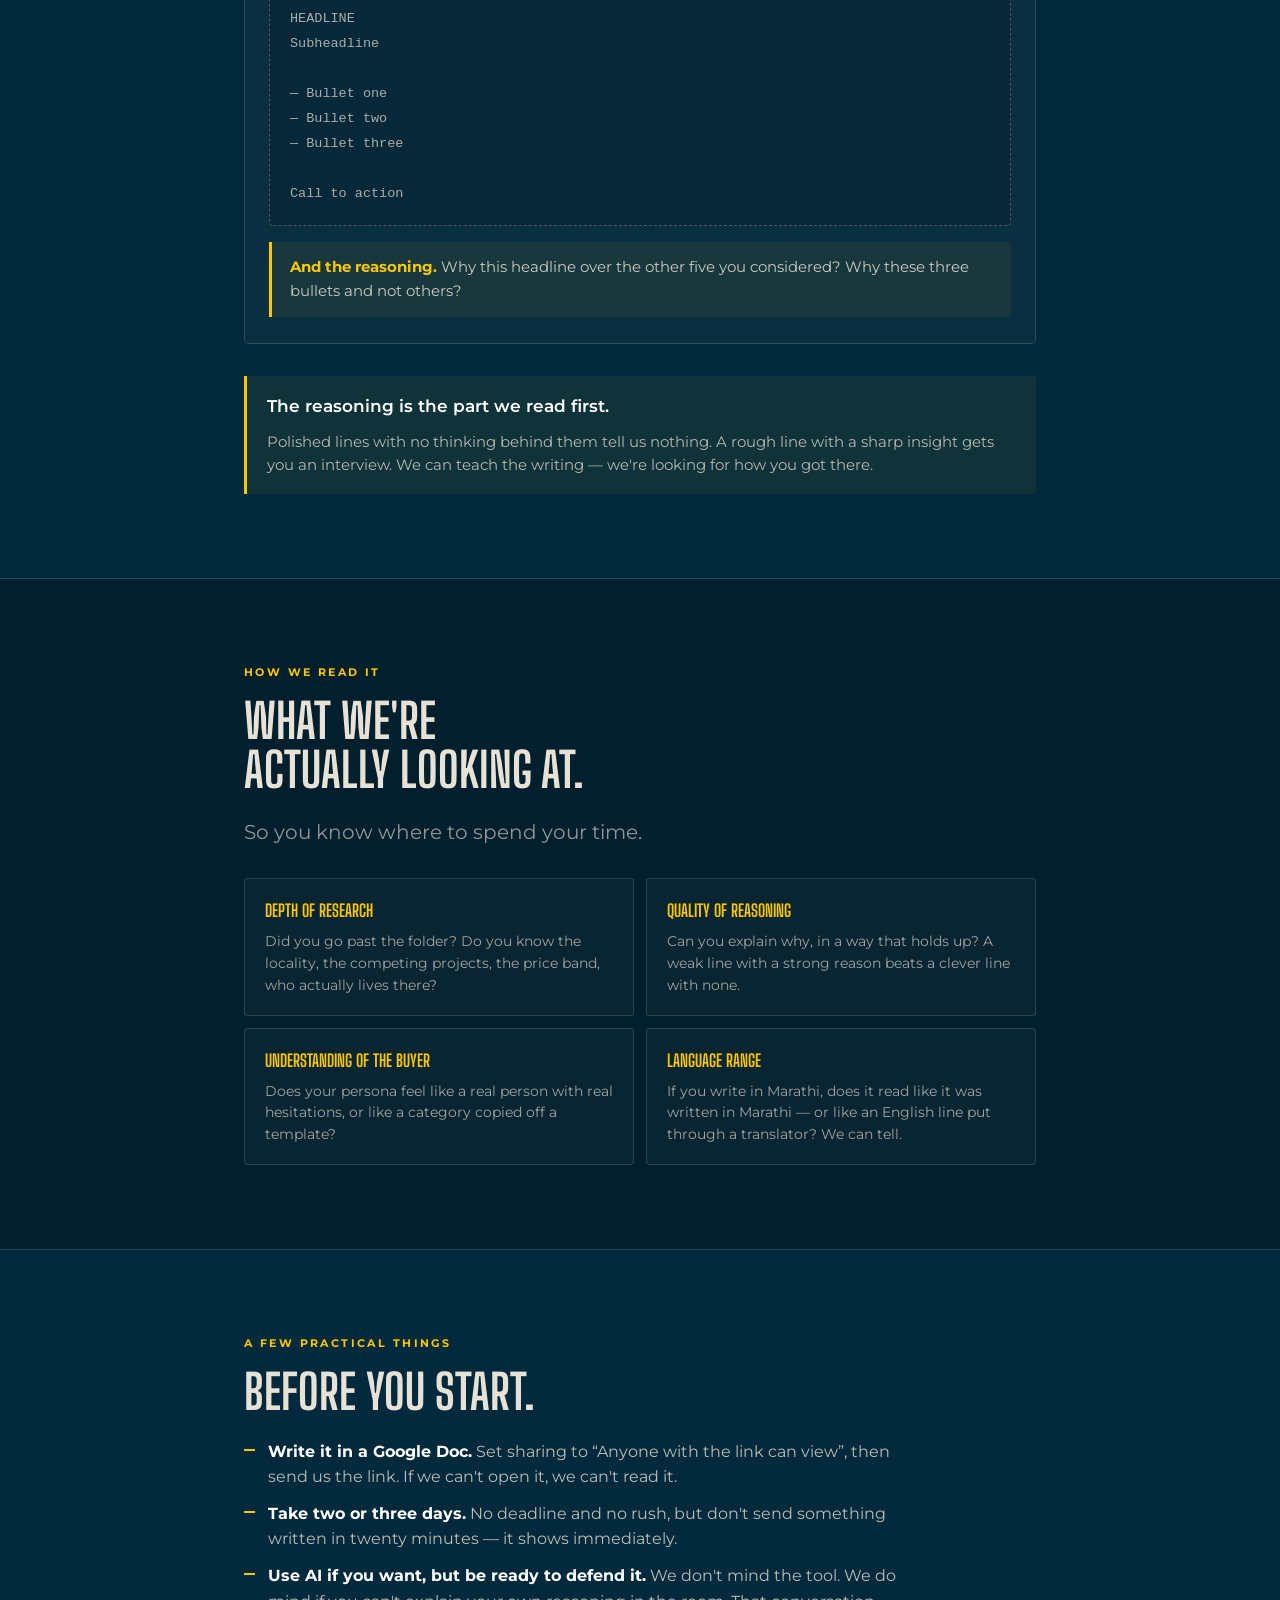
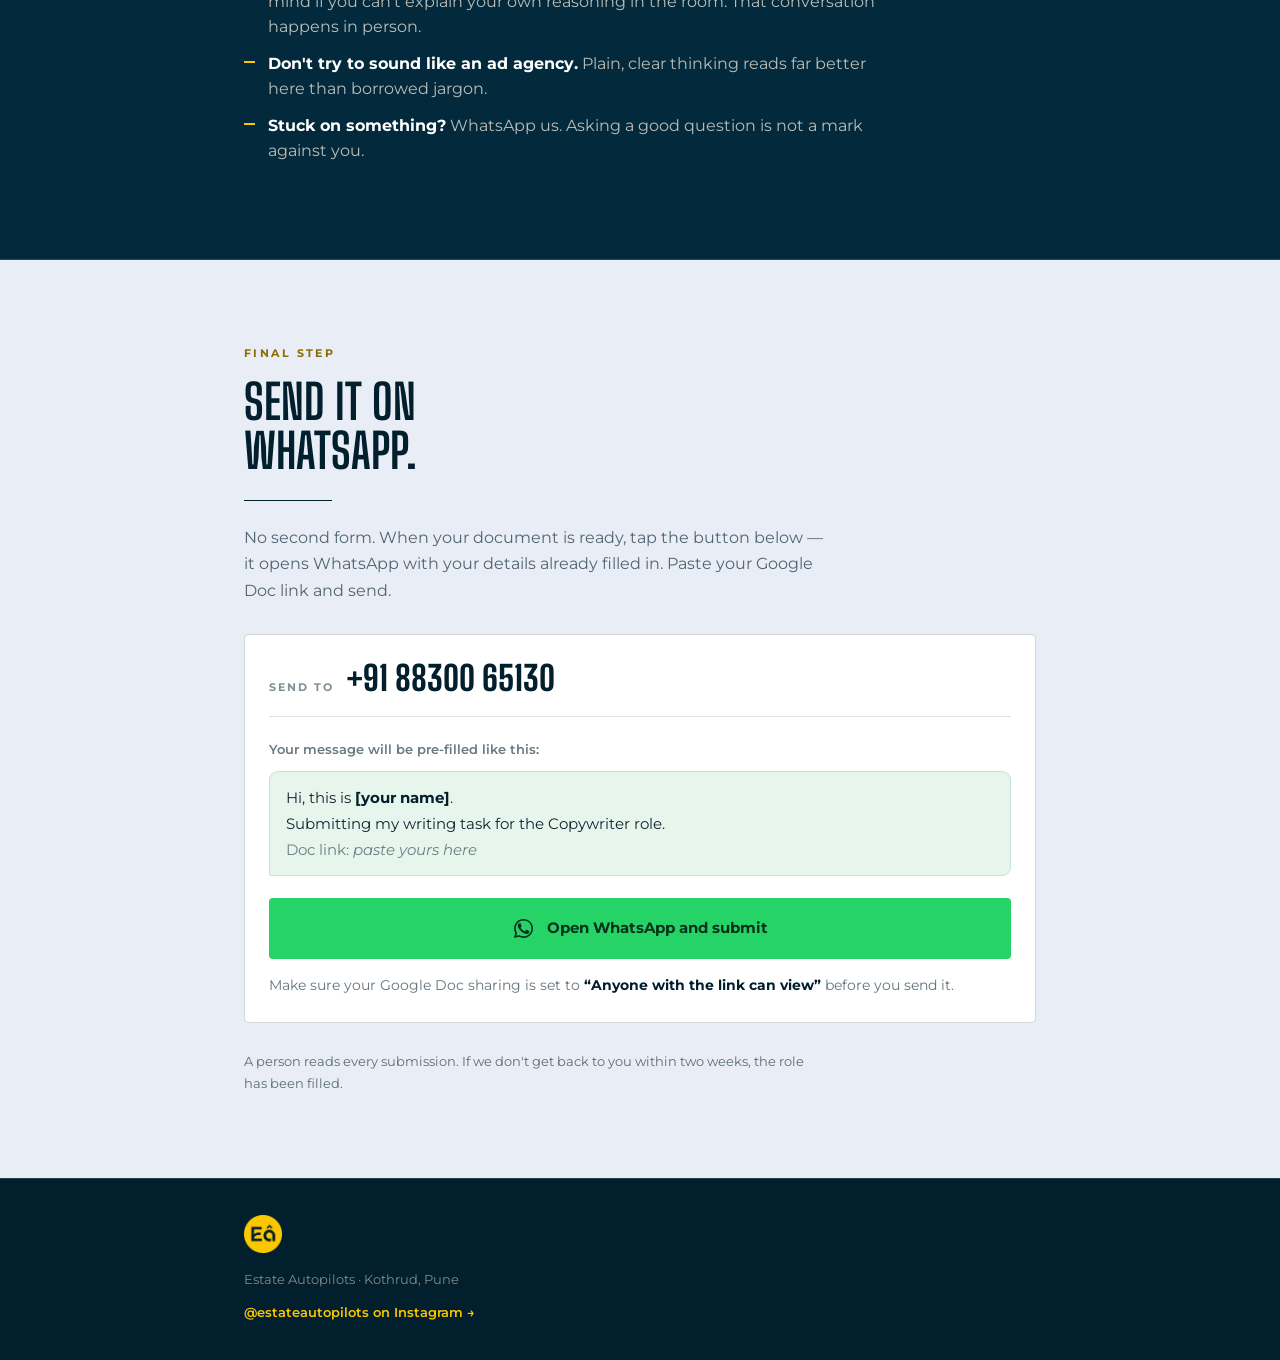
<file: task-copywriter.html>
<!DOCTYPE html>
<html lang="en">
<head>
<meta charset="UTF-8">
<meta name="viewport" content="width=device-width, initial-scale=1.0">
<title>The writing task — Copywriter, Estate Autopilots</title>
<meta name="robots" content="noindex, nofollow">

<!-- ============ META PIXEL ============ -->
<script>
!function(f,b,e,v,n,t,s){if(f.fbq)return;n=f.fbq=function(){n.callMethod?
n.callMethod.apply(n,arguments):n.queue.push(arguments)};if(!f._fbq)f._fbq=n;
n.push=n;n.loaded=!0;n.version='2.0';n.queue=[];t=b.createElement(e);t.async=!0;
t.src=v;s=b.getElementsByTagName(e)[0];s.parentNode.insertBefore(t,s)}(window,
document,'script','https://connect.facebook.net/en_US/fbevents.js');
fbq('init', '919895820554758');
fbq('track', 'PageView');
fbq('track', 'ViewContent', { content_name: 'Copywriter — Task page reached' });
</script>
<noscript><img height="1" width="1" style="display:none"
src="https://www.facebook.com/tr?id=919895820554758&ev=PageView&noscript=1"/></noscript>
<!-- ============ END META PIXEL ============ -->

<link rel="icon" type="image/png" href="[data-uri]">
<link rel="preconnect" href="https://fonts.googleapis.com">
<link rel="preconnect" href="https://fonts.gstatic.com" crossorigin>
<link href="https://fonts.googleapis.com/css2?family=Big+Shoulders+Display:wght@500;700;800&family=Montserrat:wght@400;500;600;700&display=swap" rel="stylesheet">

<style>
:root{
  --midnight:#021f2d;--gold:#fbc701;--stone:#e8e2d6;--concrete:#e9edf5;
  --midnight-2:#032a3c;--line:rgba(232,226,214,.16);
  --display:'Big Shoulders Display','Agency FB',Impact,sans-serif;
  --body:'Montserrat',-apple-system,BlinkMacSystemFont,sans-serif;
}
*{margin:0;padding:0;box-sizing:border-box}
html{scroll-behavior:smooth}
body{background:var(--midnight);color:var(--stone);font-family:var(--body);font-size:16px;line-height:1.65;-webkit-font-smoothing:antialiased}
.wrap{width:100%;max-width:840px;margin:0 auto;padding:0 24px}
section{padding:60px 0}
@media(min-width:900px){section{padding:84px 0}}
.kicker{font-size:11px;font-weight:700;letter-spacing:.22em;text-transform:uppercase;color:var(--gold);margin-bottom:16px}
h1{font-family:var(--display);font-weight:800;font-size:clamp(44px,12vw,92px);line-height:.92;text-transform:uppercase;letter-spacing:-.01em}
h2{font-family:var(--display);font-weight:700;font-size:clamp(30px,6.8vw,48px);line-height:1.02;text-transform:uppercase;margin-bottom:22px}
p{margin-bottom:16px}
p:last-child{margin-bottom:0}
.gold{color:var(--gold)}
.lead{font-size:clamp(17px,2.4vw,19.5px);line-height:1.6}
.muted{color:rgba(232,226,214,.62)}
.small{font-size:14.5px}
.rule{height:1px;background:var(--gold);width:88px;margin:24px 0}
.band{background:var(--midnight-2);border-top:1px solid var(--line);border-bottom:1px solid var(--line)}

header{padding:20px 0;border-bottom:1px solid var(--line);position:sticky;top:0;z-index:50;background:rgba(2,31,45,.94);backdrop-filter:blur(10px)}
.headbar{display:flex;align-items:center;justify-content:space-between;gap:16px}
.logo{display:flex;align-items:center;gap:11px;text-decoration:none}
.logo .mark{width:34px;height:34px;display:block;flex:0 0 auto}
.logo .name{font-family:var(--display);font-weight:700;font-size:17px;letter-spacing:.06em;text-transform:uppercase;color:var(--stone)}
.headcta{font-size:12px;font-weight:700;letter-spacing:.12em;text-transform:uppercase;color:var(--midnight);background:var(--gold);padding:11px 18px;border-radius:3px;text-decoration:none;white-space:nowrap;transition:box-shadow .2s ease}
.headcta:hover{box-shadow:0 0 0 4px rgba(251,199,1,.2)}
@media(max-width:520px){.headcta{padding:10px 14px;font-size:11px}.logo .name{display:none}}

/* progress */
.prog{display:flex;align-items:center;gap:10px;flex-wrap:wrap;margin-bottom:24px}
.pstep{display:flex;align-items:center;gap:8px;font-size:12px;font-weight:700;letter-spacing:.1em;text-transform:uppercase;color:rgba(232,226,214,.4)}
.pstep .dot{width:22px;height:22px;border-radius:50%;border:1px solid var(--line);display:grid;place-items:center;font-family:var(--display);font-size:12px;font-weight:700}
.pstep.done{color:rgba(232,226,214,.62)}
.pstep.done .dot{background:rgba(251,199,1,.18);border-color:rgba(251,199,1,.4);color:var(--gold)}
.pstep.on{color:var(--gold)}
.pstep.on .dot{background:var(--gold);border-color:var(--gold);color:var(--midnight)}
.pbar{width:26px;height:1px;background:var(--line)}
@media(max-width:600px){.pstep .lbl{display:none}.pbar{width:16px}}

/* hero */
.thead{padding-top:46px;padding-bottom:0;position:relative;overflow:hidden}
.thead .watermark{position:absolute;top:-80px;right:-130px;width:400px;height:400px;opacity:.05;z-index:1;pointer-events:none}
.thead .inner{position:relative;z-index:2}
.greet{font-size:15px;color:var(--gold);font-weight:600;margin-bottom:10px;display:none}
.greet.show{display:block}

/* ===== video ===== */
.videoblock{
  border:1px solid var(--line);border-radius:6px;
  background:rgba(232,226,214,.04);
  padding:28px 26px;margin-top:36px;position:relative;
}
.videoblock .vtag{
  position:absolute;top:-11px;left:24px;background:var(--stone);color:var(--midnight);
  font-size:10.5px;font-weight:700;letter-spacing:.18em;text-transform:uppercase;
  padding:4px 12px;border-radius:2px;
}
.videoblock h3{
  font-family:var(--display);font-weight:800;font-size:clamp(26px,5.4vw,38px);
  text-transform:uppercase;line-height:1.03;color:#fff;margin-bottom:12px;
}
.videoblock p{font-size:15.5px;color:rgba(232,226,214,.76);margin-bottom:22px;line-height:1.6}
.vframe{
  position:relative;width:100%;padding-bottom:56.25%;height:0;
  border-radius:5px;overflow:hidden;background:#000;
  border:1px solid rgba(232,226,214,.14);
}
.vframe iframe{position:absolute;top:0;left:0;width:100%;height:100%;border:0}
.vafter{font-size:13.5px;color:rgba(232,226,214,.6);margin-top:16px;margin-bottom:0}
.vafter a{color:var(--gold);font-weight:600}
.aftervideo{
  font-family:var(--display);font-weight:700;font-size:20px;text-transform:uppercase;
  color:var(--gold);letter-spacing:.03em;margin:34px 0 0;text-align:center;
  display:flex;align-items:center;justify-content:center;gap:14px;
}
.aftervideo::before,.aftervideo::after{content:"";flex:1;height:1px;background:var(--line);max-width:120px}
@media(max-width:600px){.aftervideo{font-size:17px;gap:10px}}

/* ===== STEP ONE — folder ===== */
.folderblock{
  border:2px solid var(--gold);border-radius:6px;
  background:linear-gradient(180deg,rgba(251,199,1,.11),rgba(251,199,1,.04));
  padding:30px 28px;margin-top:24px;position:relative;
}
.folderblock .tag{
  position:absolute;top:-11px;left:24px;background:var(--gold);color:var(--midnight);
  font-size:10.5px;font-weight:700;letter-spacing:.18em;text-transform:uppercase;
  padding:4px 12px;border-radius:2px;
}
.folderblock h3{
  font-family:var(--display);font-weight:800;font-size:clamp(26px,5.4vw,36px);
  text-transform:uppercase;line-height:1.05;color:#fff;margin-bottom:12px;
}
.folderblock p{font-size:15.5px;color:rgba(232,226,214,.78);margin-bottom:22px}
.bigbtn{
  display:flex;align-items:center;justify-content:center;gap:12px;
  background:var(--gold);color:var(--midnight);text-decoration:none;
  font-weight:800;font-size:16px;letter-spacing:.06em;text-transform:uppercase;
  padding:22px 28px;border-radius:4px;text-align:center;
  transition:box-shadow .2s ease,transform .12s ease;
}
.bigbtn:hover{box-shadow:0 0 0 6px rgba(251,199,1,.22)}
.bigbtn:active{transform:translateY(1px)}
.bigbtn svg{width:22px;height:22px;flex:0 0 auto;stroke:var(--midnight);fill:none;stroke-width:2}
.folderblock .after{font-size:13.5px;color:rgba(232,226,214,.62);margin-top:16px;margin-bottom:0;text-align:center}
.folderblock .after a{color:var(--gold)}

/* deliverables */
.deliv{list-style:none;margin-top:34px}
.deliv > li{
  border:1px solid var(--line);border-radius:5px;
  background:rgba(232,226,214,.03);padding:26px 24px;margin-bottom:16px;
}
.deliv .num{
  font-family:var(--display);font-weight:800;font-size:13px;letter-spacing:.16em;
  color:var(--gold);text-transform:uppercase;display:block;margin-bottom:10px;
}
.deliv h4{
  font-family:var(--display);font-weight:700;font-size:clamp(22px,4.6vw,29px);
  text-transform:uppercase;color:#fff;margin-bottom:12px;line-height:1.1;
}
.deliv p{font-size:15.5px;color:rgba(232,226,214,.76);line-height:1.62;margin-bottom:14px}
.spec{list-style:none;margin-top:6px;border-top:1px solid var(--line);padding-top:16px}
.spec li{position:relative;padding-left:22px;margin-bottom:9px;font-size:15px;color:rgba(232,226,214,.8)}
.spec li:last-child{margin-bottom:0}
.spec li::before{content:"";position:absolute;left:0;top:10px;width:11px;height:2px;background:var(--gold)}
.spec li strong{color:#fff;font-weight:700}
.whybox{
  margin-top:16px;border-left:3px solid var(--gold);
  background:rgba(251,199,1,.06);padding:14px 18px;border-radius:0 3px 3px 0;
}
.whybox p{font-size:14.5px;color:rgba(232,226,214,.86);margin:0}
.whybox strong{color:var(--gold)}

/* language box */
.langbox{margin-top:16px;border:1px solid rgba(251,199,1,.35);border-radius:4px;background:rgba(251,199,1,.05);padding:16px 18px}
.langhead{font-family:var(--display);font-weight:700;font-size:17px;text-transform:uppercase;color:var(--gold);margin-bottom:10px;letter-spacing:.02em}
.langlist{list-style:none;margin:0}
.langlist li{position:relative;padding-left:22px;margin-bottom:7px;font-size:15px;color:rgba(232,226,214,.82)}
.langlist li:last-child{margin-bottom:0}
.langlist li::before{content:"";position:absolute;left:0;top:10px;width:11px;height:2px;background:var(--gold)}
.langlist li strong{color:#fff;font-weight:700}

/* sample shape */
.shape{
  border:1px dashed rgba(232,226,214,.28);border-radius:4px;
  padding:18px 20px;margin-top:14px;background:rgba(2,31,45,.4);
}
.shape .shapelabel{font-size:11px;font-weight:700;letter-spacing:.16em;text-transform:uppercase;color:rgba(232,226,214,.45);margin-bottom:12px}
.shape code{
  display:block;font-family:ui-monospace,SFMono-Regular,Menlo,monospace;
  font-size:13.5px;line-height:1.85;color:rgba(232,226,214,.72);white-space:pre-wrap;
}

/* stress */
.stress{border-left:3px solid var(--gold);padding:18px 20px;margin:32px 0 0;background:rgba(251,199,1,.05);border-radius:0 3px 3px 0}
.stress p{font-size:16.5px;font-weight:600;color:#fff;margin:0;line-height:1.55}
.stress p + p{margin-top:10px;font-weight:400;color:rgba(232,226,214,.76);font-size:15px}

/* rubric */
.rubric{display:grid;gap:12px;margin-top:30px}
@media(min-width:700px){.rubric{grid-template-columns:repeat(2,1fr)}}
.rub{border:1px solid var(--line);border-radius:4px;padding:18px 20px;background:rgba(232,226,214,.03)}
.rub h4{font-family:var(--display);font-weight:700;font-size:17px;text-transform:uppercase;color:var(--gold);margin-bottom:6px}
.rub p{font-size:14px;color:rgba(232,226,214,.68);margin:0;line-height:1.55}

/* rules */
.rules{list-style:none;margin-top:22px}
.rules li{position:relative;padding-left:24px;margin-bottom:11px;font-size:15.5px;color:rgba(232,226,214,.8)}
.rules li::before{content:"";position:absolute;left:0;top:10px;width:11px;height:2px;background:var(--gold)}
.rules li strong{color:#fff}

/* submit */
.formwrap{background:var(--concrete);color:var(--midnight)}
.formwrap .kicker{color:#8a6d00}
.formwrap h2{color:var(--midnight)}
.formwrap .muted{color:rgba(2,31,45,.66)}
.formwrap .rule{background:var(--midnight)}
.wacard{border:1px solid rgba(2,31,45,.18);border-radius:5px;background:#fff;padding:26px 24px;margin-top:30px}
.wanum{display:flex;align-items:baseline;gap:12px;flex-wrap:wrap;margin-bottom:22px;padding-bottom:20px;border-bottom:1px solid rgba(2,31,45,.12)}
.walabelsm{font-size:11px;font-weight:700;letter-spacing:.18em;text-transform:uppercase;color:rgba(2,31,45,.5)}
.wanum a{font-family:var(--display);font-weight:800;font-size:34px;line-height:1;color:var(--midnight);text-decoration:none}
.wanum a:hover{color:#0a6b3d}
.wamsg-label{font-size:13px;font-weight:600;color:rgba(2,31,45,.6);margin-bottom:10px}
.wapreview{background:#e7f6ec;border-radius:9px 9px 9px 2px;padding:14px 16px;margin-bottom:22px;border:1px solid rgba(10,110,60,.14)}
.waline{display:block;font-size:15px;line-height:1.55;color:#123;margin-bottom:3px}
.waline:last-child{margin-bottom:0}
.waline.dim{color:rgba(2,31,45,.55)}
.waline strong{color:var(--midnight)}
.wabig{display:flex;align-items:center;justify-content:center;gap:12px;background:#25D366;color:#06321b;text-decoration:none;font-weight:700;font-size:15px;padding:18px 26px;border-radius:4px;transition:box-shadow .2s ease,transform .12s ease}
.wabig:hover{box-shadow:0 0 0 5px rgba(37,211,102,.28)}
.wabig:active{transform:translateY(1px)}
.wabig svg{width:23px;height:23px;flex:0 0 auto;fill:#06321b}
.wanote{font-size:13.5px;color:rgba(2,31,45,.62);margin-top:16px;line-height:1.55;margin-bottom:0}
.wanote strong{color:var(--midnight)}
.consent{font-size:13px;color:rgba(2,31,45,.62);margin-top:28px;max-width:560px}

footer{border-top:1px solid var(--line);padding:36px 0;font-size:13px;color:rgba(232,226,214,.55)}
footer a{color:rgba(232,226,214,.75)}
footer .footmark{width:38px;height:38px;display:block;margin-bottom:16px}
footer .social{margin-top:12px;display:block}
footer .social a{color:var(--gold);text-decoration:none;font-weight:600}
.ea-mark{background-image:url([data-uri]);
  --display:'Big Shoulders Display','Agency FB',Impact,sans-serif;
  --body:'Montserrat',-apple-system,BlinkMacSystemFont,sans-serif;
}
*{margin:0;padding:0;box-sizing:border-box}
html{scroll-behavior:smooth}
body{background:var(--midnight);color:var(--stone);font-family:var(--body);font-size:16px;line-height:1.65;-webkit-font-smoothing:antialiased}
.wrap{width:100%;max-width:840px;margin:0 auto;padding:0 24px}
section{padding:60px 0}
@media(min-width:900px){section{padding:84px 0}}
.kicker{font-size:11px;font-weight:700;letter-spacing:.22em;text-transform:uppercase;color:var(--gold);margin-bottom:16px}
h1{font-family:var(--display);font-weight:800;font-size:clamp(44px,12vw,92px);line-height:.92;text-transform:uppercase;letter-spacing:-.01em}
h2{font-family:var(--display);font-weight:700;font-size:clamp(30px,6.8vw,48px);line-height:1.02;text-transform:uppercase;margin-bottom:22px}
p{margin-bottom:16px}
p:last-child{margin-bottom:0}
.gold{color:var(--gold)}
.lead{font-size:clamp(17px,2.4vw,19.5px);line-height:1.6}
.muted{color:rgba(232,226,214,.62)}
.small{font-size:14.5px}
.rule{height:1px;background:var(--gold);width:88px;margin:24px 0}
.band{background:var(--midnight-2);border-top:1px solid var(--line);border-bottom:1px solid var(--line)}

header{padding:20px 0;border-bottom:1px solid var(--line);position:sticky;top:0;z-index:50;background:rgba(2,31,45,.94);backdrop-filter:blur(10px)}
.headbar{display:flex;align-items:center;justify-content:space-between;gap:16px}
.logo{display:flex;align-items:center;gap:11px;text-decoration:none}
.logo .mark{width:34px;height:34px;display:block;flex:0 0 auto}
.logo .name{font-family:var(--display);font-weight:700;font-size:17px;letter-spacing:.06em;text-transform:uppercase;color:var(--stone)}
.headcta{font-size:12px;font-weight:700;letter-spacing:.12em;text-transform:uppercase;color:var(--midnight);background:var(--gold);padding:11px 18px;border-radius:3px;text-decoration:none;white-space:nowrap;transition:box-shadow .2s ease}
.headcta:hover{box-shadow:0 0 0 4px rgba(251,199,1,.2)}
@media(max-width:520px){.headcta{padding:10px 14px;font-size:11px}.logo .name{display:none}}

/* progress */
.prog{display:flex;align-items:center;gap:10px;flex-wrap:wrap;margin-bottom:24px}
.pstep{display:flex;align-items:center;gap:8px;font-size:12px;font-weight:700;letter-spacing:.1em;text-transform:uppercase;color:rgba(232,226,214,.4)}
.pstep .dot{width:22px;height:22px;border-radius:50%;border:1px solid var(--line);display:grid;place-items:center;font-family:var(--display);font-size:12px;font-weight:700}
.pstep.done{color:rgba(232,226,214,.62)}
.pstep.done .dot{background:rgba(251,199,1,.18);border-color:rgba(251,199,1,.4);color:var(--gold)}
.pstep.on{color:var(--gold)}
.pstep.on .dot{background:var(--gold);border-color:var(--gold);color:var(--midnight)}
.pbar{width:26px;height:1px;background:var(--line)}
@media(max-width:600px){.pstep .lbl{display:none}.pbar{width:16px}}

/* hero */
.thead{padding-top:46px;padding-bottom:0;position:relative;overflow:hidden}
.thead .watermark{position:absolute;top:-80px;right:-130px;width:400px;height:400px;opacity:.05;z-index:1;pointer-events:none}
.thead .inner{position:relative;z-index:2}
.greet{font-size:15px;color:var(--gold);font-weight:600;margin-bottom:10px;display:none}
.greet.show{display:block}

/* ===== video ===== */
.videoblock{
  border:1px solid var(--line);border-radius:6px;
  background:rgba(232,226,214,.04);
  padding:28px 26px;margin-top:36px;position:relative;
}
.videoblock .vtag{
  position:absolute;top:-11px;left:24px;background:var(--stone);color:var(--midnight);
  font-size:10.5px;font-weight:700;letter-spacing:.18em;text-transform:uppercase;
  padding:4px 12px;border-radius:2px;
}
.videoblock h3{
  font-family:var(--display);font-weight:800;font-size:clamp(26px,5.4vw,38px);
  text-transform:uppercase;line-height:1.03;color:#fff;margin-bottom:12px;
}
.videoblock p{font-size:15.5px;color:rgba(232,226,214,.76);margin-bottom:22px;line-height:1.6}
.vframe{
  position:relative;width:100%;padding-bottom:56.25%;height:0;
  border-radius:5px;overflow:hidden;background:#000;
  border:1px solid rgba(232,226,214,.14);
}
.vframe iframe{position:absolute;top:0;left:0;width:100%;height:100%;border:0}
.vafter{font-size:13.5px;color:rgba(232,226,214,.6);margin-top:16px;margin-bottom:0}
.vafter a{color:var(--gold);font-weight:600}
.aftervideo{
  font-family:var(--display);font-weight:700;font-size:20px;text-transform:uppercase;
  color:var(--gold);letter-spacing:.03em;margin:34px 0 0;text-align:center;
  display:flex;align-items:center;justify-content:center;gap:14px;
}
.aftervideo::before,.aftervideo::after{content:"";flex:1;height:1px;background:var(--line);max-width:120px}
@media(max-width:600px){.aftervideo{font-size:17px;gap:10px}}

/* ===== STEP ONE — folder ===== */
.folderblock{
  border:2px solid var(--gold);border-radius:6px;
  background:linear-gradient(180deg,rgba(251,199,1,.11),rgba(251,199,1,.04));
  padding:30px 28px;margin-top:24px;position:relative;
}
.folderblock .tag{
  position:absolute;top:-11px;left:24px;background:var(--gold);color:var(--midnight);
  font-size:10.5px;font-weight:700;letter-spacing:.18em;text-transform:uppercase;
  padding:4px 12px;border-radius:2px;
}
.folderblock h3{
  font-family:var(--display);font-weight:800;font-size:clamp(26px,5.4vw,36px);
  text-transform:uppercase;line-height:1.05;color:#fff;margin-bottom:12px;
}
.folderblock p{font-size:15.5px;color:rgba(232,226,214,.78);margin-bottom:22px}
.bigbtn{
  display:flex;align-items:center;justify-content:center;gap:12px;
  background:var(--gold);color:var(--midnight);text-decoration:none;
  font-weight:800;font-size:16px;letter-spacing:.06em;text-transform:uppercase;
  padding:22px 28px;border-radius:4px;text-align:center;
  transition:box-shadow .2s ease,transform .12s ease;
}
.bigbtn:hover{box-shadow:0 0 0 6px rgba(251,199,1,.22)}
.bigbtn:active{transform:translateY(1px)}
.bigbtn svg{width:22px;height:22px;flex:0 0 auto;stroke:var(--midnight);fill:none;stroke-width:2}
.folderblock .after{font-size:13.5px;color:rgba(232,226,214,.62);margin-top:16px;margin-bottom:0;text-align:center}
.folderblock .after a{color:var(--gold)}

/* deliverables */
.deliv{list-style:none;margin-top:34px}
.deliv > li{
  border:1px solid var(--line);border-radius:5px;
  background:rgba(232,226,214,.03);padding:26px 24px;margin-bottom:16px;
}
.deliv .num{
  font-family:var(--display);font-weight:800;font-size:13px;letter-spacing:.16em;
  color:var(--gold);text-transform:uppercase;display:block;margin-bottom:10px;
}
.deliv h4{
  font-family:var(--display);font-weight:700;font-size:clamp(22px,4.6vw,29px);
  text-transform:uppercase;color:#fff;margin-bottom:12px;line-height:1.1;
}
.deliv p{font-size:15.5px;color:rgba(232,226,214,.76);line-height:1.62;margin-bottom:14px}
.spec{list-style:none;margin-top:6px;border-top:1px solid var(--line);padding-top:16px}
.spec li{position:relative;padding-left:22px;margin-bottom:9px;font-size:15px;color:rgba(232,226,214,.8)}
.spec li:last-child{margin-bottom:0}
.spec li::before{content:"";position:absolute;left:0;top:10px;width:11px;height:2px;background:var(--gold)}
.spec li strong{color:#fff;font-weight:700}
.whybox{
  margin-top:16px;border-left:3px solid var(--gold);
  background:rgba(251,199,1,.06);padding:14px 18px;border-radius:0 3px 3px 0;
}
.whybox p{font-size:14.5px;color:rgba(232,226,214,.86);margin:0}
.whybox strong{color:var(--gold)}

/* language box */
.langbox{margin-top:16px;border:1px solid rgba(251,199,1,.35);border-radius:4px;background:rgba(251,199,1,.05);padding:16px 18px}
.langhead{font-family:var(--display);font-weight:700;font-size:17px;text-transform:uppercase;color:var(--gold);margin-bottom:10px;letter-spacing:.02em}
.langlist{list-style:none;margin:0}
.langlist li{position:relative;padding-left:22px;margin-bottom:7px;font-size:15px;color:rgba(232,226,214,.82)}
.langlist li:last-child{margin-bottom:0}
.langlist li::before{content:"";position:absolute;left:0;top:10px;width:11px;height:2px;background:var(--gold)}
.langlist li strong{color:#fff;font-weight:700}

/* sample shape */
.shape{
  border:1px dashed rgba(232,226,214,.28);border-radius:4px;
  padding:18px 20px;margin-top:14px;background:rgba(2,31,45,.4);
}
.shape .shapelabel{font-size:11px;font-weight:700;letter-spacing:.16em;text-transform:uppercase;color:rgba(232,226,214,.45);margin-bottom:12px}
.shape code{
  display:block;font-family:ui-monospace,SFMono-Regular,Menlo,monospace;
  font-size:13.5px;line-height:1.85;color:rgba(232,226,214,.72);white-space:pre-wrap;
}

/* stress */
.stress{border-left:3px solid var(--gold);padding:18px 20px;margin:32px 0 0;background:rgba(251,199,1,.05);border-radius:0 3px 3px 0}
.stress p{font-size:16.5px;font-weight:600;color:#fff;margin:0;line-height:1.55}
.stress p + p{margin-top:10px;font-weight:400;color:rgba(232,226,214,.76);font-size:15px}

/* rubric */
.rubric{display:grid;gap:12px;margin-top:30px}
@media(min-width:700px){.rubric{grid-template-columns:repeat(2,1fr)}}
.rub{border:1px solid var(--line);border-radius:4px;padding:18px 20px;background:rgba(232,226,214,.03)}
.rub h4{font-family:var(--display);font-weight:700;font-size:17px;text-transform:uppercase;color:var(--gold);margin-bottom:6px}
.rub p{font-size:14px;color:rgba(232,226,214,.68);margin:0;line-height:1.55}

/* rules */
.rules{list-style:none;margin-top:22px}
.rules li{position:relative;padding-left:24px;margin-bottom:11px;font-size:15.5px;color:rgba(232,226,214,.8)}
.rules li::before{content:"";position:absolute;left:0;top:10px;width:11px;height:2px;background:var(--gold)}
.rules li strong{color:#fff}

/* submit */
.formwrap{background:var(--concrete);color:var(--midnight)}
.formwrap .kicker{color:#8a6d00}
.formwrap h2{color:var(--midnight)}
.formwrap .muted{color:rgba(2,31,45,.66)}
.formwrap .rule{background:var(--midnight)}
.wacard{border:1px solid rgba(2,31,45,.18);border-radius:5px;background:#fff;padding:26px 24px;margin-top:30px}
.wanum{display:flex;align-items:baseline;gap:12px;flex-wrap:wrap;margin-bottom:22px;padding-bottom:20px;border-bottom:1px solid rgba(2,31,45,.12)}
.walabelsm{font-size:11px;font-weight:700;letter-spacing:.18em;text-transform:uppercase;color:rgba(2,31,45,.5)}
.wanum a{font-family:var(--display);font-weight:800;font-size:34px;line-height:1;color:var(--midnight);text-decoration:none}
.wanum a:hover{color:#0a6b3d}
.wamsg-label{font-size:13px;font-weight:600;color:rgba(2,31,45,.6);margin-bottom:10px}
.wapreview{background:#e7f6ec;border-radius:9px 9px 9px 2px;padding:14px 16px;margin-bottom:22px;border:1px solid rgba(10,110,60,.14)}
.waline{display:block;font-size:15px;line-height:1.55;color:#123;margin-bottom:3px}
.waline:last-child{margin-bottom:0}
.waline.dim{color:rgba(2,31,45,.55)}
.waline strong{color:var(--midnight)}
.wabig{display:flex;align-items:center;justify-content:center;gap:12px;background:#25D366;color:#06321b;text-decoration:none;font-weight:700;font-size:15px;padding:18px 26px;border-radius:4px;transition:box-shadow .2s ease,transform .12s ease}
.wabig:hover{box-shadow:0 0 0 5px rgba(37,211,102,.28)}
.wabig:active{transform:translateY(1px)}
.wabig svg{width:23px;height:23px;flex:0 0 auto;fill:#06321b}
.wanote{font-size:13.5px;color:rgba(2,31,45,.62);margin-top:16px;line-height:1.55;margin-bottom:0}
.wanote strong{color:var(--midnight)}
.consent{font-size:13px;color:rgba(2,31,45,.62);margin-top:28px;max-width:560px}

footer{border-top:1px solid var(--line);padding:36px 0;font-size:13px;color:rgba(232,226,214,.55)}
footer a{color:rgba(232,226,214,.75)}
footer .footmark{width:38px;height:38px;display:block;margin-bottom:16px}
footer .social{margin-top:12px;display:block}
footer .social a{color:var(--gold);text-decoration:none;font-weight:600}
.ea-mark{background-image:url([data-uri]);background-size:contain;background-repeat:no-repeat;background-position:center}

/* whatsapp float */
.wa{position:fixed;right:18px;bottom:18px;z-index:90;display:flex;align-items:center;gap:10px;background:#25D366;color:#0a2e18;text-decoration:none;border-radius:999px;padding:13px 18px 13px 15px;font-family:var(--body);font-size:14px;font-weight:700;box-shadow:0 6px 22px rgba(0,0,0,.34);transition:transform .15s ease,box-shadow .2s ease}
.wa:hover{transform:translateY(-2px);box-shadow:0 9px 26px rgba(0,0,0,.4)}
.wa svg{width:24px;height:24px;flex:0 0 auto;fill:#0a2e18}
@media(max-width:640px){.wa{right:14px;bottom:14px;padding:14px;gap:0}.wa .walabel{display:none}}

a:focus-visible,button:focus-visible{outline:2px solid var(--gold);outline-offset:3px}
@media(prefers-reduced-motion:reduce){*{animation:none!important;transition:none!important}html{scroll-behavior:auto}}
</style>
</head>
<body>

<header>
  <div class="wrap headbar">
    <a class="logo" href="#top" aria-label="Estate Autopilots">
      <img class="mark" src="[data-uri]" alt="Estate Autopilots" width="34" height="34">
      <span class="name">Estate Autopilots</span>
    </a>
    <a class="headcta" href="#submit">How to submit</a>
  </div>
</header>

<main id="top">

<!-- ============ HERO + FOLDER ============ -->
<section class="thead">
  <div class="watermark ea-mark" aria-hidden="true"></div>
  <div class="wrap inner">
    <div class="prog">
      <span class="pstep done"><span class="dot">&#10003;</span><span class="lbl">Your details</span></span>
      <span class="pbar"></span>
      <span class="pstep on"><span class="dot">2</span><span class="lbl">The writing task</span></span>
      <span class="pbar"></span>
      <span class="pstep"><span class="dot">3</span><span class="lbl">Conversation</span></span>
    </div>

    <p class="greet" id="greet"></p>
    <div class="kicker">Step 2 of 2 · Copywriter</div>
    <h1>The writing<br><span class="gold">task.</span></h1>
    <div class="rule"></div>
    <p class="lead" style="max-width:640px">
      A real project of ours, not a hypothetical. This is the only part of your application we
      score properly — your degree and your CV don't decide this, your writing and your thinking do.
    </p>

    <div class="videoblock">
      <span class="vtag">Watch this first</span>
      <h3>Two minutes from me,<br>before you start.</h3>
      <p>
        I've recorded a walkthrough of the role and the task — what we're actually looking for,
        and how to approach the three parts below. Watch it before you open anything else.
        It will save you a lot of guessing.
      </p>
      <div class="vframe">
        <iframe src="https://www.loom.com/embed/305f750c9f78490399e1ec98bb1b7171"
                title="Copywriter role and task walkthrough"
                frameborder="0"
                webkitallowfullscreen mozallowfullscreen allowfullscreen
                allow="fullscreen; picture-in-picture"
                loading="lazy"></iframe>
      </div>
      <p class="vafter">
        Video not loading? <a href="https://www.loom.com/share/305f750c9f78490399e1ec98bb1b7171" target="_blank" rel="noopener">Open it on Loom &rarr;</a>
      </p>
    </div>

    <p class="aftervideo">Watched it? Now open the project folder.</p>

    <div class="folderblock">
      <span class="tag">Start here</span>
      <h3>Open the project folder first</h3>
      <p>
        Everything you need is inside — project details, location, pricing and the material
        we've used before. You can't do the task without it.
      </p>
      <a class="bigbtn" href="https://drive.google.com/drive/folders/11ugjerBXED9-raRsRFqIOypeTFzK4rWJ?usp=drive_link" target="_blank" rel="noopener" id="folderBtn">
        <svg viewBox="0 0 24 24" aria-hidden="true"><path d="M3 7a2 2 0 0 1 2-2h4l2 2h8a2 2 0 0 1 2 2v9a2 2 0 0 1-2 2H5a2 2 0 0 1-2-2V7z"/></svg>
        <span>Click here to open the project folder</span>
      </a>
      <p class="after">
        Opens in a new tab. If it asks for access, WhatsApp us on
        <a href="https://wa.me/918830065130" target="_blank" rel="noopener">+91 88300 65130</a> and we'll fix it straight away.
      </p>
    </div>

    <p class="small muted" style="max-width:640px;margin-top:26px">
      <strong style="color:#fff">Bookmark this page.</strong> Nothing expires and there's no timer.
      Come back when your document is ready — two or three days is about right.
    </p>
  </div>
</section>

<!-- ============ DELIVERABLES ============ -->
<section class="band">
  <div class="wrap">
    <div class="kicker">What to write in your Google Doc</div>
    <h2>Three things.<br>In this order.</h2>
    <p class="lead muted" style="max-width:640px">
      Read the folder, research the project and the locality on your own, and then write these
      three sections into one document.
    </p>

    <ul class="deliv">

      <li>
        <span class="num">Part 01</span>
        <h4>Select three personas</h4>
        <p>
          Study the project, its location, its price band and the competing projects around it.
          Then tell us which <strong style="color:#fff">three buyer personas</strong> you'd target
          for this project, and why those three.
        </p>
      </li>

      <li>
        <span class="num">Part 02</span>
        <h4>Write the video script</h4>
        <p>
          A complete script for a model-led video ad, aimed at one of the personas you picked.
          <strong style="color:#fff">60 to 90 seconds</strong> — roughly 150 to 220 words at a
          natural speaking pace. Write the whole thing, not an outline.
        </p>
        <ul class="spec">
          <li><strong>Hook — the first 15 seconds.</strong> The opening 15 to 20 words have to pull in the right persona and push everyone else away</li>
          <li><strong>Body</strong> — what holds attention and builds interest</li>
          <li><strong>Close</strong> — what you want the viewer to do, and why now</li>
          <li>Mark rough timings if you like (0:00–0:15, 0:15–0:50 and so on)</li>
        </ul>
        <div class="langbox">
          <p class="langhead">Write the script in both languages</p>
          <ul class="langlist">
            <li><strong>Hinglish</strong> — the way people actually speak, not formal Hindi</li>
            <li><strong>Marathi</strong> — written in Marathi, not translated from English</li>
          </ul>
        </div>
      </li>

      <li>
        <span class="num">Part 03</span>
        <h4>Write the image ad content</h4>
        <p>
          One or two image ads for the same persona. Two is better if you have a second angle
          worth showing. Each ad needs four elements.
        </p>
        <ul class="spec">
          <li><strong>Headline</strong> — short, sharp, works on its own while someone is scrolling</li>
          <li><strong>Subheadline</strong> — one line that supports or sharpens the headline</li>
          <li><strong>Three bullet points</strong> — the reasons that carry the weight</li>
          <li>A short call to action if you think it needs one</li>
        </ul>
        <div class="shape">
          <div class="shapelabel">Shape to follow</div>
          <code>HEADLINE
Subheadline

— Bullet one
— Bullet two
— Bullet three

Call to action</code>
        </div>
        <div class="whybox">
          <p><strong>And the reasoning.</strong> Why this headline over the other five you considered?
          Why these three bullets and not others?</p>
        </div>
      </li>

    </ul>

    <div class="stress">
      <p>The reasoning is the part we read first.</p>
      <p>Polished lines with no thinking behind them tell us nothing. A rough line with a sharp
      insight gets you an interview. We can teach the writing — we're looking for how you got there.</p>
    </div>
  </div>
</section>

<!-- ============ HOW IT'S SCORED ============ -->
<section>
  <div class="wrap">
    <div class="kicker">How we read it</div>
    <h2>What we're<br>actually looking at.</h2>
    <p class="lead muted" style="max-width:620px">So you know where to spend your time.</p>
    <div class="rubric">
      <div class="rub">
        <h4>Depth of research</h4>
        <p>Did you go past the folder? Do you know the locality, the competing projects, the price band, who actually lives there?</p>
      </div>
      <div class="rub">
        <h4>Quality of reasoning</h4>
        <p>Can you explain why, in a way that holds up? A weak line with a strong reason beats a clever line with none.</p>
      </div>
      <div class="rub">
        <h4>Understanding of the buyer</h4>
        <p>Does your persona feel like a real person with real hesitations, or like a category copied off a template?</p>
      </div>
      <div class="rub">
        <h4>Language range</h4>
        <p>If you write in Marathi, does it read like it was written in Marathi — or like an English line put through a translator? We can tell.</p>
      </div>
    </div>
  </div>
</section>

<!-- ============ RULES ============ -->
<section class="band">
  <div class="wrap">
    <div class="kicker">A few practical things</div>
    <h2>Before you start.</h2>
    <ul class="rules" style="max-width:660px">
      <li><strong>Write it in a Google Doc.</strong> Set sharing to &ldquo;Anyone with the link can view&rdquo;, then send us the link. If we can't open it, we can't read it.</li>
      <li><strong>Take two or three days.</strong> No deadline and no rush, but don't send something written in twenty minutes — it shows immediately.</li>
      <li><strong>Use AI if you want, but be ready to defend it.</strong> We don't mind the tool. We do mind if you can't explain your own reasoning in the room. That conversation happens in person.</li>
      <li><strong>Don't try to sound like an ad agency.</strong> Plain, clear thinking reads far better here than borrowed jargon.</li>
      <li><strong>Stuck on something?</strong> WhatsApp us. Asking a good question is not a mark against you.</li>
    </ul>
  </div>
</section>

<!-- ============ SUBMIT ============ -->
<section class="formwrap" id="submit">
  <div class="wrap">
    <div class="kicker">Final step</div>
    <h2>Send it on<br>WhatsApp.</h2>
    <div class="rule"></div>
    <p class="muted" style="max-width:580px">
      No second form. When your document is ready, tap the button below — it opens WhatsApp with
      your details already filled in. Paste your Google Doc link and send.
    </p>

    <div class="wacard">
      <div class="wanum">
        <span class="walabelsm">Send to</span>
        <a href="https://wa.me/918830065130" target="_blank" rel="noopener" id="waPlain">+91 88300 65130</a>
      </div>

      <p class="wamsg-label">Your message will be pre-filled like this:</p>
      <div class="wapreview">
        <span class="waline">Hi, this is <strong id="pvName">[your name]</strong>.</span>
        <span class="waline">Submitting my writing task for the Copywriter role.</span>
        <span class="waline dim">Doc link: <em>paste yours here</em></span>
      </div>

      <a class="wabig" href="#" id="waBig" target="_blank" rel="noopener">
        <svg viewBox="0 0 24 24" aria-hidden="true"><path d="M17.47 14.38c-.3-.15-1.75-.86-2.02-.96-.27-.1-.47-.15-.67.15-.2.3-.77.96-.94 1.16-.17.2-.35.22-.64.07-.3-.15-1.25-.46-2.38-1.47-.88-.78-1.47-1.75-1.65-2.05-.17-.3-.02-.46.13-.6.13-.13.3-.35.45-.52.15-.17.2-.3.3-.5.1-.2.05-.37-.02-.52-.08-.15-.67-1.6-.92-2.2-.24-.58-.49-.5-.67-.5h-.57c-.2 0-.52.07-.79.37-.27.3-1.04 1.02-1.04 2.48 0 1.46 1.06 2.87 1.21 3.07.15.2 2.1 3.2 5.08 4.49.71.3 1.26.49 1.69.63.71.22 1.36.19 1.87.12.57-.09 1.75-.72 2-1.41.25-.7.25-1.29.17-1.41-.07-.13-.27-.2-.57-.35z"/><path d="M12.04 2C6.6 2 2.17 6.43 2.17 11.87c0 1.74.45 3.44 1.32 4.94L2 22l5.34-1.4c1.45.79 3.08 1.2 4.7 1.2h.01c5.44 0 9.87-4.43 9.87-9.87S17.48 2 12.04 2zm0 18.06h-.01c-1.45 0-2.87-.39-4.11-1.13l-.29-.17-3.06.8.82-2.98-.19-.31a8.15 8.15 0 01-1.25-4.36c0-4.52 3.68-8.2 8.21-8.2 2.19 0 4.25.85 5.8 2.41a8.14 8.14 0 012.4 5.8c0 4.52-3.68 8.2-8.32 8.2z"/></svg>
        <span>Open WhatsApp and submit</span>
      </a>

      <p class="wanote">
        Make sure your Google Doc sharing is set to <strong>&ldquo;Anyone with the link can view&rdquo;</strong>
        before you send it.
      </p>
    </div>

    <p class="consent">
      A person reads every submission. If we don't get back to you within two weeks,
      the role has been filled.
    </p>
  </div>
</section>

</main>

<footer>
  <div class="wrap">
    <span class="footmark ea-mark" aria-hidden="true"></span>
    Estate Autopilots · Kothrud, Pune
    <span class="social"><a href="https://www.instagram.com/estateautopilots/" target="_blank" rel="noopener">@estateautopilots on Instagram &rarr;</a></span>
  </div>
</footer>

<a class="wa" href="https://wa.me/918830065130?text=Hi%2C%20I%20have%20a%20question%20about%20the%20Copywriter%20role." target="_blank" rel="noopener" aria-label="Ask a question on WhatsApp"><svg viewBox="0 0 24 24" aria-hidden="true"><path d="M17.47 14.38c-.3-.15-1.75-.86-2.02-.96-.27-.1-.47-.15-.67.15-.2.3-.77.96-.94 1.16-.17.2-.35.22-.64.07-.3-.15-1.25-.46-2.38-1.47-.88-.78-1.47-1.75-1.65-2.05-.17-.3-.02-.46.13-.6.13-.13.3-.35.45-.52.15-.17.2-.3.3-.5.1-.2.05-.37-.02-.52-.08-.15-.67-1.6-.92-2.2-.24-.58-.49-.5-.67-.5h-.57c-.2 0-.52.07-.79.37-.27.3-1.04 1.02-1.04 2.48 0 1.46 1.06 2.87 1.21 3.07.15.2 2.1 3.2 5.08 4.49.71.3 1.26.49 1.69.63.71.22 1.36.19 1.87.12.57-.09 1.75-.72 2-1.41.25-.7.25-1.29.17-1.41-.07-.13-.27-.2-.57-.35z"/><path d="M12.04 2C6.6 2 2.17 6.43 2.17 11.87c0 1.74.45 3.44 1.32 4.94L2 22l5.34-1.4c1.45.79 3.08 1.2 4.7 1.2h.01c5.44 0 9.87-4.43 9.87-9.87S17.48 2 12.04 2zm0 18.06h-.01c-1.45 0-2.87-.39-4.11-1.13l-.29-.17-3.06.8.82-2.98-.19-.31a8.15 8.15 0 01-1.25-4.36c0-4.52 3.68-8.2 8.21-8.2 2.19 0 4.25.85 5.8 2.41a8.14 8.14 0 012.4 5.8c0 4.52-3.68 8.2-8.32 8.2z"/></svg><span class="walabel">Need help?</span></a>

<script>
(function(){
  var WA_NUMBER = '918830065130';
  var q = new URLSearchParams(window.location.search);
  var name = (q.get('n') || '').trim();

  if (name) {
    var first = name.split(' ')[0];
    var g = document.getElementById('greet');
    g.textContent = 'Got your details, ' + first + '. Here\u2019s the task.';
    g.classList.add('show');
    document.getElementById('pvName').textContent = name;
  }

  var who = name ? name : '[your name]';
  var msg =
    'Hi, this is ' + who + '.\n' +
    'Submitting my writing task for the Copywriter role.\n' +
    'Doc link: ';

  var url = 'https://wa.me/' + WA_NUMBER + '?text=' + encodeURIComponent(msg);
  document.getElementById('waBig').href = url;
  document.getElementById('waPlain').href = url;

  document.getElementById('waBig').addEventListener('click', function(){
    if (typeof fbq === 'function') {
      fbq('track', 'CompleteRegistration', {content_name: 'Copywriter \u2014 Task submitted via WhatsApp'});
    }
  });

  document.getElementById('folderBtn').addEventListener('click', function(){
    if (typeof fbq === 'function') {
      fbq('trackCustom', 'OpenedProjectFolder');
    }
  });
})();
</script>

</body>
</html>
</file>
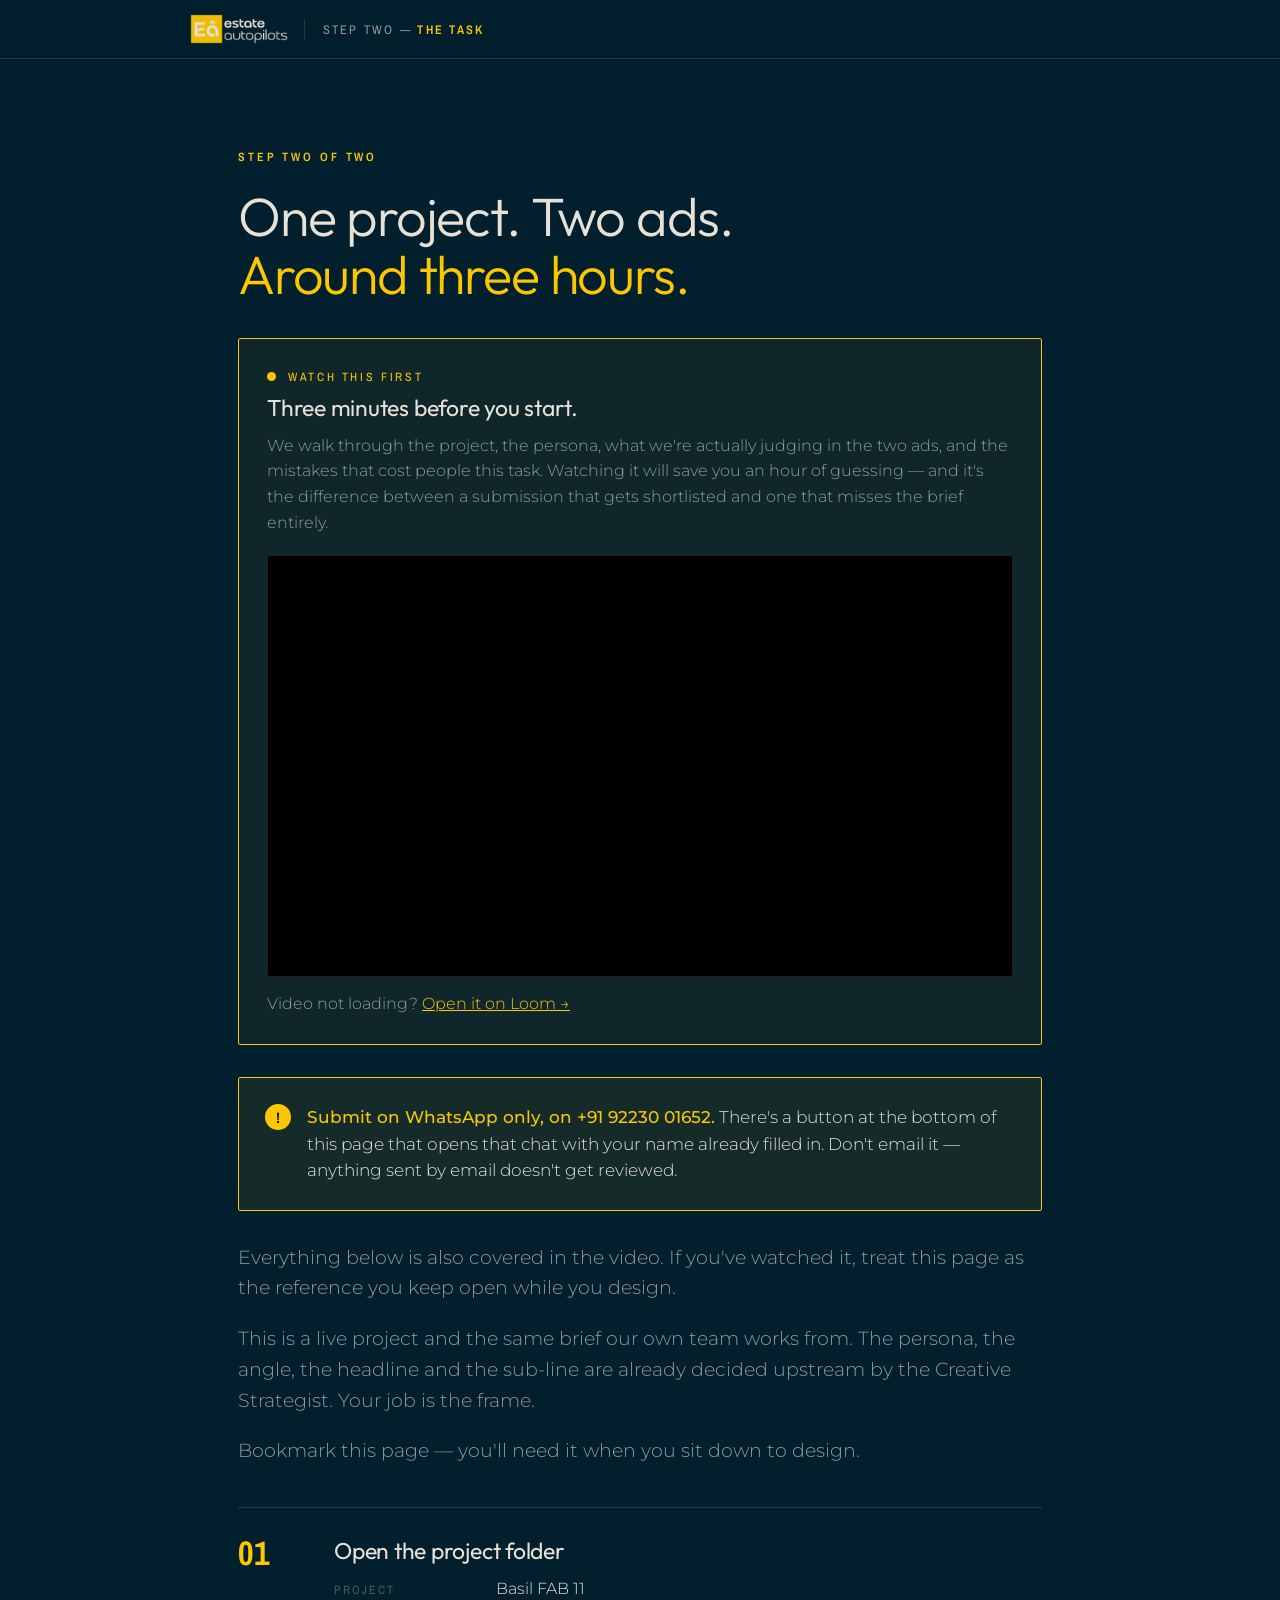
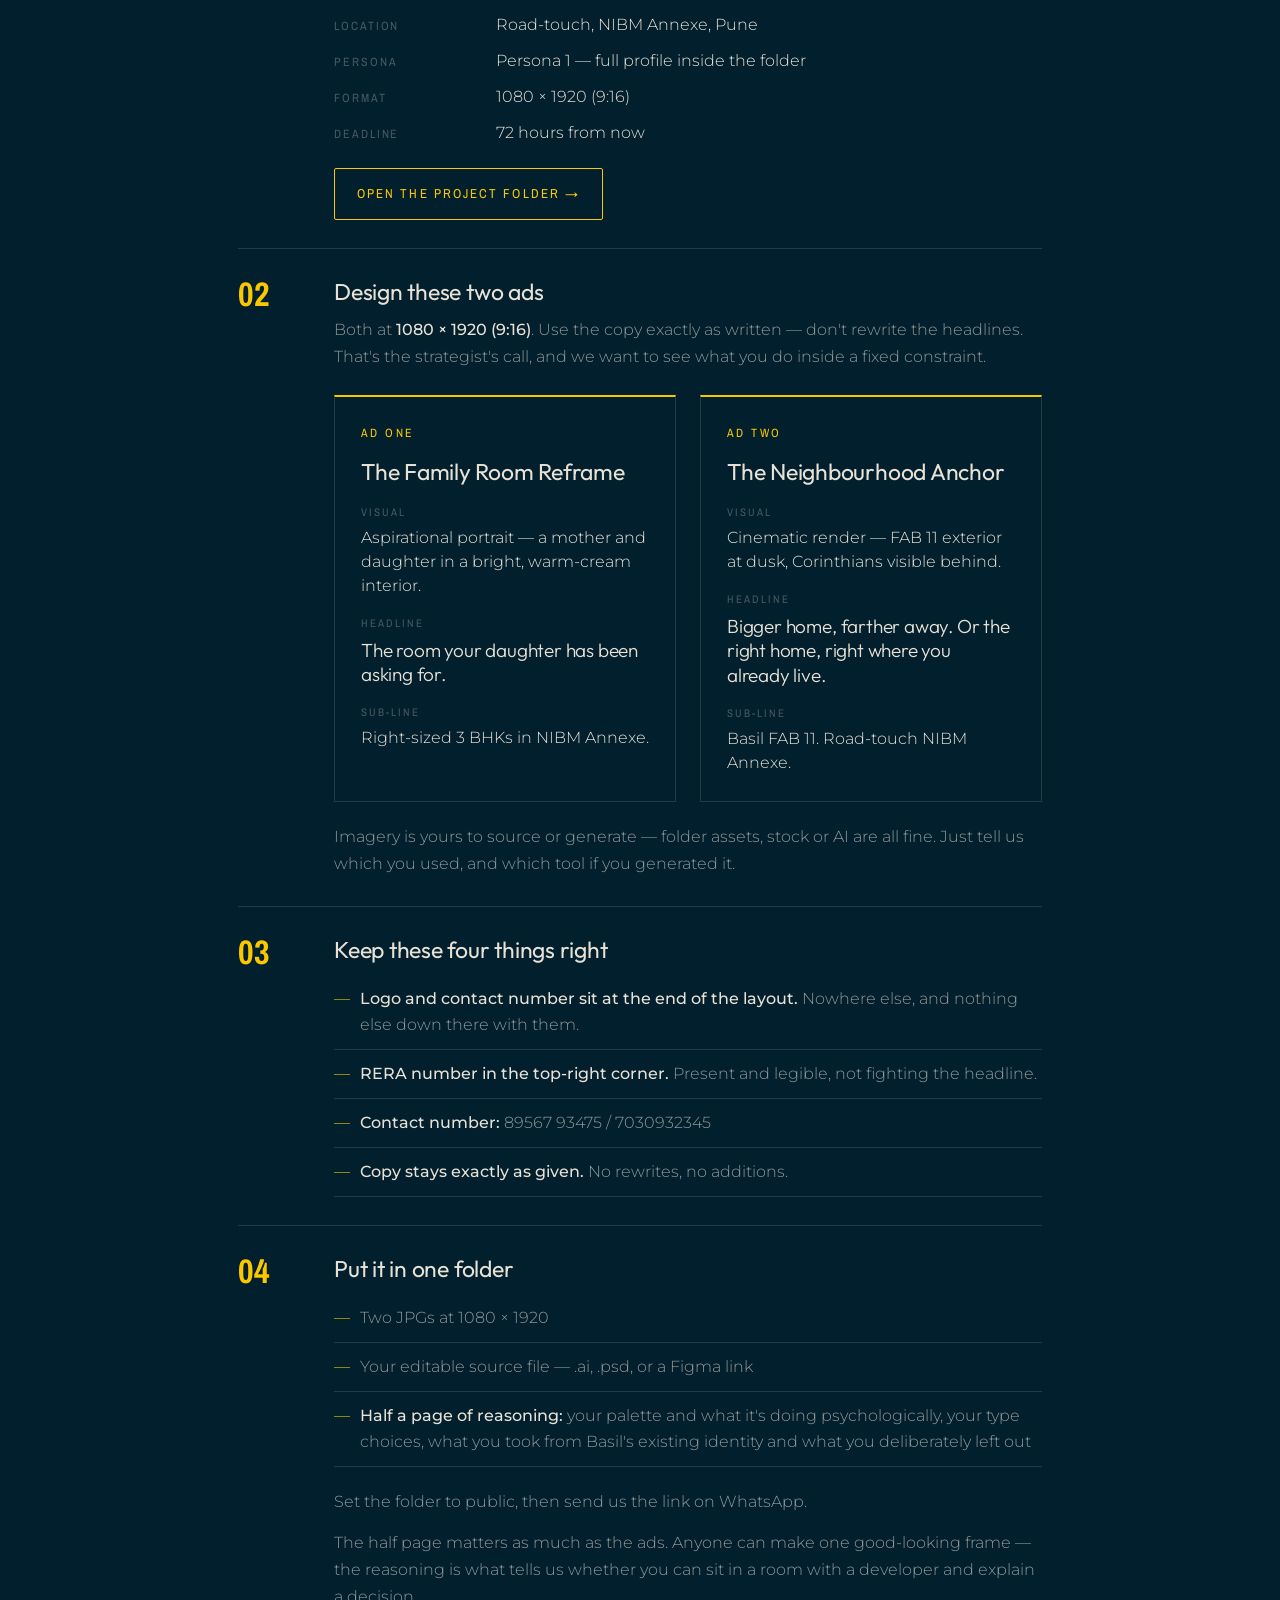
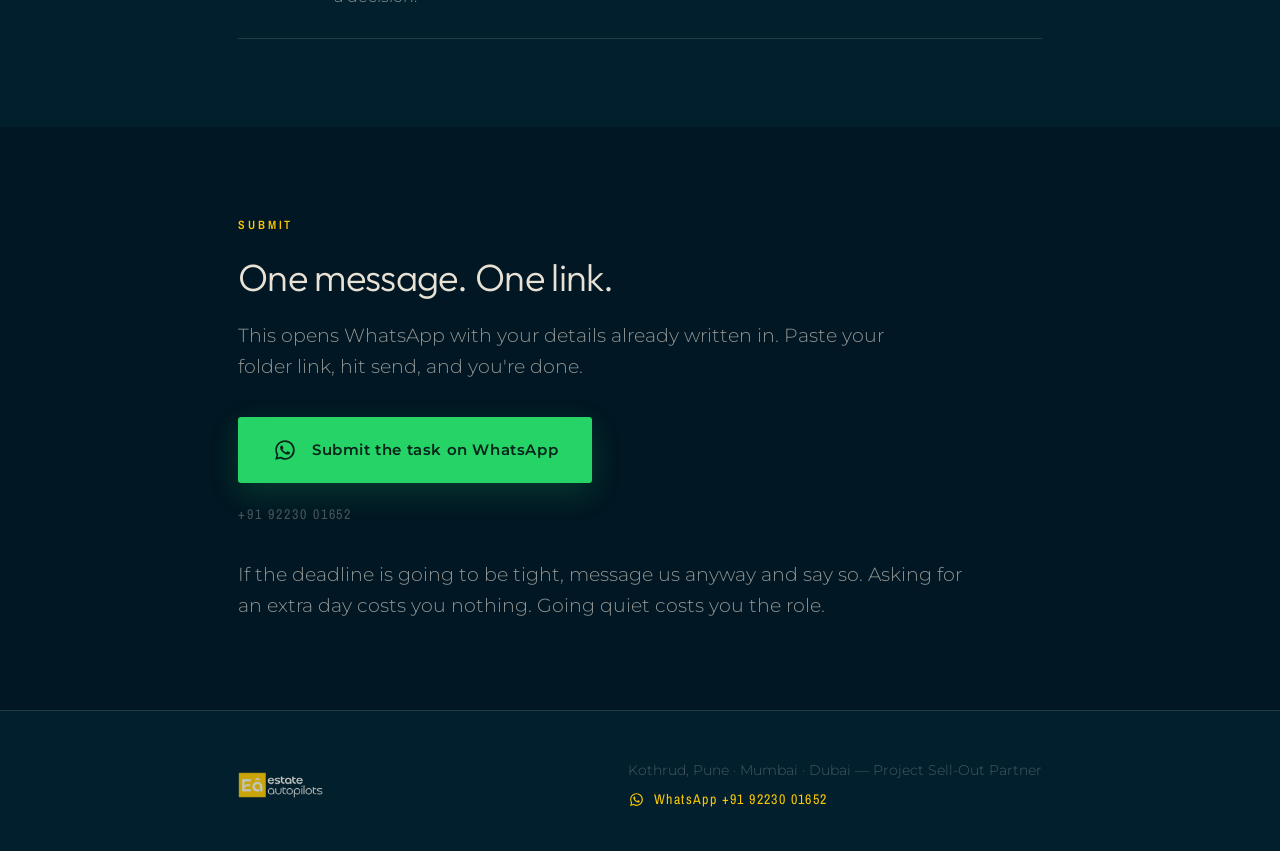
<file: task-graphic-designer.html>
<!DOCTYPE html>
<html lang="en">
<head>
<meta charset="UTF-8">
<meta name="viewport" content="width=device-width, initial-scale=1.0">
<title>The Design Task — Graphic Designer | Estate Autopilots</title>
<meta name="robots" content="noindex">

<!-- ============ META PIXEL ============ -->
<script>
!function(f,b,e,v,n,t,s){if(f.fbq)return;n=f.fbq=function(){n.callMethod?
n.callMethod.apply(n,arguments):n.queue.push(arguments)};if(!f._fbq)f._fbq=n;
n.push=n;n.loaded=!0;n.version='2.0';n.queue=[];t=b.createElement(e);t.async=!0;
t.src=v;s=b.getElementsByTagName(e)[0];s.parentNode.insertBefore(t,s)}(window,
document,'script','https://connect.facebook.net/en_US/fbevents.js');
fbq('init','919895820554758'); fbq('track','PageView'); fbq('track','ViewContent');
</script>
<noscript><img height="1" width="1" style="display:none"
src="https://www.facebook.com/tr?id=919895820554758&ev=PageView&noscript=1"/></noscript>
<!-- =========================================================== -->

<link rel="preconnect" href="https://fonts.googleapis.com">
<link rel="preconnect" href="https://fonts.gstatic.com" crossorigin>
<link href="https://fonts.googleapis.com/css2?family=Outfit:wght@200;300;400;500;600&family=Archivo+Narrow:wght@500;600;700&family=Montserrat:wght@300;400;500;600&display=swap" rel="stylesheet">

<style>
:root{
  --midnight:#021f2d; --ink:#011723; --gold:#fbc701;
  --stone:#e8e2d6; --stone-dim:rgba(232,226,214,.62);
  --stone-faint:rgba(232,226,214,.30); --rule:rgba(232,226,214,.14);
  --wa:#25D366;
  --display:'Outfit',system-ui,sans-serif;
  --util:'Archivo Narrow','Outfit',sans-serif;
  --body:'Montserrat',system-ui,sans-serif;
  --pad:clamp(44px,7vw,88px);
}
*{box-sizing:border-box;margin:0;padding:0}
html{scroll-behavior:smooth}
body{background:var(--midnight);color:var(--stone);font-family:var(--body);
  font-size:17px;line-height:1.68;font-weight:300;-webkit-font-smoothing:antialiased;overflow-x:hidden}
img{max-width:100%;display:block}
a{color:inherit}
.wrap{max-width:900px;margin:0 auto;padding:0 clamp(20px,5vw,48px)}
section{position:relative;padding:var(--pad) 0}
.rule{height:1px;background:var(--rule);border:0}

header.site{position:sticky;top:0;z-index:60;background:rgba(2,31,45,.92);
  backdrop-filter:blur(14px);-webkit-backdrop-filter:blur(14px);border-bottom:1px solid var(--rule)}
header.site .bar{display:flex;align-items:center;gap:16px;padding:14px 0}
header.site .mark{height:30px;flex:none}
header.site .role{font-family:var(--util);font-size:12.5px;letter-spacing:.18em;
  text-transform:uppercase;color:var(--stone-dim);padding-left:18px;border-left:1px solid var(--rule)}
header.site .role b{color:var(--gold);font-weight:600}

.btn{display:inline-flex;align-items:center;gap:12px;font-family:var(--body);font-weight:600;
  font-size:13px;letter-spacing:.10em;text-transform:uppercase;padding:13px 26px;border-radius:2px;
  text-decoration:none;cursor:pointer;border:1px solid var(--gold);background:var(--gold);
  color:var(--midnight);transition:background .22s ease,color .22s ease}
.btn:hover{background:transparent;color:var(--gold)}

.kicker{font-family:var(--util);font-weight:600;font-size:12px;letter-spacing:.24em;
  text-transform:uppercase;color:var(--gold);margin-bottom:20px}
h1{font-family:var(--display);font-weight:300;font-size:clamp(32px,5.6vw,54px);line-height:1.08;letter-spacing:-.022em}
h2{font-family:var(--display);font-weight:300;font-size:clamp(25px,3.6vw,38px);line-height:1.15;letter-spacing:-.018em}
h3{font-family:var(--display);font-weight:400;font-size:clamp(19px,2.3vw,23px);line-height:1.3;letter-spacing:-.01em}
.gold{color:var(--gold)}
.lede{font-size:clamp(17px,2vw,19px);line-height:1.62;color:var(--stone-dim);font-weight:300}
p+p{margin-top:1.05em}

.hi-name{color:var(--gold)}

.vidblock{margin-top:34px;border:1px solid var(--gold);padding:clamp(18px,3vw,28px);border-radius:2px;background:rgba(251,199,1,.05)}
.vidblock .vh{display:flex;align-items:center;gap:12px;margin-bottom:6px}
.vidblock .vh .dot{width:9px;height:9px;border-radius:50%;background:var(--gold);flex:none}
.vidblock .vh span{font-family:var(--util);font-size:12px;letter-spacing:.22em;text-transform:uppercase;color:var(--gold)}
.vidblock h3{margin-bottom:10px}
.vidblock p{color:var(--stone-dim);font-size:16px;line-height:1.6}
.vidwrap{position:relative;width:100%;padding-top:56.25%;margin-top:20px;border-radius:2px;overflow:hidden;background:#000;border:1px solid var(--rule)}
.vidwrap iframe{position:absolute;inset:0;width:100%;height:100%;border:0}
.vidfall{font-size:14px;color:var(--stone-faint);margin-top:14px}
.vidfall a{color:var(--gold)}
.alert{display:flex;gap:16px;align-items:flex-start;border:1px solid var(--gold);
  background:rgba(251,199,1,.07);padding:clamp(18px,3vw,26px);margin-top:32px;border-radius:2px}
.alert .ai{flex:none;width:26px;height:26px;border-radius:50%;background:var(--gold);
  color:var(--midnight);display:grid;place-items:center;font-family:var(--util);font-weight:700;font-size:15px;line-height:1}
.alert .at{font-size:16.5px;line-height:1.6;color:var(--stone)}
.alert .at b{color:var(--gold);font-weight:500}

.tsteps{margin-top:40px;border-top:1px solid var(--rule)}
.tstep{display:grid;grid-template-columns:64px 1fr;gap:0 clamp(16px,3vw,32px);
  padding:28px 0;border-bottom:1px solid var(--rule)}
.tstep .tn{font-family:var(--util);font-weight:700;font-size:clamp(24px,3.4vw,34px);line-height:1;color:var(--gold)}
.tstep h3{margin-bottom:10px}
.tstep p{color:var(--stone-dim);font-size:16px}
.tstep p+p{margin-top:.6em}
.tstep b{color:var(--stone);font-weight:500}

.kv{display:grid;grid-template-columns:minmax(0,140px) 1fr;gap:10px 22px;font-size:15.5px;margin-top:6px}
.kv dt{font-family:var(--util);font-size:12px;letter-spacing:.16em;text-transform:uppercase;color:var(--stone-faint);padding-top:4px}
.kv dd{color:var(--stone)}
.folder{display:inline-flex;align-items:center;gap:12px;margin-top:22px;border:1px solid var(--gold);
  padding:14px 22px;border-radius:2px;text-decoration:none;font-family:var(--util);font-size:13px;
  letter-spacing:.16em;text-transform:uppercase;color:var(--gold);transition:background .22s ease,color .22s ease}
.folder:hover{background:var(--gold);color:var(--midnight)}

.ads{display:grid;grid-template-columns:1fr 1fr;gap:clamp(16px,3vw,24px);margin-top:24px}
.adcard{border:1px solid var(--rule);border-top:2px solid var(--gold);padding:clamp(20px,3vw,26px)}
.adcard .an{font-family:var(--util);font-size:12px;letter-spacing:.2em;text-transform:uppercase;color:var(--gold);margin-bottom:14px}
.adcard h3{margin-bottom:16px}
.adcard .fl{font-family:var(--util);font-size:11px;letter-spacing:.18em;text-transform:uppercase;color:var(--stone-faint);margin-bottom:5px}
.adcard .fv{font-size:16px;color:var(--stone);line-height:1.5;margin-bottom:16px}
.adcard .fv.quote{font-family:var(--display);font-weight:300;font-size:clamp(17px,2vw,19px);line-height:1.3;letter-spacing:-.01em}
.adcard .fv:last-child{margin-bottom:0}

.rules ul{list-style:none}
.rules li{padding:11px 0 11px 26px;position:relative;border-bottom:1px solid var(--rule);font-size:15.5px;color:var(--stone-dim)}
.rules li:before{content:"—";position:absolute;left:0;top:11px;color:var(--gold)}
.rules li b{color:var(--stone);font-weight:500}

.submit-sec{background:var(--ink)}
.wabtn{display:inline-flex;align-items:center;gap:14px;background:var(--wa);color:#04231a;
  font-family:var(--body);font-weight:600;font-size:15px;letter-spacing:.04em;
  padding:20px 34px;border-radius:3px;text-decoration:none;margin-top:34px;
  box-shadow:0 10px 30px rgba(37,211,102,.18);transition:transform .2s ease}
.wabtn:hover{transform:translateY(-2px)}
.wabtn svg{width:26px;height:26px;fill:#04231a;flex:none}
.numline{font-family:var(--util);font-size:14px;letter-spacing:.14em;color:var(--stone-faint);margin-top:20px}

footer.site{padding:48px 0 40px;border-top:1px solid var(--rule)}
footer.site .fbar{display:flex;justify-content:space-between;align-items:center;gap:22px;flex-wrap:wrap}
footer.site img{height:26px;opacity:.85}
footer.site .fmeta{font-size:13.5px;color:var(--stone-faint)}
footer.site .fwa{display:flex;align-items:center;gap:9px;font-family:var(--util);font-size:14px;
  letter-spacing:.10em;color:var(--gold);text-decoration:none;margin-top:6px}
footer.site .fwa svg{width:17px;height:17px;fill:var(--gold);flex:none}

@media(max-width:820px){
  .ads,.kv{grid-template-columns:1fr}
  .kv dt{padding-top:0}
  .kv dd{margin-bottom:8px}
  header.site .role{display:none}
}
@media(max-width:560px){body{font-size:16px}.tstep{grid-template-columns:44px 1fr}}
@media(prefers-reduced-motion:reduce){*{transition:none!important}html{scroll-behavior:auto}}
:focus-visible{outline:2px solid var(--gold);outline-offset:3px}
</style>
</head>
<body>

<header class="site">
  <div class="wrap bar">
    <img class="mark" src="[data-uri]" alt="Estate Autopilots">
    <span class="role">Step two — <b>The task</b></span>
  </div>
</header>

<section>
  <div class="wrap">
    <div class="kicker">Step two of two</div>
    <h1 id="greeting">One project. Two ads.<br><span class="gold">Around three hours.</span></h1>

    <div class="vidblock">
      <div class="vh"><span class="dot"></span><span>Watch this first</span></div>
      <h3>Three minutes before you start.</h3>
      <p>We walk through the project, the persona, what we're actually judging in the two ads, and the mistakes that cost people this task. Watching it will save you an hour of guessing — and it's the difference between a submission that gets shortlisted and one that misses the brief entirely.</p>
      <div class="vidwrap">
        <iframe src="https://www.loom.com/embed/a1cda6bf931642fa843ed72efed85af8?hide_owner=true&hideEmbedTopBar=true"
                title="Graphic Designer — task walkthrough"
                frameborder="0" allowfullscreen
                webkitallowfullscreen mozallowfullscreen></iframe>
      </div>
      <p class="vidfall">Video not loading? <a href="https://www.loom.com/share/a1cda6bf931642fa843ed72efed85af8" target="_blank" rel="noopener">Open it on Loom →</a></p>
    </div>

    <div class="alert">
      <span class="ai">!</span>
      <span class="at"><b>Submit on WhatsApp only, on +91 92230 01652.</b> There's a button at the bottom of this page that opens that chat with your name already filled in. Don't email it — anything sent by email doesn't get reviewed.</span>
    </div>

    <p class="lede" style="margin-top:32px">Everything below is also covered in the video. If you've watched it, treat this page as the reference you keep open while you design.</p>
    <p class="lede">This is a live project and the same brief our own team works from. The persona, the angle, the headline and the sub-line are already decided upstream by the Creative Strategist. Your job is the frame.</p>
    <p class="lede">Bookmark this page — you'll need it when you sit down to design.</p>

    <div class="tsteps">

      <div class="tstep">
        <div class="tn">01</div>
        <div>
          <h3>Open the project folder</h3>
          <dl class="kv">
            <dt>Project</dt><dd>Basil FAB 11</dd>
            <dt>Location</dt><dd>Road-touch, NIBM Annexe, Pune</dd>
            <dt>Persona</dt><dd>Persona 1 — full profile inside the folder</dd>
            <dt>Format</dt><dd>1080 × 1920 (9:16)</dd>
            <dt>Deadline</dt><dd>72 hours from now</dd>
          </dl>
          <a class="folder" href="https://drive.google.com/drive/folders/1IpFMao6tt5Vpy773IdaAomINplTAqkBC?usp=sharing" target="_blank" rel="noopener">Open the project folder →</a>
        </div>
      </div>

      <div class="tstep">
        <div class="tn">02</div>
        <div>
          <h3>Design these two ads</h3>
          <p>Both at <b>1080 × 1920 (9:16)</b>. Use the copy exactly as written — don't rewrite the headlines. That's the strategist's call, and we want to see what you do inside a fixed constraint.</p>

          <div class="ads">
            <div class="adcard">
              <div class="an">Ad one</div>
              <h3>The Family Room Reframe</h3>
              <div class="fl">Visual</div>
              <div class="fv">Aspirational portrait — a mother and daughter in a bright, warm-cream interior.</div>
              <div class="fl">Headline</div>
              <div class="fv quote">The room your daughter has been asking for.</div>
              <div class="fl">Sub-line</div>
              <div class="fv">Right-sized 3 BHKs in NIBM Annexe.</div>
            </div>
            <div class="adcard">
              <div class="an">Ad two</div>
              <h3>The Neighbourhood Anchor</h3>
              <div class="fl">Visual</div>
              <div class="fv">Cinematic render — FAB 11 exterior at dusk, Corinthians visible behind.</div>
              <div class="fl">Headline</div>
              <div class="fv quote">Bigger home, farther away. Or the right home, right where you already live.</div>
              <div class="fl">Sub-line</div>
              <div class="fv">Basil FAB 11. Road-touch NIBM Annexe.</div>
            </div>
          </div>

          <p style="margin-top:22px;color:var(--stone-dim);font-size:16px">Imagery is yours to source or generate — folder assets, stock or AI are all fine. Just tell us which you used, and which tool if you generated it.</p>
        </div>
      </div>

      <div class="tstep">
        <div class="tn">03</div>
        <div>
          <h3>Keep these four things right</h3>
          <div class="rules">
            <ul>
              <li><b>Logo and contact number sit at the end of the layout.</b> Nowhere else, and nothing else down there with them.</li>
              <li><b>RERA number in the top-right corner.</b> Present and legible, not fighting the headline.</li>
              <li><b>Contact number:</b> 89567 93475 / 7030932345</li>
              <li><b>Copy stays exactly as given.</b> No rewrites, no additions.</li>
            </ul>
          </div>
        </div>
      </div>

      <div class="tstep">
        <div class="tn">04</div>
        <div>
          <h3>Put it in one folder</h3>
          <div class="rules">
            <ul>
              <li>Two JPGs at 1080 × 1920</li>
              <li>Your editable source file — .ai, .psd, or a Figma link</li>
              <li><b>Half a page of reasoning:</b> your palette and what it's doing psychologically, your type choices, what you took from Basil's existing identity and what you deliberately left out</li>
            </ul>
          </div>
          <p style="margin-top:22px;color:var(--stone-dim);font-size:16px">Set the folder to public, then send us the link on WhatsApp.</p>
          <p style="margin-top:14px;color:var(--stone-dim);font-size:16px">The half page matters as much as the ads. Anyone can make one good-looking frame — the reasoning is what tells us whether you can sit in a room with a developer and explain a decision.</p>
        </div>
      </div>

    </div>
  </div>
</section>

<section class="submit-sec">
  <div class="wrap">
    <div class="kicker">Submit</div>
    <h2>One message. One link.</h2>
    <p class="lede" style="margin-top:22px;max-width:52ch">This opens WhatsApp with your details already written in. Paste your folder link, hit send, and you're done.</p>

    <a class="wabtn" id="waBtn" href="#" target="_blank" rel="noopener">
      <svg viewBox="0 0 32 32" aria-hidden="true"><path d="M16.03 4C9.4 4 4.03 9.37 4.03 16c0 2.11.55 4.09 1.51 5.81L4 28l6.36-1.67A11.94 11.94 0 0 0 16.03 28c6.62 0 12-5.37 12-12s-5.38-12-12-12zm0 21.82c-1.86 0-3.6-.5-5.1-1.38l-.37-.22-3.77.99 1-3.67-.24-.38a9.78 9.78 0 0 1-1.5-5.24c0-5.43 4.42-9.85 9.86-9.85 5.43 0 9.85 4.42 9.85 9.85s-4.42 9.9-9.73 9.9zm5.4-7.38c-.3-.15-1.75-.86-2.02-.96-.27-.1-.47-.15-.67.15-.2.3-.77.96-.94 1.16-.17.2-.35.22-.65.07-.3-.15-1.25-.46-2.38-1.47-.88-.78-1.47-1.75-1.65-2.05-.17-.3-.02-.46.13-.61.13-.13.3-.35.45-.52.15-.17.2-.3.3-.5.1-.2.05-.37-.02-.52-.08-.15-.67-1.61-.92-2.2-.24-.58-.48-.5-.67-.51h-.57c-.2 0-.52.07-.79.37-.27.3-1.04 1.01-1.04 2.47s1.06 2.86 1.21 3.06c.15.2 2.09 3.2 5.07 4.48.71.3 1.26.49 1.69.63.71.22 1.36.19 1.87.12.57-.09 1.75-.72 2-1.41.25-.7.25-1.29.17-1.41-.07-.13-.27-.2-.57-.35z"/></svg>
      Submit the task on WhatsApp
    </a>

    <div class="numline"><a href="https://wa.me/919223001652" target="_blank" rel="noopener" style="color:var(--stone-faint);text-decoration:none">+91 92230 01652</a></div>

    <p class="lede" style="margin-top:34px;max-width:56ch">If the deadline is going to be tight, message us anyway and say so. Asking for an extra day costs you nothing. Going quiet costs you the role.</p>
  </div>
</section>

<footer class="site">
  <div class="wrap fbar">
    <img src="[data-uri]" alt="Estate Autopilots">
    <div>
      <div class="fmeta">Kothrud, Pune · Mumbai · Dubai — Project Sell-Out Partner</div>
      <a class="fwa" href="https://wa.me/919223001652?text=Hi%2C%20I%20have%20a%20question%20about%20the%20Graphic%20Designer%20task." target="_blank" rel="noopener">
        <svg viewBox="0 0 32 32" aria-hidden="true"><path d="M16.03 4C9.4 4 4.03 9.37 4.03 16c0 2.11.55 4.09 1.51 5.81L4 28l6.36-1.67A11.94 11.94 0 0 0 16.03 28c6.62 0 12-5.37 12-12s-5.38-12-12-12zm0 21.82c-1.86 0-3.6-.5-5.1-1.38l-.37-.22-3.77.99 1-3.67-.24-.38a9.78 9.78 0 0 1-1.5-5.24c0-5.43 4.42-9.85 9.86-9.85 5.43 0 9.85 4.42 9.85 9.85s-4.42 9.9-9.73 9.9zm5.4-7.38c-.3-.15-1.75-.86-2.02-.96-.27-.1-.47-.15-.67.15-.2.3-.77.96-.94 1.16-.17.2-.35.22-.65.07-.3-.15-1.25-.46-2.38-1.47-.88-.78-1.47-1.75-1.65-2.05-.17-.3-.02-.46.13-.61.13-.13.3-.35.45-.52.15-.17.2-.3.3-.5.1-.2.05-.37-.02-.52-.08-.15-.67-1.61-.92-2.2-.24-.58-.48-.5-.67-.51h-.57c-.2 0-.52.07-.79.37-.27.3-1.04 1.01-1.04 2.47s1.06 2.86 1.21 3.06c.15.2 2.09 3.2 5.07 4.48.71.3 1.26.49 1.69.63.71.22 1.36.19 1.87.12.57-.09 1.75-.72 2-1.41.25-.7.25-1.29.17-1.41-.07-.13-.27-.2-.57-.35z"/></svg>
        WhatsApp +91 92230 01652
      </a>
    </div>
  </div>
</footer>

<script>
(function(){
  var p = new URLSearchParams(window.location.search);
  var name = p.get('name') || '';
  if (!name) { try { name = sessionStorage.getItem('ea_applicant') || ''; } catch(e){} }
  name = name.trim();

  // greet by name
  if (name) {
    var h = document.getElementById('greeting');
    h.innerHTML = name.split(' ')[0].replace(/[<>]/g,'') +
      ', here\u2019s the task.<br><span class="gold">Two ads, around three hours.</span>';
  }

  // prefill the WhatsApp message
  var msg = 'Hi, this is ' + (name || '[your name]') +
            '. Submitting the Graphic Designer design task for Basil FAB 11.\n\n' +
            'Folder link: ';
  var btn = document.getElementById('waBtn');
  btn.href = 'https://wa.me/919223001652?text=' + encodeURIComponent(msg);
  btn.addEventListener('click', function(){
    if (window.fbq) fbq('track','CompleteRegistration');
  });
})();
</script>

</body>
</html>
</file>
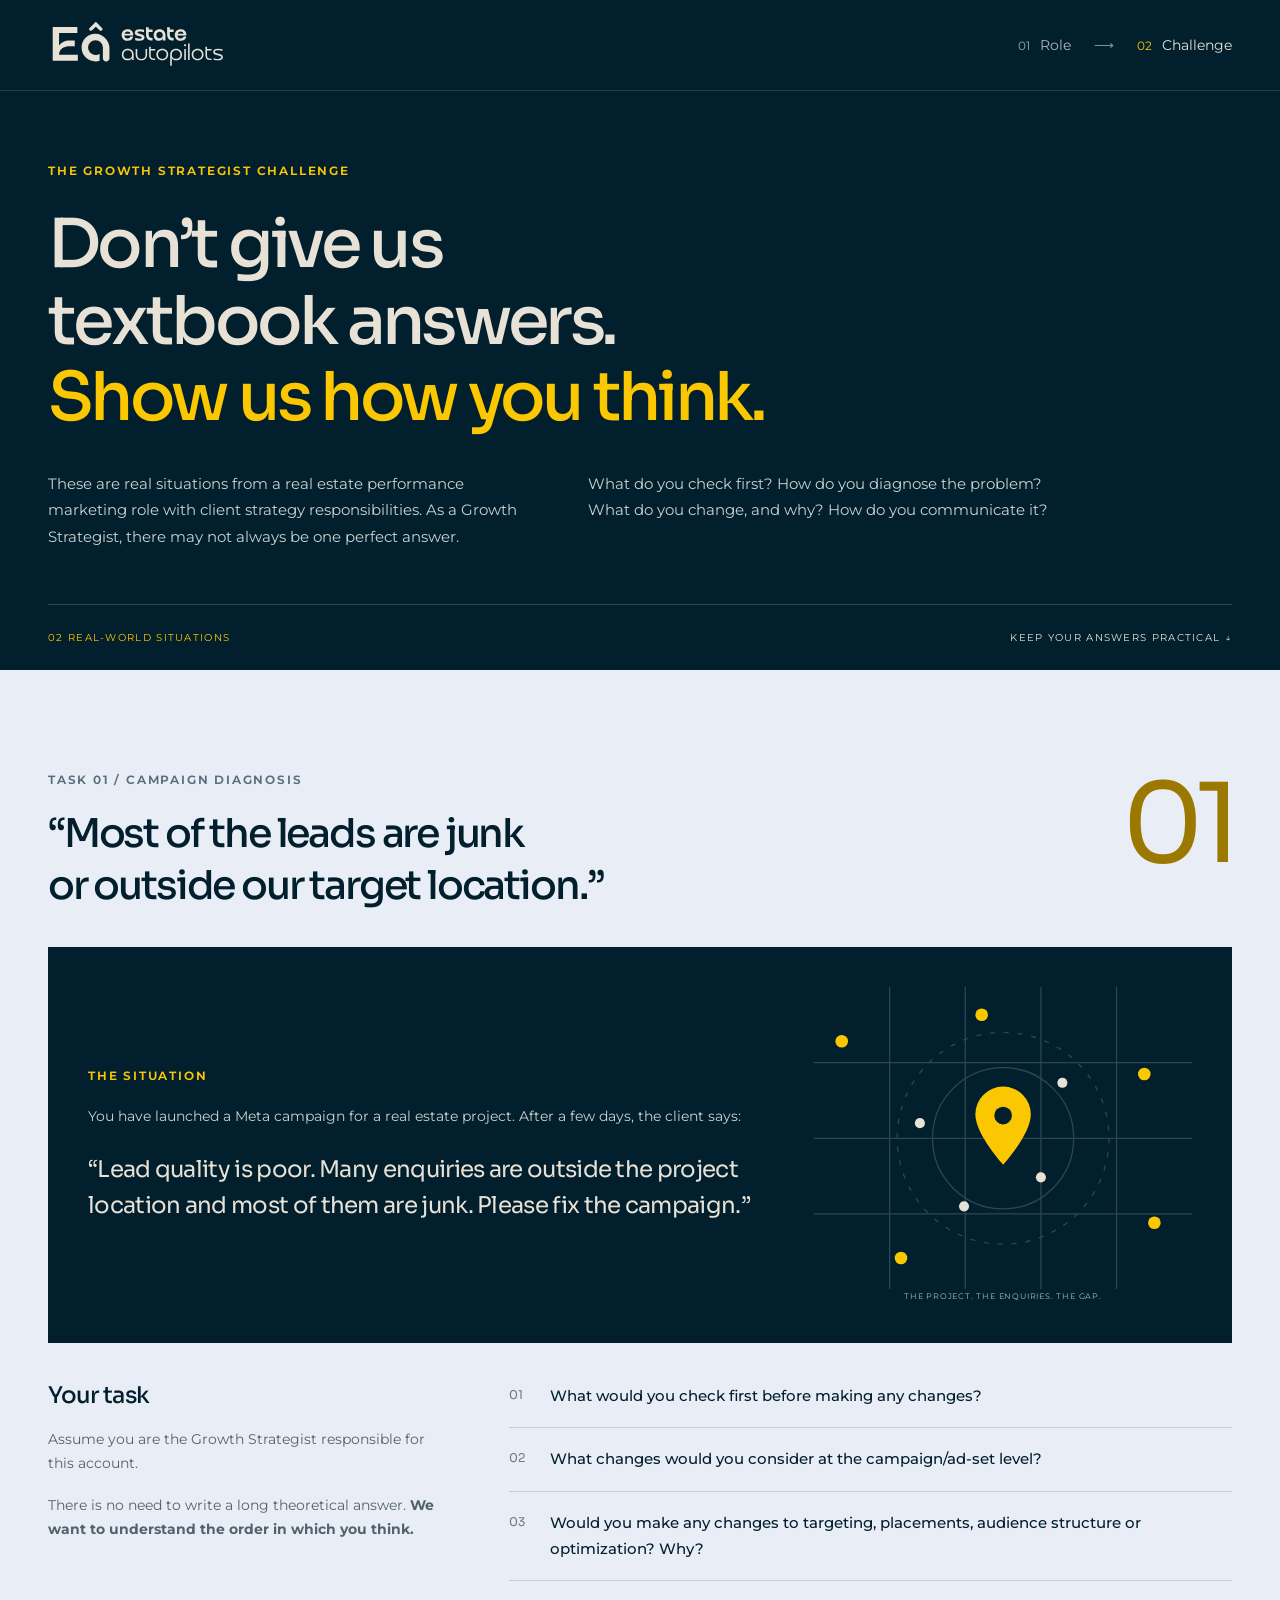
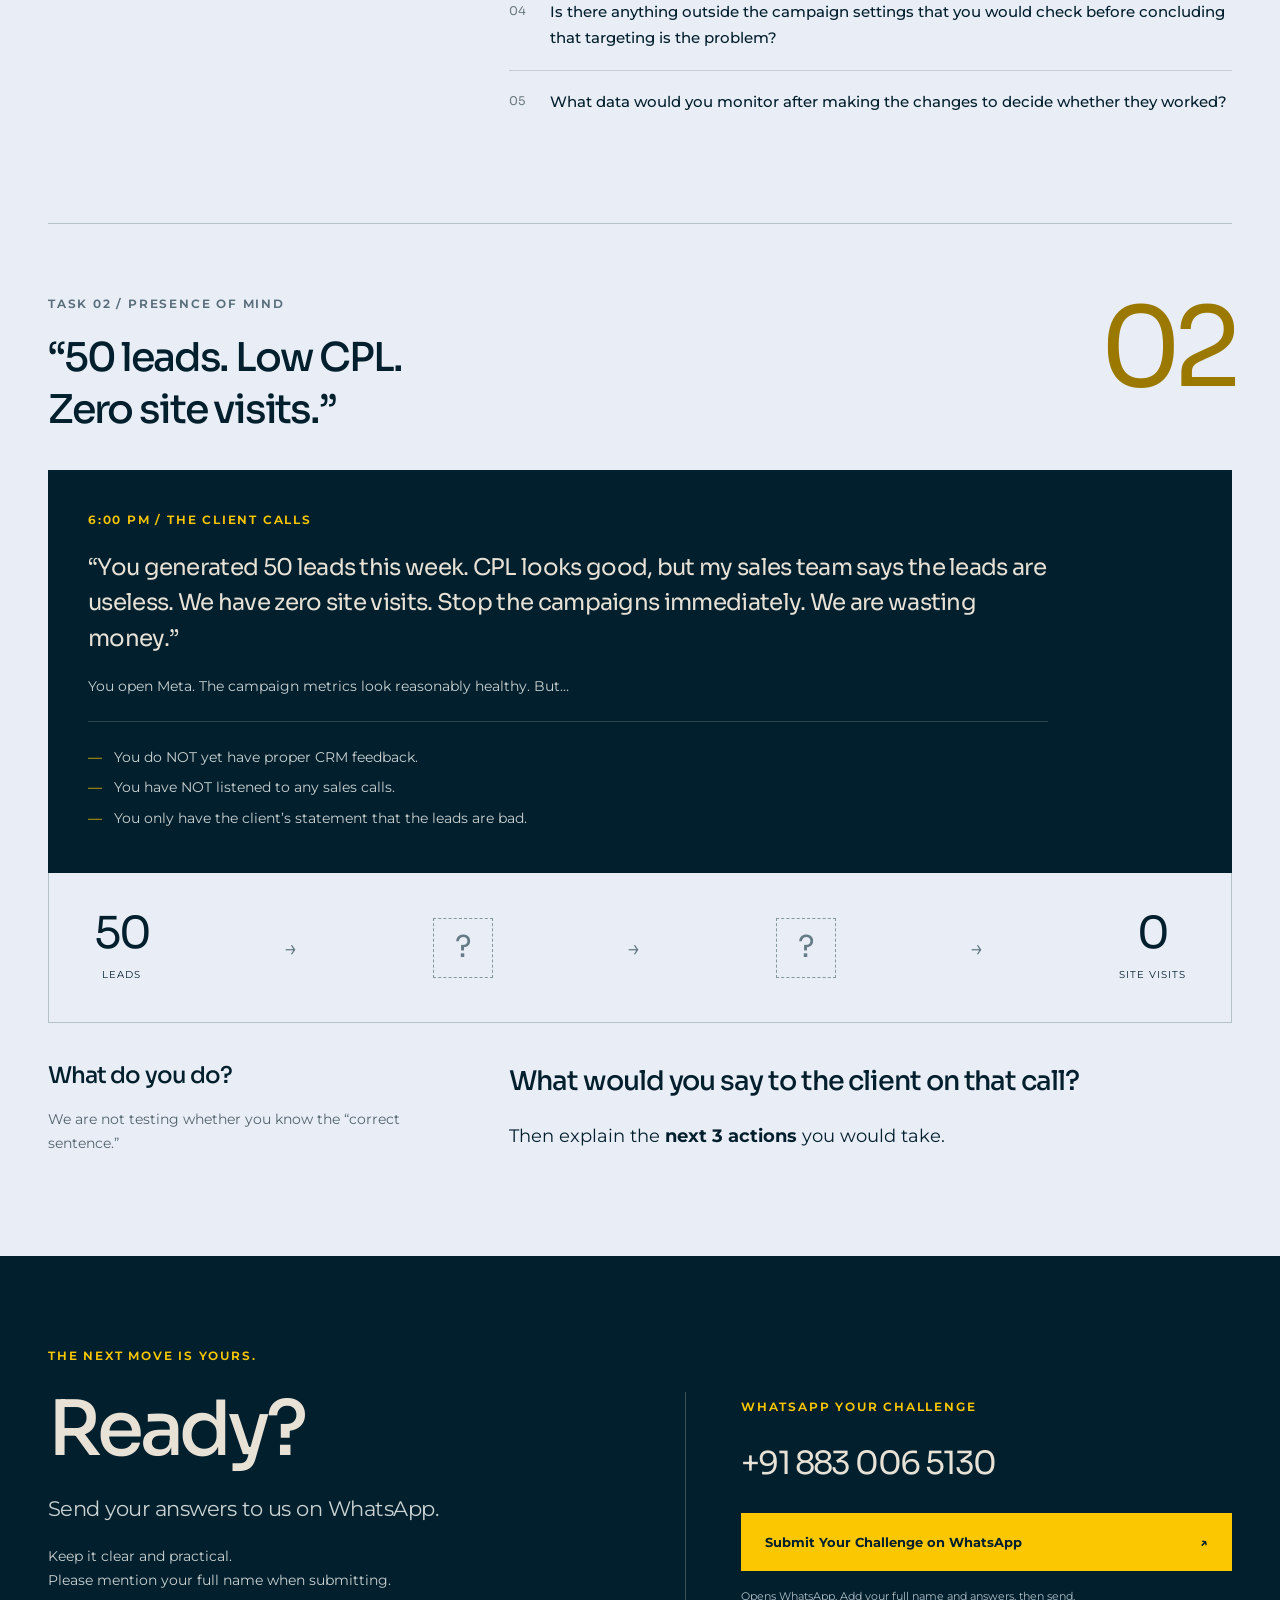
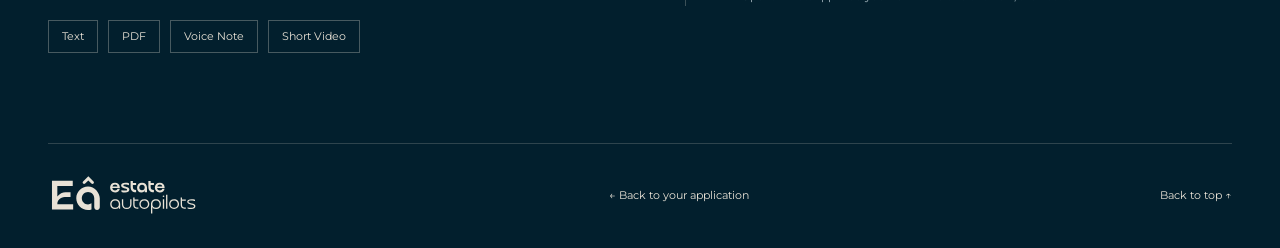
<file: growth-strategist/challenge.html>
<!doctype html><html lang="en"><head><meta charset="utf-8"><meta name="viewport" content="width=device-width, initial-scale=1"><title>The Growth Strategist Challenge — Estate Autopilots</title><meta name="description" content="Two real-world situations. Show Estate Autopilots how you think, diagnose and take ownership."><link rel="icon" href="assets/favicon.png"><link rel="stylesheet" href="styles.css"><script defer src="script.js"></script></head><body class="challenge-page"><a class="skip" href="#main">Skip to content</a><header class="header"><div class="wrap nav"><a href="index.html" aria-label="Estate Autopilots careers home"><img class="logo" src="assets/logo-light.svg" alt="Estate Autopilots" width="187" height="55"></a><nav aria-label="Application steps"><a href="index.html"><span>01</span> Role</a><i aria-hidden="true">⟶</i><a href="challenge.html" aria-current="step"><span>02</span> Challenge</a></nav></div></header><main id="main"><section class="challenge-hero dark"><div class="wrap"><p class="eyebrow">THE GROWTH STRATEGIST CHALLENGE</p><h1>Don’t give us <br>textbook answers. <br><em>Show us how you think.</em></h1><div class="challenge-intro"><p>These are real situations from a real estate performance marketing role with client strategy responsibilities. As a Growth Strategist, there may not always be one perfect answer.</p><p>What do you check first? How do you diagnose the problem? What do you change, and why? How do you communicate it?</p></div><div class="challenge-meta"><span>02 REAL-WORLD SITUATIONS</span><span>KEEP YOUR ANSWERS PRACTICAL ↓</span></div></div></section>
<section class="cases section light"><div class="wrap"><article class="case" id="task-01"><div class="case-header"><div><p class="eyebrow">TASK 01 / CAMPAIGN DIAGNOSIS</p><h2>“Most of the leads are junk <br>or outside our target location.”</h2></div><span class="case-number" aria-hidden="true">01</span></div><div class="case-scenario dark"><div><p class="eyebrow">THE SITUATION</p><p>You have launched a Meta campaign for a real estate project. After a few days, the client says:</p><blockquote>“Lead quality is poor. Many enquiries are outside the project location and most of them are junk. Please fix the campaign.”</blockquote></div><div class="location-diagram"><svg viewBox="0 0 300 240" role="img" aria-label="Enquiry dots scattered inside and outside a target location radius"><g fill="none" stroke="#e8e2d6" opacity=".2"><path d="M0 60H300M0 120H300M0 180H300M60 0V240M120 0V240M180 0V240M240 0V240"/><circle cx="150" cy="120" r="84" stroke-dasharray="4 7"/><circle cx="150" cy="120" r="56"/></g><path d="M150 141s22-24 22-40a22 22 0 0 0-44 0c0 16 22 40 22 40Z" fill="#fbc701"/><circle cx="150" cy="102" r="7" fill="#021f2d"/><g fill="#e8e2d6"><circle cx="84" cy="108" r="4"/><circle cx="180" cy="151" r="4"/><circle cx="119" cy="174" r="4"/><circle cx="197" cy="76" r="4"/></g><g fill="#fbc701"><circle cx="22" cy="43" r="5"/><circle cx="262" cy="69" r="5"/><circle cx="270" cy="187" r="5"/><circle cx="69" cy="215" r="5"/><circle cx="133" cy="22" r="5"/></g></svg><span>THE PROJECT. THE ENQUIRIES. THE GAP.</span></div></div><div class="case-body"><div class="case-brief"><h3>Your task</h3><p>Assume you are the Growth Strategist responsible for this account.</p><p>There is no need to write a long theoretical answer. <strong>We want to understand the order in which you think.</strong></p></div><ol class="task-questions"><li>What would you check first before making any changes?</li><li>What changes would you consider at the campaign/ad-set level?</li><li>Would you make any changes to targeting, placements, audience structure or optimization? Why?</li><li>Is there anything outside the campaign settings that you would check before concluding that targeting is the problem?</li><li>What data would you monitor after making the changes to decide whether they worked?</li></ol></div></article>
<article class="case" id="task-02"><div class="case-header"><div><p class="eyebrow">TASK 02 / PRESENCE OF MIND</p><h2>“50 leads. Low CPL. <br>Zero site visits.”</h2></div><span class="case-number" aria-hidden="true">02</span></div><div class="case-scenario dark scenario-two"><div><p class="eyebrow">6:00 PM / THE CLIENT CALLS</p><blockquote>“You generated 50 leads this week. CPL looks good, but my sales team says the leads are useless. We have zero site visits. Stop the campaigns immediately. We are wasting money.”</blockquote><p>You open Meta. The campaign metrics look reasonably healthy. But…</p><ul class="unknowns"><li>You do NOT yet have proper CRM feedback.</li><li>You have NOT listened to any sales calls.</li><li>You only have the client’s statement that the leads are bad.</li></ul></div></div><div class="journey" aria-label="50 leads, two unknown steps, zero site visits"><div><strong>50</strong><span>LEADS</span></div><b aria-hidden="true">→</b><div class="unknown"><strong>?</strong></div><b aria-hidden="true">→</b><div class="unknown"><strong>?</strong></div><b aria-hidden="true">→</b><div><strong>0</strong><span>SITE VISITS</span></div></div><div class="case-body"><div class="case-brief"><h3>What do you do?</h3><p>We are not testing whether you know the “correct sentence.”</p></div><div class="response-prompt"><h3>What would you say to the client on that call?</h3><p>Then explain the <strong>next 3 actions</strong> you would take.</p></div></div></article></div></section>
<section class="submission dark"><div class="wrap submission-grid"><div><p class="eyebrow">THE NEXT MOVE IS YOURS.</p><h2>Ready?</h2><p class="large-copy">Send your answers to us on WhatsApp.</p><p>Keep it clear and practical. <br>Please mention your full name when submitting.</p><div class="formats"><span>Text</span><span>PDF</span><span>Voice Note</span><span>Short Video</span></div></div><div class="submission-action"><span class="eyebrow">WHATSAPP YOUR CHALLENGE</span><a class="phone-link" href="https://wa.me/918830065130" target="_blank" rel="noopener noreferrer">+91 883 006 5130</a><a class="button full-button" href="https://wa.me/918830065130" target="_blank" rel="noopener noreferrer">Submit Your Challenge on WhatsApp <span aria-hidden="true">↗</span></a><p class="submission-note">Opens WhatsApp. Add your full name and answers, then send.</p></div></div></section></main><footer class="dark"><div class="wrap footer"><img src="assets/logo-light.svg" alt="Estate Autopilots" width="150" height="44"><a href="index.html#apply">← Back to your application</a><a href="#main">Back to top ↑</a></div></footer></body></html>
</file>
<file: growth-strategist/styles.css>
@font-face{font-family:Sora;src:url('assets/sora.woff2') format('woff2');font-weight:100 900;font-display:swap}@font-face{font-family:Montserrat;src:url('assets/montserrat.ttf') format('truetype');font-weight:100 900;font-display:swap}
:root{--night:#021f2d;--gold:#fbc701;--soft:#e9edf5;--stone:#e8e2d6;--muted:#52636d;--line:#c4cdd1}*{box-sizing:border-box}html{scroll-behavior:smooth;scroll-padding-top:110px}body{margin:0;background:var(--night);color:var(--night);font:400 16px/1.75 Montserrat,Arial,sans-serif}h1,h2,h3,p,blockquote{margin:0}h1,h2,h3{font-family:Sora,Arial,sans-serif;font-weight:500;line-height:1.16;letter-spacing:-.055em}h1{font-size:clamp(56px,6.65vw,96px)}h2{font-size:clamp(35px,3.6vw,52px)}h3{font-size:25px;letter-spacing:-.04em}em{font-style:normal;color:var(--gold)}p+p{margin-top:18px}a{color:inherit;text-decoration:none}img{display:block;max-width:100%}button,input,select{font:inherit}button,a,input,select{-webkit-tap-highlight-color:transparent}button:focus-visible,a:focus-visible,input:focus-visible,select:focus-visible{outline:3px solid #ad7200;outline-offset:5px}.dark a:focus-visible,.header a:focus-visible{outline-color:var(--gold)}[hidden]{display:none!important}.wrap{width:min(1240px,calc(100% - 96px));margin-inline:auto}.dark{background:var(--night);color:var(--stone)}.light{background:var(--soft)}.dark p{color:#cad2d2}.dark strong{color:var(--stone)}.eyebrow{font-size:12px;font-weight:650;letter-spacing:.15em;line-height:1.6}.dark .eyebrow{color:var(--gold)}.section{padding:100px 0}.muted{color:var(--muted)}.large-copy{font-size:23px;line-height:1.55;letter-spacing:-.025em}.split{display:grid;grid-template-columns:1fr 1fr;gap:90px}.button{min-height:58px;display:inline-flex;justify-content:space-between;align-items:center;gap:30px;padding:17px 23px;background:var(--gold);color:var(--night);border:1px solid var(--gold);font-size:14px;font-weight:700;line-height:1.6;cursor:pointer;transition:background .2s,transform .2s}.button:hover{background:#ffda43;transform:translateY(-2px)}.button>span:last-child:not(:first-child){font-size:24px;font-weight:400}.button:disabled{opacity:.65;cursor:wait;transform:none}.header{position:sticky;top:0;z-index:30;background:var(--night);color:var(--stone);border-bottom:1px solid #e8e2d62a}.nav{height:90px;display:flex;align-items:center;justify-content:space-between;gap:20px}.logo{width:178px;height:auto}.nav nav{display:flex;gap:23px;align-items:center;font-size:14px}.nav nav span{font-size:12px;color:#9baaaf;margin-right:6px}.nav nav a{padding:12px 0;color:#aab9bf}.nav nav a[aria-current]{color:var(--stone)}.nav nav a[aria-current] span{color:var(--gold)}.nav nav i{font-style:normal;color:#7c939d}.skip{position:fixed;top:-100px;left:20px;z-index:100;padding:12px;background:var(--gold)}.skip:focus{top:10px}.hero{overflow:hidden}.hero-grid{display:grid;grid-template-columns:1.15fr 1fr;gap:32px;align-items:center;padding-top:66px;padding-bottom:60px}.live-dot{width:6px;height:6px;border-radius:50%;display:inline-block;background:var(--gold);margin:0 9px 2px 0}.hero-copy h1{margin:24px 0;line-height:1.06;letter-spacing:-.065em}.role-line{font-size:18px;line-height:1.55;color:var(--stone)!important}.hero-statement{margin-top:31px!important;font-size:18px;font-weight:600;color:var(--stone)!important;line-height:1.55}.hero-copy .intro{max-width:580px;font-size:15px;line-height:1.8;margin-top:15px}.hero-copy .button{margin-top:29px}.hero-foot{border-top:1px solid #e8e2d630;display:flex;align-items:center;gap:25px;padding-top:22px;padding-bottom:22px;font-size:11px;letter-spacing:.08em}.hero-foot>span:first-child{color:var(--gold)}.hero-foot>span:nth-child(2){margin-left:auto;color:#cad2d2;font-size:12px;letter-spacing:0}.hero-foot b{color:var(--gold);padding:0 9px}.hero-foot>a{font-size:24px;margin-left:20px}.strategy-art{min-width:0;position:relative;height:610px;isolation:isolate}.building{position:absolute;inset:8% 0 4%;width:100%;height:88%;object-fit:cover;opacity:.56;z-index:-2;mask-image:linear-gradient(0deg,transparent,#000 20%,#000 75%,transparent)}.art-grid{position:absolute;inset:25px 0 30px;background-image:linear-gradient(#b7d1d00d 1px,transparent 1px),linear-gradient(90deg,#b7d1d00d 1px,transparent 1px);background-size:55px 55px;z-index:-1}.art-top,.art-bottom{display:flex;align-items:center;justify-content:space-between;font-size:10px;font-weight:500;letter-spacing:.12em;color:#b7c6ca;position:absolute;left:15px;right:15px}.art-top{top:6px}.art-bottom{bottom:0;border-top:1px solid #9bb5be40;padding-top:12px}.crosshair{font-size:23px;color:var(--gold)}.connections{position:absolute;inset:0;width:100%;height:100%}.map-label{position:absolute;background:#021f2dee;border:1px solid #adbdc543;padding:16px 19px;box-shadow:0 10px 40px #0002}.map-label small{display:block;font-size:9px;letter-spacing:.12em;color:var(--gold);margin-bottom:5px}.map-label strong{font:500 17px Sora;letter-spacing:-.03em}.map-label>span{display:block;font-size:10px;margin-top:7px;color:#b9c9ce}.label-buyer{top:26%;left:0}.label-campaign{top:15%;right:0}.label-growth{right:8%;bottom:16%}.mini-bars{display:flex;align-items:flex-end;height:30px;gap:8px;margin-top:12px}.mini-bars b{background:#9badb5;width:16px;height:25%}.mini-bars b:nth-child(2){height:45%}.mini-bars b:nth-child(3){height:35%}.mini-bars b:nth-child(4){height:60%}.mini-bars b:nth-child(5){height:70%;background:var(--gold)}.mini-bars b:nth-child(6){height:100%;background:var(--gold)}.section-marker{display:flex;justify-content:space-between;gap:20px;font-size:11px;letter-spacing:.13em;font-weight:600;border-bottom:1px solid var(--line);padding-bottom:18px;margin-bottom:54px}.section-marker>span:last-child{color:var(--muted)}.dark .section-marker{border-color:#e8e2d638;color:var(--gold)}.dark .section-marker>span:last-child{color:#afc0c7}.role-split .large-copy{margin:27px 0 18px;max-width:490px}.questions p{padding:17px 0;border-bottom:1px solid var(--line);font-size:16px;line-height:1.65;margin:0}.questions p:first-child{padding-top:0}.questions .question-final{font-weight:700;display:flex;justify-content:space-between;border:0;padding-top:22px;font-size:20px;letter-spacing:-.04em}.question-final span{color:#796400}.section-note{border-top:1px solid var(--line);margin-top:50px;padding-top:25px;font-size:14px;display:flex;gap:20px;flex-wrap:wrap}.section-heading{display:grid;grid-template-columns:1.6fr 1fr;gap:70px;align-items:end;margin-bottom:50px}.section-heading>p{font-size:15px}.ownership-grid{display:grid;grid-template-columns:repeat(3,1fr);gap:1px;background:#e8e2d62b;border:1px solid #e8e2d62b}.ownership-grid article{min-width:0;background:var(--night);padding:30px 31px 35px;transition:background .2s}.ownership-grid article:hover{background:#0a2c3b}.card-no{font:400 14px Sora;color:var(--gold)}.ownership-grid h3{font-size:25px;margin:29px 0 20px}.ownership-grid p{font-size:14px;line-height:1.85}.ownership-close{position:relative;padding:58px 0 0 27%;}.ownership-close>.eyebrow{position:absolute;left:0;top:63px;max-width:170px}.old-response{font-size:20px;text-decoration:line-through;text-decoration-color:#c7d0d180;color:#acbdc4!important}.new-response{font:400 clamp(26px,3vw,41px)/1.4 Sora;letter-spacing:-.05em;color:var(--stone)!important;margin-top:13px}.fit-heading{align-items:center;gap:60px}.fit-list{display:grid;grid-template-columns:1fr 1fr;gap:0 70px;list-style:none;padding:0;margin:40px 0 56px}.fit-list li{padding:19px 0 19px 30px;border-bottom:1px solid var(--line);position:relative;font-size:15px;line-height:1.7}.fit-list li:before{content:'↗';position:absolute;left:0;color:#816800;font-size:19px}.not-fit{display:grid;grid-template-columns:1fr 1.7fr;gap:60px;padding:35px 40px;background:#dedfd8;border-left:3px solid #b6a267}.not-fit .eyebrow{font-size:10px;display:block;margin-bottom:13px}.not-fit p{font-size:14px}.not-fit h3{font-size:28px}.industry{background-image:linear-gradient(#e8e2d607 1px,transparent 1px),linear-gradient(90deg,#e8e2d607 1px,transparent 1px);background-size:70px 70px}.industry .eyebrow{margin-bottom:25px}.industry .large-copy{color:var(--stone);font-size:21px}.industry p:not(.eyebrow):not(.large-copy){font-size:15px}.application-layout{display:grid;grid-template-columns:.9fr 1.35fr;gap:85px}.application-intro .eyebrow{margin-bottom:25px}.application-intro .large-copy{margin-top:32px}.application-intro .muted{font-size:15px}.application-steps{margin-top:45px;display:grid;gap:16px}.application-steps span{display:flex;align-items:center;gap:17px;font-size:13px}.application-steps b{width:30px;height:30px;border:1px solid var(--line);display:grid;place-items:center;font-size:11px}.application form{background:#f8f9fb;border:1px solid #cad1d7;padding:34px}.form-heading{display:flex;justify-content:space-between;align-items:center;gap:15px;border-bottom:1px solid var(--line);padding-bottom:25px;margin-bottom:27px}.form-heading h3{font-size:25px}.form-heading>span{font-size:11px;color:var(--muted)}.form-grid{display:grid;grid-template-columns:1fr 1fr;gap:23px 18px}.form-grid label{font-size:12px;font-weight:600;display:flex;flex-wrap:wrap;align-content:end;gap:0 4px;line-height:1.7;min-width:0}.form-grid small{color:var(--muted);font-size:10px;font-weight:400}.form-grid label>span{color:#806800}.form-grid input,.form-grid select{border:1px solid #b7c3cb;border-radius:0;background:#fff;width:100%;min-width:0;min-height:49px;padding:11px;font-size:14px;color:var(--night);margin-top:8px}.form-grid input::placeholder{color:#677782}.full{grid-column:1/-1}.privacy-note{font-size:11px;color:var(--muted);margin:25px 0 18px;line-height:1.65}.full-button{width:100%;gap:16px;font-size:13px;text-align:left}.full-button>span:first-child{font-size:inherit}#form-status{font-size:13px;margin-top:14px;color:#974215}#form-status:empty{display:none}.preview-link{display:inline-block;text-decoration:underline;font-size:13px;margin-top:10px}.footer{border-top:1px solid #e8e2d630;display:flex;align-items:center;justify-content:space-between;gap:25px;padding-top:30px;padding-bottom:30px}.footer p,.footer a{font-size:11px}.footer img{width:150px;height:auto}.challenge-hero{padding:70px 0 0}.challenge-hero h1{font-size:clamp(43px,5.25vw,76px);margin-top:26px;line-height:1.14}.challenge-intro{display:grid;grid-template-columns:1fr 1fr;gap:70px;max-width:1010px;margin-top:35px}.challenge-intro p{font-size:15px;margin:0}.challenge-meta{display:flex;justify-content:space-between;gap:20px;margin-top:54px;border-top:1px solid #e8e2d630;padding:24px 0;font-size:10px;letter-spacing:.13em}.challenge-meta span:first-child{color:var(--gold)}.case+.case{margin-top:90px;padding-top:70px;border-top:1px solid #b4c1c9}.case-header{display:flex;justify-content:space-between;align-items:flex-start;gap:30px;margin-bottom:34px}.case-header h2{font-size:clamp(30px,3.1vw,45px);margin-top:20px;line-height:1.3}.case-header .eyebrow{color:#586e7a}.case-number{font:400 110px/1 Sora;letter-spacing:-.08em;color:#9b7900}.case-scenario{padding:40px;display:grid;grid-template-columns:1.8fr 1fr;gap:45px;align-items:center}.case-scenario p:not(.eyebrow){font-size:14px;margin-top:18px}.case-scenario blockquote{font:400 23px/1.55 Sora;letter-spacing:-.03em;color:var(--stone);margin-top:24px}.location-diagram svg{width:100%;display:block}.location-diagram>span{font-size:8px;letter-spacing:.1em;display:block;text-align:center;color:#a8bec8}.case-body{display:grid;grid-template-columns:1fr 1.8fr;gap:60px;margin-top:40px}.case-brief h3{font-size:23px}.case-brief p{font-size:14px;color:var(--muted);margin-top:17px}.task-questions{list-style:none;counter-reset:question;margin:0;padding:0}.task-questions li{counter-increment:question;padding:18px 0 18px 41px;border-bottom:1px solid var(--line);position:relative;font-size:15px;font-weight:500;line-height:1.75}.task-questions li:first-child{padding-top:0}.task-questions li:before{content:'0' counter(question);position:absolute;left:0;color:#6c7980;font:400 12px/2 Sora}.task-questions li:last-child{border:0}.scenario-two{grid-template-columns:1fr}.scenario-two>div{max-width:960px}.scenario-two blockquote{margin-top:20px}.unknowns{list-style:none;padding:0;margin:22px 0 0;border-top:1px solid #e8e2d630;padding-top:20px;font-size:14px}.unknowns li{padding:3px 0;color:#cad2d2}.unknowns li:before{content:'—';color:var(--gold);margin-right:12px}.journey{display:flex;align-items:center;justify-content:space-between;gap:25px;padding:35px 45px;border:1px solid #b4c1c9;border-top:0}.journey>div{text-align:center}.journey strong{display:block;font:400 44px/1.15 Sora;letter-spacing:-.05em}.journey span{font-size:10px;letter-spacing:.1em}.journey>b{font-weight:400;font-size:23px;color:#657b86}.journey .unknown{border:1px dashed #83959d;width:60px;height:60px;display:grid;place-items:center}.journey .unknown strong{font-size:30px;color:#657b86}.response-prompt h3{font-size:27px;line-height:1.4}.response-prompt p{margin-top:20px;font-size:18px}.submission{padding:90px 0}.submission-grid{display:grid;grid-template-columns:1fr 1fr;gap:90px;align-items:center}.submission h2{font-size:76px;margin:20px 0}.submission .large-copy{font-size:21px}.submission p:not(.eyebrow):not(.large-copy){font-size:14px}.formats{display:flex;flex-wrap:wrap;gap:10px;margin-top:27px}.formats span{font-size:11px;border:1px solid #e8e2d64d;padding:6px 13px}.submission-action{border-left:1px solid #e8e2d640;padding-left:55px}.phone-link{display:block;font:400 clamp(24px,2.5vw,37px)/1.3 Sora;letter-spacing:-.05em;margin:23px 0 28px}.submission-note{font-size:11px!important;margin-top:16px!important;color:#aebfc6!important}.reveal{opacity:1}.js-motion .reveal.pending{opacity:0;transform:translateY(14px)}.js-motion .reveal{transition:opacity .5s,transform .5s}
@media(min-width:1500px){.wrap{width:min(1340px,calc(100% - 120px))}.hero-grid{gap:65px}.hero-copy .intro{font-size:16px}.strategy-art{height:650px}}
@media(max-width:1050px){.wrap{width:calc(100% - 64px)}.hero-grid{grid-template-columns:1.1fr 1fr;gap:20px}.hero-copy h1{font-size:66px}.strategy-art{height:570px}.map-label{padding:12px}.map-label strong{font-size:14px}.map-label>span{font-size:9px}.split,.section-heading,.application-layout{gap:40px}.section{padding:76px 0}.ownership-grid article{padding:24px}.ownership-grid h3{font-size:22px}.ownership-close{padding-left:25%}.ownership-close>.eyebrow{max-width:120px}.application form{padding:25px}.application-intro h2{font-size:35px}.form-grid{gap:20px 12px}.not-fit{gap:35px}.case-scenario{gap:25px;padding:30px}.case-body{gap:35px}.submission-grid{gap:40px}.submission-action{padding-left:35px}.case-number{font-size:90px}}
@media(max-width:760px){.wrap{width:calc(100% - 40px)}.nav{height:76px}.logo{width:142px}.nav nav{gap:12px;font-size:12px}.nav nav span{font-size:10px;margin-right:3px}.nav nav i{display:none}.hero-grid{grid-template-columns:1fr;padding-top:42px;gap:30px;padding-bottom:32px}.hero-copy h1{font-size:clamp(54px,11.5vw,80px)}.hero-copy .eyebrow{font-size:10px}.hero-copy .intro{font-size:15px}.hero-copy .button{width:100%;max-width:430px}.hero-statement{font-size:18px}.role-line{font-size:16px}.strategy-art{height:440px;max-width:540px;width:100%;margin:auto}.label-buyer{top:31%;left:2%}.label-campaign{top:17%;right:2%}.label-growth{bottom:15%;right:4%}.map-label{padding:13px 16px}.map-label strong{font-size:16px}.map-label>span{font-size:10px}.hero-foot{flex-wrap:wrap;gap:8px;position:relative;padding-right:40px}.hero-foot>span:nth-child(2){margin-left:0;width:100%;font-size:10px}.hero-foot>a{position:absolute;right:0;top:20px}.hero-foot>span:first-child{font-size:10px}.section{padding:59px 0}.section-marker{margin-bottom:32px;font-size:10px}.section-marker>span:last-child{display:none}.split,.section-heading,.application-layout,.submission-grid{grid-template-columns:1fr;gap:32px}.role-split .large-copy{font-size:21px;margin-top:22px}.questions p{font-size:15px}.questions .question-final{font-size:19px}.section-note{font-size:13px;gap:9px;margin-top:30px}.section-heading{margin-bottom:30px}.ownership-grid{grid-template-columns:1fr 1fr}.ownership-grid article{padding:23px 19px}.ownership-grid h3{font-size:21px;line-height:1.25;margin:20px 0 15px}.ownership-grid p{font-size:13px}.ownership-close{padding:37px 0 0}.ownership-close>.eyebrow{position:static;max-width:none}.old-response{margin-top:24px;font-size:17px}.new-response{font-size:27px}.fit-heading{gap:20px}.fit-list{gap:0 24px;margin-top:25px;margin-bottom:35px}.fit-list li{font-size:13px;padding-left:25px}.not-fit{grid-template-columns:1fr;gap:22px;padding:26px}.not-fit h3 br{display:none}.industry h2{font-size:43px}.industry .large-copy{font-size:20px}.application-intro h2{font-size:39px}.application-intro .large-copy{font-size:22px;margin-top:22px}.application-steps{display:flex;gap:18px;flex-wrap:wrap;margin-top:25px}.application-steps span{gap:7px;font-size:10px}.application-steps b{width:24px;height:24px;font-size:9px}.application form{padding:27px 22px}.footer{flex-wrap:wrap;padding:25px 0;gap:20px}.footer>p{margin:0}.footer>a{font-size:10px}.challenge-hero{padding-top:42px}.challenge-hero h1{font-size:clamp(36px,7.2vw,54px);margin-top:23px}.challenge-intro{grid-template-columns:1fr;gap:19px;margin-top:27px}.challenge-intro p{font-size:14px}.challenge-meta{font-size:9px;margin-top:32px}.challenge-meta span:last-child{max-width:135px;text-align:right}.case-header{gap:12px;position:relative;padding-top:42px}.case-header .eyebrow{position:absolute;top:0;left:0;font-size:10px}.case-header h2{font-size:28px;margin-top:0}.case-header h2 br{display:none}.case-number{font-size:58px;min-width:70px}.case-scenario{grid-template-columns:1fr;gap:25px;padding:27px}.case-scenario blockquote{font-size:20px}.location-diagram{max-width:260px;margin:auto}.case-body{grid-template-columns:1fr;gap:25px;margin-top:28px}.case-brief p{font-size:14px}.task-questions li{font-size:14px}.case+.case{margin-top:45px;padding-top:40px}.journey{padding:26px 16px;gap:12px}.journey strong{font-size:34px}.journey span{font-size:8px}.journey .unknown{width:44px;height:44px}.journey .unknown strong{font-size:24px}.journey>b{font-size:18px}.response-prompt h3{font-size:25px}.response-prompt p{font-size:16px}.submission{padding:57px 0}.submission h2{font-size:64px}.submission-action{border-left:0;border-top:1px solid #e8e2d640;padding-left:0;padding-top:30px}.phone-link{font-size:33px}.submission .full-button{font-size:12px}}
@media(max-width:430px){.wrap{width:calc(100% - 36px)}.nav{gap:10px}.logo{width:126px}.nav nav{font-size:11px;gap:10px}.hero-copy h1{font-size:55px}.hero-copy .eyebrow{font-size:9px;letter-spacing:.1em}.hero-copy .intro{font-size:14px}.hero-copy .button{font-size:13px}.strategy-art{height:370px}.map-label small{font-size:8px}.map-label strong{font-size:14px}.map-label{padding:11px}.map-label>span{font-size:9px}.art-top,.art-bottom{font-size:8px}.ownership-grid{grid-template-columns:1fr}.ownership-grid article{padding:26px;position:relative}.ownership-grid h3{margin:0 0 16px;padding-right:26px;font-size:24px}.ownership-grid h3 br{display:none}.card-no{position:absolute;right:25px;top:25px;font-size:13px}.ownership-grid p{font-size:14px}.fit-list{grid-template-columns:1fr}.fit-list li{font-size:14px}.form-grid{grid-template-columns:1fr}.form-grid label{font-size:12px}.form-grid input,.form-grid select{font-size:16px}.application form{padding:24px 18px}.full-button{padding:16px;font-size:12px}.application-steps{gap:14px}.case-number{font-size:48px;min-width:56px}.case-header h2{font-size:25px}.case-scenario{padding:24px}.case-scenario blockquote{font-size:18px}.unknowns{font-size:13px}.journey{gap:7px;padding:24px 11px}.journey .unknown{width:36px;height:40px}.journey strong{font-size:30px}.phone-link{font-size:29px}.footer img{width:130px}.footer>p{font-size:10px}.new-response{font-size:25px}.desktop-break{display:none}}
@media(prefers-reduced-motion:reduce){html{scroll-behavior:auto}*,*:before,*:after{transition:none!important;animation:none!important}.js-motion .reveal.pending{opacity:1;transform:none}}

@media(max-width:360px){.hero-copy h1{font-size:49px}.nav nav{gap:7px}.nav nav span{margin-right:2px}.ownership-grid h3{font-size:22px}}

/* Lead with the familiar role category before the internal job title. */
.hero-copy .role-line{margin:24px 0 0;padding:4px 0 5px 18px;border-left:3px solid var(--gold);font-family:Sora,Arial,sans-serif;font-size:clamp(21px,1.85vw,27px);font-weight:500;line-height:1.4;letter-spacing:-.035em}
.role-line strong{display:block;font-weight:500;color:var(--stone)}
.role-line span{display:block;color:var(--gold);margin-top:4px}
.hero-copy h1{font-size:clamp(56px,6vw,86px);margin:25px 0 22px}
.hero-statement{margin-top:0!important}
@media(max-width:1050px) and (min-width:761px){.hero-copy h1{font-size:62px}.hero-copy .role-line{font-size:21px}}
@media(max-width:760px){.hero-copy .role-line{font-size:24px;margin-top:23px;padding-left:15px}.hero-copy h1{font-size:clamp(54px,11.5vw,80px)}}
@media(max-width:430px){.hero-copy .role-line{font-size:22px}.hero-copy h1{font-size:55px}}
@media(max-width:360px){.hero-copy .role-line{font-size:20px}.hero-copy h1{font-size:49px}}

.compensation{margin-top:30px;padding:25px 24px;background:#f8f9fb;border:1px solid var(--line);border-top:3px solid var(--gold)}
.compensation h3{font-size:22px;letter-spacing:-.035em}
.compensation dl{margin:23px 0 17px}
.compensation dl>div+div{border-top:1px solid var(--line);margin-top:18px;padding-top:18px}
.compensation dt{font-size:12px;color:var(--muted);font-weight:500}
.compensation dd{margin:5px 0 0;font:500 24px/1.5 Sora,Arial,sans-serif;letter-spacing:-.045em}
.compensation dd span{font:400 12px Montserrat,Arial,sans-serif;letter-spacing:0;white-space:nowrap}
.compensation>p{font-size:12px;line-height:1.75;color:var(--muted)}
@media(max-width:1050px) and (min-width:761px){.compensation{padding:22px 18px}.compensation dd{font-size:21px}}
@media(max-width:360px){.compensation{padding:22px 18px}.compensation dd{font-size:22px}}
</file>
